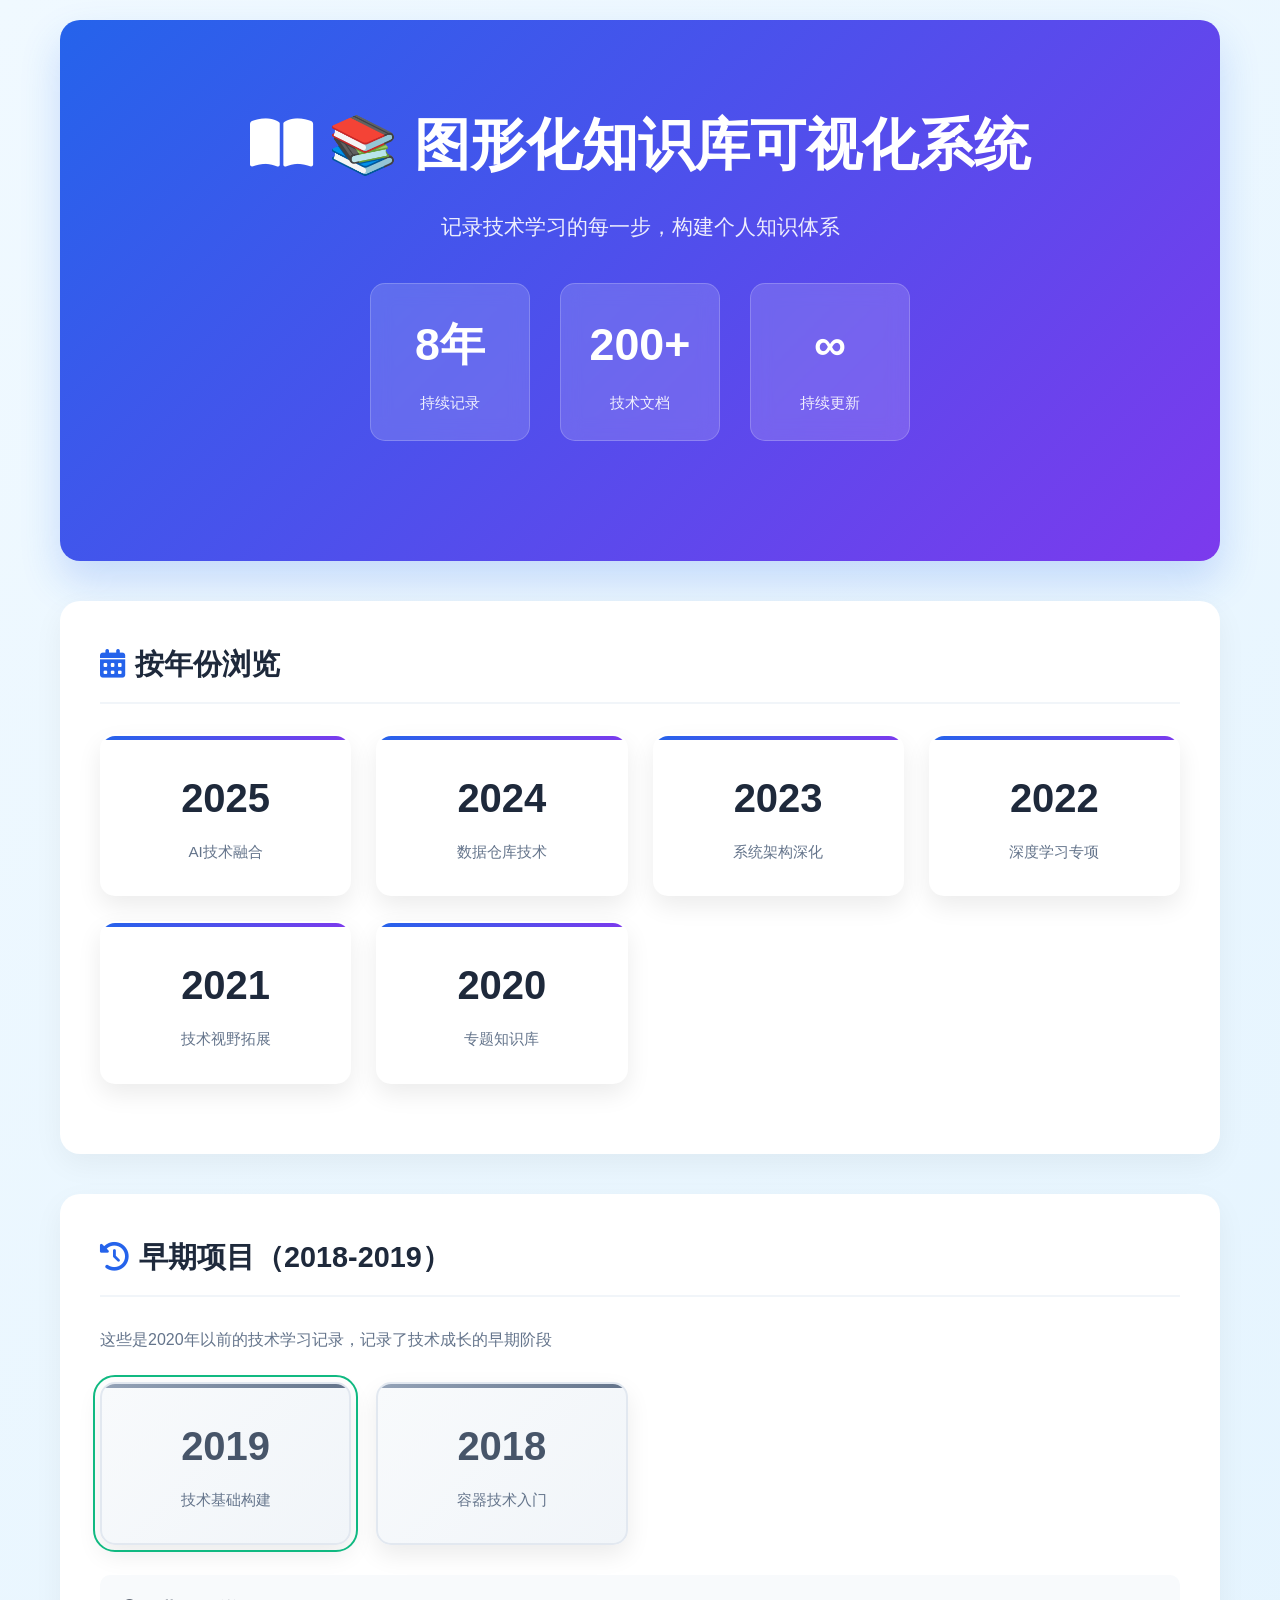
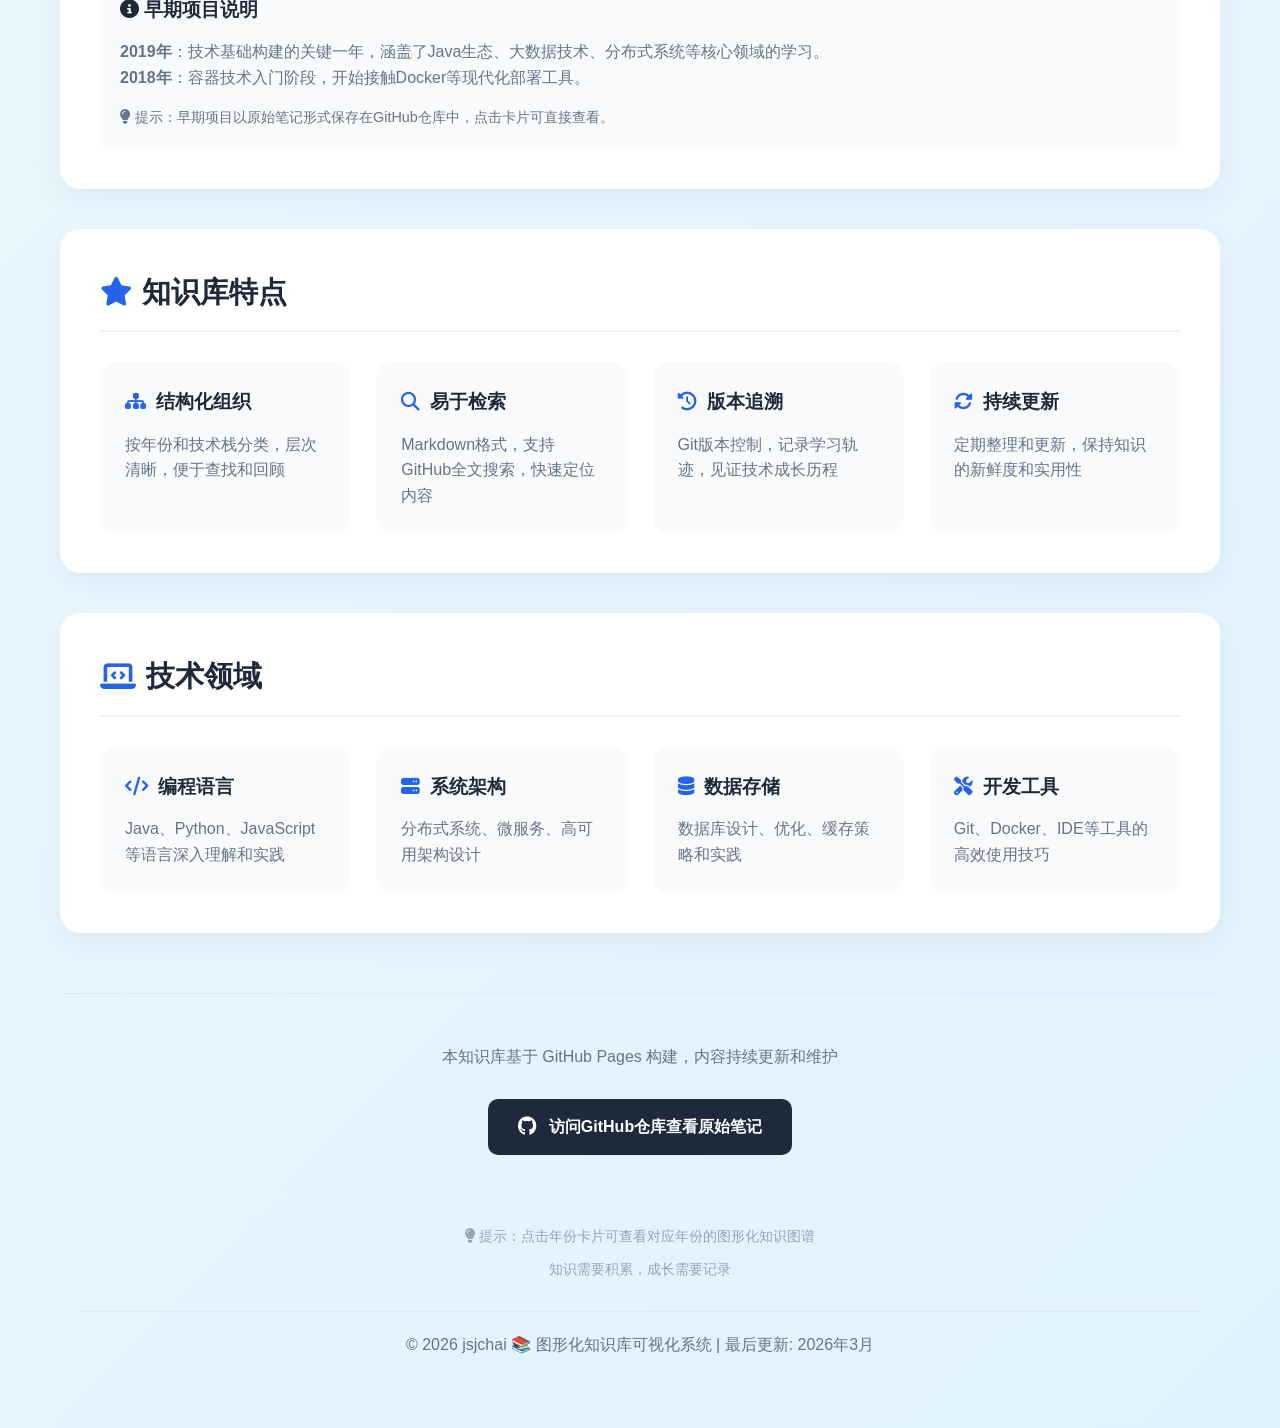
<file: index.html>
<!DOCTYPE html>
<html lang="zh-CN">
<head>
    <meta charset="UTF-8">
    <meta name="viewport" content="width=device-width, initial-scale=1.0">
    <title>📚 jsjchai的图形化知识库可视化系统</title>
    
    <!-- 外部样式表 -->
    <link rel="stylesheet" href="https://cdnjs.cloudflare.com/ajax/libs/font-awesome/6.4.0/css/all.min.css">
    <link rel="stylesheet" href="styles.css">
    
    <!-- 预加载关键资源 -->
    <link rel="preconnect" href="https://fonts.googleapis.com">
    <link rel="preconnect" href="https://fonts.gstatic.com" crossorigin>
</head>
<body>
    <div class="container">
        <!-- 头部 -->
        <header class="hero fade-in">
            <h1><i class="fas fa-book-open"></i> 📚 图形化知识库可视化系统</h1>
            <p class="subtitle">记录技术学习的每一步，构建个人知识体系</p>
            
            <div class="stats">
                <div class="stat-card fade-in delay-1">
                    <div class="stat-number">8年</div>
                    <div class="stat-label">持续记录</div>
                </div>
                <div class="stat-card fade-in delay-2">
                    <div class="stat-number">200+</div>
                    <div class="stat-label">技术文档</div>
                </div>
                <div class="stat-card fade-in delay-3">
                    <div class="stat-number">∞</div>
                    <div class="stat-label">持续更新</div>
                </div>
            </div>
        </header>
        
        <!-- 年份导航 -->
        <section class="section fade-in">
            <h2><i class="fas fa-calendar-alt"></i> 按年份浏览</h2>
            <div class="year-grid">
                <a href="2025.html" class="year-card tooltip">
                    <div class="year-number">2025</div>
                    <div class="year-desc">AI技术融合</div>
                    <span class="tooltip-text">查看2025年知识图谱：Spring AI与最新技术</span>
                </a>
                <a href="2024.html" class="year-card tooltip">
                    <div class="year-number">2024</div>
                    <div class="year-desc">数据仓库技术</div>
                    <span class="tooltip-text">查看2024年知识图谱：数据仓库与数据分析</span>
                </a>
                <a href="2023.html" class="year-card tooltip">
                    <div class="year-number">2023</div>
                    <div class="year-desc">系统架构深化</div>
                    <span class="tooltip-text">查看2023年知识图谱：系统架构与数据库技术</span>
                </a>
                <a href="2022.html" class="year-card tooltip">
                    <div class="year-number">2022</div>
                    <div class="year-desc">深度学习专项</div>
                    <span class="tooltip-text">查看2022年知识图谱：深度学习理论与实践</span>
                </a>
                <a href="2021.html" class="year-card tooltip">
                    <div class="year-number">2021</div>
                    <div class="year-desc">技术视野拓展</div>
                    <span class="tooltip-text">查看2021年知识图谱：架构整洁之道与技术广度</span>
                </a>
                <a href="2020.html" class="year-card tooltip">
                    <div class="year-number">2020</div>
                    <div class="year-desc">专题知识库</div>
                    <span class="tooltip-text">查看2020年完整知识库专题页面</span>
                </a>
            </div>
        </section>
        
        <!-- 早期项目 -->
        <section class="section fade-in">
            <h2><i class="fas fa-history"></i> 早期项目（2018-2019）</h2>
            <p style="margin-bottom: 20px; color: var(--gray);">这些是2020年以前的技术学习记录，记录了技术成长的早期阶段</p>
            
            <div class="year-grid">
                <a href="https://github.com/jsjchai/study-notes/tree/master/2019" class="year-card early-project tooltip" target="_blank">
                    <div class="year-number">2019</div>
                    <div class="year-desc">技术基础构建</div>
                    <span class="tooltip-text">查看2019年学习笔记：Kubernetes、Java、Spring、分布式等</span>
                </a>
                <a href="https://github.com/jsjchai/study-notes/tree/master/2018" class="year-card early-project tooltip" target="_blank">
                    <div class="year-number">2018</div>
                    <div class="year-desc">容器技术入门</div>
                    <span class="tooltip-text">查看2018年学习笔记：Docker、FFmpeg等</span>
                </a>
            </div>
            
            <div style="margin-top: 30px; padding: 20px; background: var(--light); border-radius: 10px;">
                <h3 style="margin-bottom: 15px; color: var(--dark);"><i class="fas fa-info-circle"></i> 早期项目说明</h3>
                <p style="color: var(--gray); line-height: 1.6;">
                    <strong>2019年</strong>：技术基础构建的关键一年，涵盖了Java生态、大数据技术、分布式系统等核心领域的学习。<br>
                    <strong>2018年</strong>：容器技术入门阶段，开始接触Docker等现代化部署工具。
                </p>
                <p style="margin-top: 15px; color: var(--gray); font-size: 0.9em;">
                    <i class="fas fa-lightbulb"></i> 提示：早期项目以原始笔记形式保存在GitHub仓库中，点击卡片可直接查看。
                </p>
            </div>
        </section>
        
        <!-- 知识库特点 -->
        <section class="section fade-in">
            <h2><i class="fas fa-star"></i> 知识库特点</h2>
            <div class="features">
                <div class="feature">
                    <h3><i class="fas fa-sitemap"></i> 结构化组织</h3>
                    <p>按年份和技术栈分类，层次清晰，便于查找和回顾</p>
                </div>
                <div class="feature">
                    <h3><i class="fas fa-search"></i> 易于检索</h3>
                    <p>Markdown格式，支持GitHub全文搜索，快速定位内容</p>
                </div>
                <div class="feature">
                    <h3><i class="fas fa-history"></i> 版本追溯</h3>
                    <p>Git版本控制，记录学习轨迹，见证技术成长历程</p>
                </div>
                <div class="feature">
                    <h3><i class="fas fa-sync-alt"></i> 持续更新</h3>
                    <p>定期整理和更新，保持知识的新鲜度和实用性</p>
                </div>
            </div>
        </section>
        
        <!-- 技术领域 -->
        <section class="section fade-in">
            <h2><i class="fas fa-laptop-code"></i> 技术领域</h2>
            <div class="features">
                <div class="feature">
                    <h3><i class="fas fa-code"></i> 编程语言</h3>
                    <p>Java、Python、JavaScript等语言深入理解和实践</p>
                </div>
                <div class="feature">
                    <h3><i class="fas fa-server"></i> 系统架构</h3>
                    <p>分布式系统、微服务、高可用架构设计</p>
                </div>
                <div class="feature">
                    <h3><i class="fas fa-database"></i> 数据存储</h3>
                    <p>数据库设计、优化、缓存策略和实践</p>
                </div>
                <div class="feature">
                    <h3><i class="fas fa-tools"></i> 开发工具</h3>
                    <p>Git、Docker、IDE等工具的高效使用技巧</p>
                </div>
            </div>
        </section>
        
        <!-- 页脚 -->
        <footer class="fade-in">
            <p>本知识库基于 GitHub Pages 构建，内容持续更新和维护</p>
            <a href="https://github.com/jsjchai/knowledge-graph-visualizer" class="github-btn" target="_blank">
                <i class="fab fa-github"></i>
                访问GitHub仓库查看原始笔记
            </a>
            <div style="margin-top: 40px; font-size: 0.9em; color: #94a3b8;">
                <p><i class="fas fa-lightbulb"></i> 提示：点击年份卡片可查看对应年份的图形化知识图谱</p>
                <p style="margin-top: 10px;">知识需要积累，成长需要记录</p>
            </div>
            <div style="margin-top: 30px; padding-top: 20px; border-top: 1px solid #e2e8f0;">
                <p>© 2026 jsjchai 📚 图形化知识库可视化系统 | 最后更新: 2026年3月</p>
            </div>
        </footer>
    </div>
    
    <!-- 外部JavaScript文件 -->
    <script src="script.js"></script>
    
    <!-- 内联脚本用于调试 -->
    <script>
        // 调试脚本：检查早期项目是否加载
        window.addEventListener('load', function() {
            console.log('页面完全加载完成');
            
            // 检查早期项目部分
            const earlyProjects = document.querySelector('.year-card.early-project');
            if (earlyProjects) {
                console.log('✅ 早期项目卡片已找到:', earlyProjects.textContent.trim());
                console.log('✅ 早期项目卡片数量:', document.querySelectorAll('.year-card.early-project').length);
                
                // 添加调试样式
                earlyProjects.style.outline = '2px solid #10b981';
                earlyProjects.style.outlineOffset = '5px';
                
                setTimeout(() => {
                    earlyProjects.style.outline = '';
                }, 3000);
            } else {
                console.warn('❌ 未找到早期项目卡片');
                
                // 检查CSS是否加载
                const stylesheets = document.styleSheets;
                console.log('加载的样式表数量:', stylesheets.length);
                
                for (let i = 0; i < stylesheets.length; i++) {
                    console.log(`样式表 ${i}:`, stylesheets[i].href || '内联样式');
                }
            }
        });
    </script>
</body>
</html>
</file>
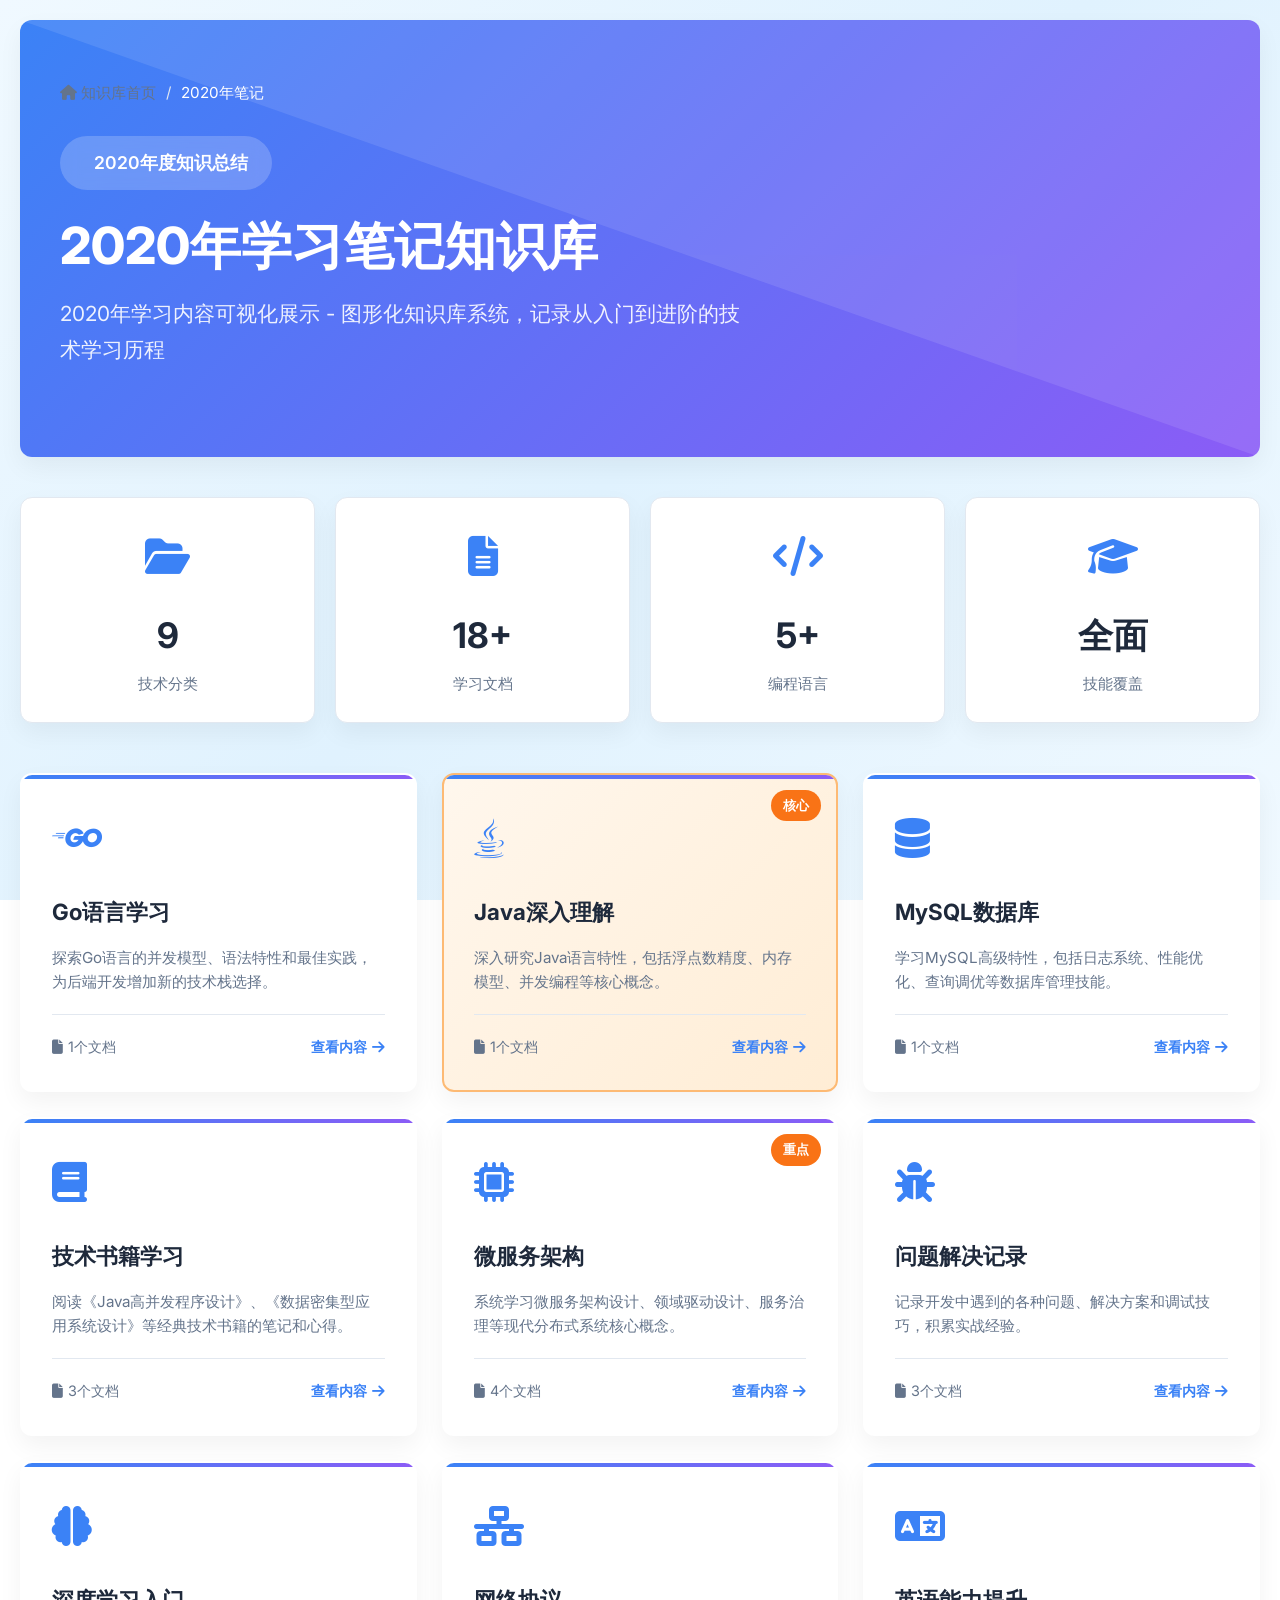
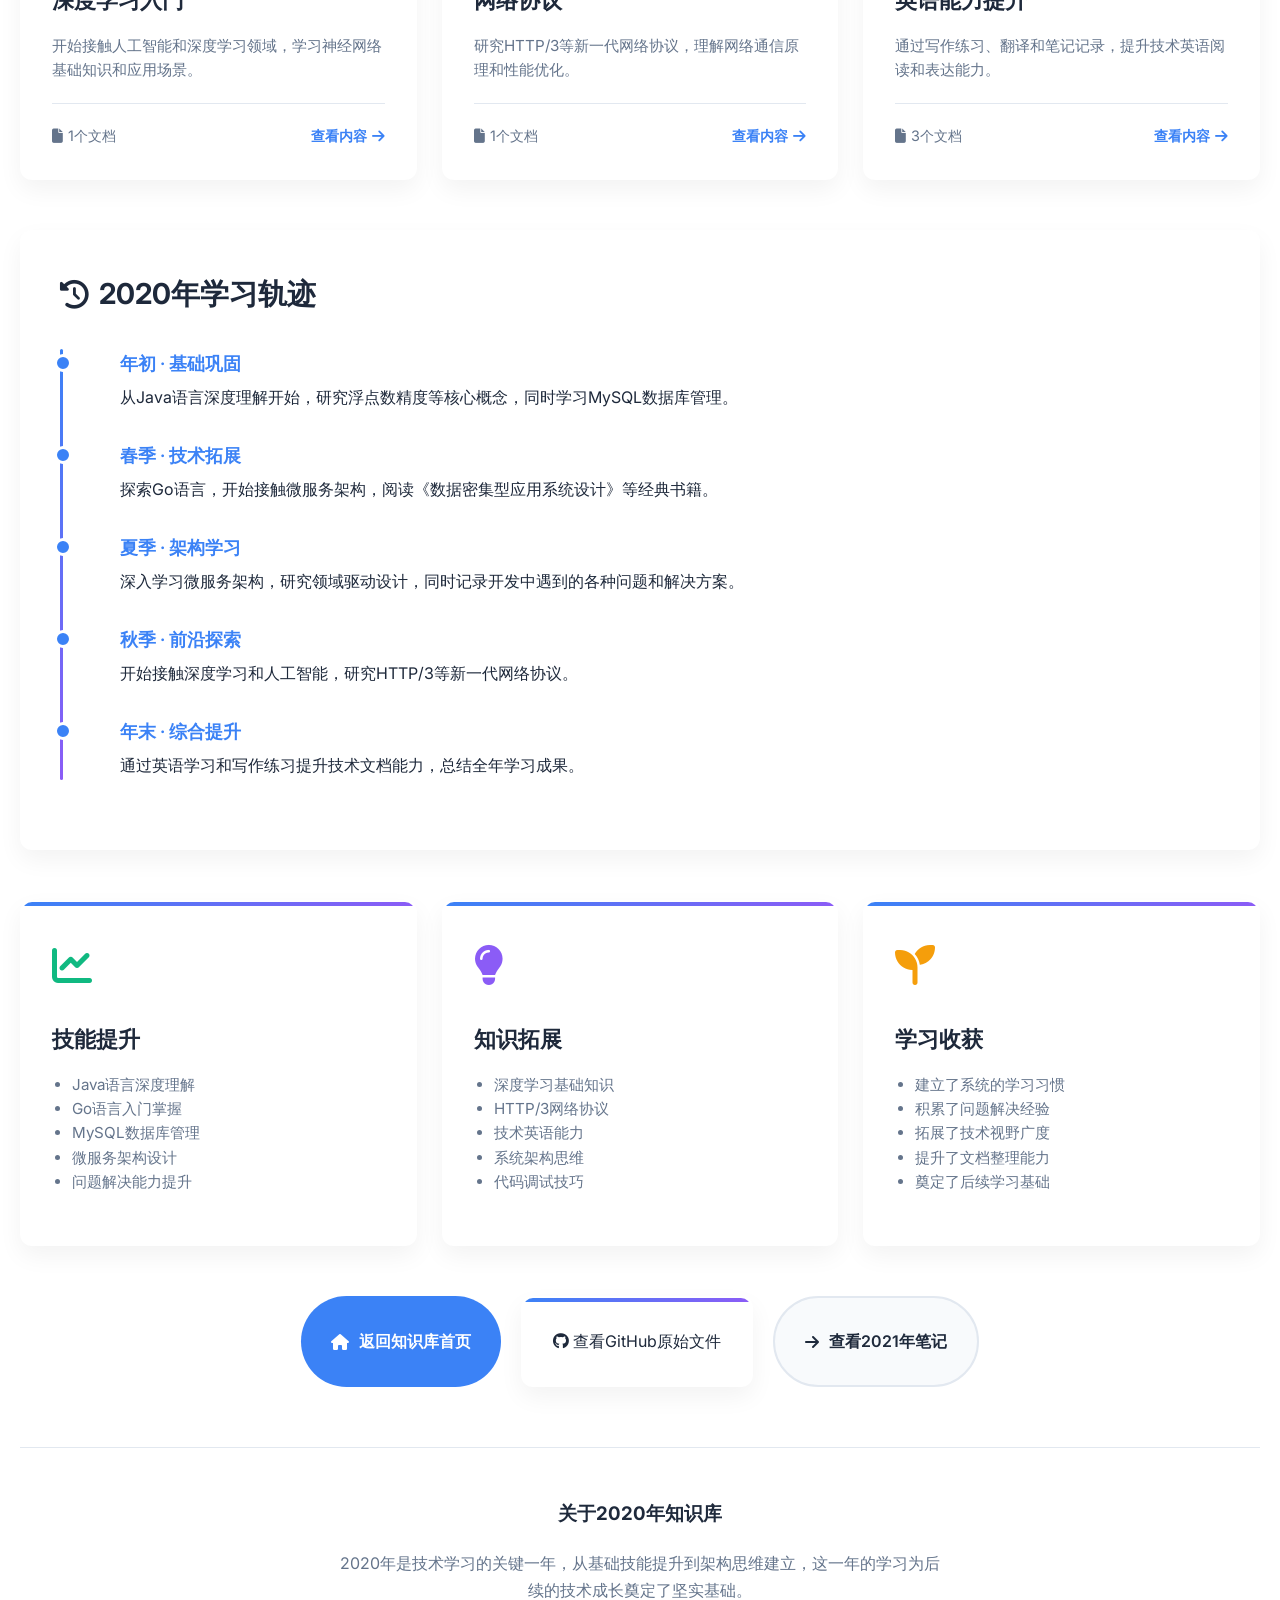
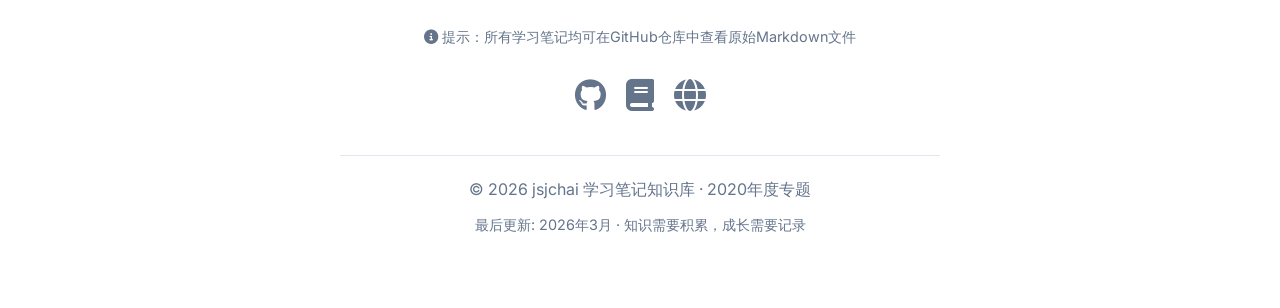
<file: 2020.html>
<!DOCTYPE html>
<html lang="zh-CN">
    <head>
        <meta charset="UTF-8">
        <meta name="viewport" content="width=device-width, initial-scale=1.0">
        <title>📚 2020年知识图谱 - 图形化知识库可视化系统</title>
            <link rel="stylesheet" href="https://cdnjs.cloudflare.com/ajax/libs/font-awesome/6.4.0/css/all.min.css">
            <link href="https://fonts.googleapis.com/css2?family=Inter:wght@300;400;500;600;700&display=swap" rel="stylesheet">
            <style>
                :root {
                --primary: #3b82f6;
                --primary-dark: #2563eb;
                --secondary: #8b5cf6;
                --accent: #10b981;
                --light: #f8fafc;
                --dark: #1e293b;
                --gray: #64748b;
                --gray-light: #e2e8f0;
                --card-bg: #ffffff;
                --shadow: 0 10px 25px rgba(0, 0, 0, 0.05);
                --shadow-hover: 0 20px 40px rgba(0, 0, 0, 0.1);
                --radius: 12px;
                --transition: all 0.3s cubic-bezier(0.4, 0, 0.2, 1);
                }

                * {
                margin: 0;
                padding: 0;
                box-sizing: border-box;
                }

                body {
                font-family: 'Inter', -apple-system, BlinkMacSystemFont, 'Segoe UI', Roboto, sans-serif;
                line-height: 1.7;
                color: var(--dark);
                background: linear-gradient(135deg, #f0f9ff 0%, #e0f2fe 50%, #f0f9ff 100%);
                min-height: 100vh;
                background-attachment: fixed;
                }

                .container {
                max-width: 1400px;
                margin: 0 auto;
                padding: 20px;
                }

                /* 头部样式 */
                .header {
                background: linear-gradient(135deg, var(--primary), var(--secondary));
                color: white;
                border-radius: var(--radius);
                padding: 60px 40px;
                margin-bottom: 40px;
                box-shadow: var(--shadow);
                position: relative;
                overflow: hidden;
                }

                .header::before {
                content: '';
                position: absolute;
                top: 0;
                left: 0;
                right: 0;
                bottom: 0;
                background: url('data:image/svg+xml,<svg xmlns="http://www.w3.org/2000/svg" viewBox="0 0 100 100" preserveAspectRatio="none" opacity="0.1"><path d="M0,0 L100,0 L100,100 Z" fill="white"/></svg>');
                background-size: cover;
                }

                .header-content {
                position: relative;
                z-index: 1;
                }

                .year-badge {
                display: inline-flex;
                align-items: center;
                gap: 10px;
                background: rgba(255, 255, 255, 0.2);
                backdrop-filter: blur(10px);
                padding: 12px 24px;
                border-radius: 50px;
                margin-bottom: 25px;
                font-weight: 600;
                font-size: 1.1em;
                }

                .year-badge i {
                font-size: 1.2em;
                }

                h1 {
                font-size: 3.2em;
                font-weight: 800;
                margin-bottom: 20px;
                line-height: 1.2;
                }

                .subtitle {
                font-size: 1.3em;
                opacity: 0.9;
                max-width: 700px;
                margin-bottom: 30px;
                }

                /* 导航面包屑 */
                .breadcrumb {
                display: flex;
                align-items: center;
                gap: 10px;
                margin-bottom: 30px;
                font-size: 0.95em;
                }

                .breadcrumb a {
                color: var(--gray);
                text-decoration: none;
                transition: var(--transition);
                }

                .breadcrumb a:hover {
                color: var(--primary);
                }

                .breadcrumb .separator {
                color: var(--gray-light);
                }

                /* 统计卡片 */
                .stats-grid {
                display: grid;
                grid-template-columns: repeat(auto-fit, minmax(200px, 1fr));
                gap: 20px;
                margin: 40px 0;
                }

                .stat-card {
                background: var(--card-bg);
                border-radius: var(--radius);
                padding: 25px;
                box-shadow: var(--shadow);
                transition: var(--transition);
                border: 1px solid var(--gray-light);
                text-align: center;
                }

                .stat-card:hover {
                transform: translateY(-5px);
                box-shadow: var(--shadow-hover);
                border-color: var(--primary);
                }

                .stat-icon {
                font-size: 2.5em;
                color: var(--primary);
                margin-bottom: 15px;
                }

                .stat-number {
                font-size: 2.2em;
                font-weight: 700;
                color: var(--dark);
                margin-bottom: 5px;
                }

                .stat-label {
                color: var(--gray);
                font-size: 0.95em;
                }

                /* 分类网格 */
                .categories-grid {
                display: grid;
                grid-template-columns: repeat(auto-fill, minmax(300px, 1fr));
                gap: 25px;
                margin: 50px 0;
                }

                .category-card {
                background: var(--card-bg);
                border-radius: var(--radius);
                padding: 30px;
                box-shadow: var(--shadow);
                transition: var(--transition);
                border: 2px solid transparent;
                position: relative;
                overflow: hidden;
                text-decoration: none;
                color: inherit;
                }

                .category-card::before {
                content: '';
                position: absolute;
                top: 0;
                left: 0;
                right: 0;
                height: 4px;
                background: linear-gradient(90deg, var(--primary), var(--secondary));
                transition: var(--transition);
                }

                .category-card:hover {
                transform: translateY(-8px);
                box-shadow: var(--shadow-hover);
                border-color: var(--primary);
                }

                .category-card:hover::before {
                height: 6px;
                }

                .category-icon {
                font-size: 2.5em;
                color: var(--primary);
                margin-bottom: 20px;
                }

                .category-title {
                font-size: 1.4em;
                font-weight: 700;
                margin-bottom: 15px;
                color: var(--dark);
                }

                .category-desc {
                color: var(--gray);
                margin-bottom: 20px;
                font-size: 0.95em;
                line-height: 1.6;
                }

                .category-meta {
                display: flex;
                justify-content: space-between;
                align-items: center;
                margin-top: 20px;
                padding-top: 20px;
                border-top: 1px solid var(--gray-light);
                font-size: 0.9em;
                }

                .file-count {
                display: flex;
                align-items: center;
                gap: 5px;
                color: var(--gray);
                }

                .view-link {
                color: var(--primary);
                text-decoration: none;
                font-weight: 600;
                display: flex;
                align-items: center;
                gap: 5px;
                transition: var(--transition);
                }

                .view-link:hover {
                color: var(--primary-dark);
                gap: 8px;
                }

                /* 时间线 */
                .timeline-section {
                background: var(--card-bg);
                border-radius: var(--radius);
                padding: 40px;
                margin: 50px 0;
                box-shadow: var(--shadow);
                }

                .timeline-title {
                font-size: 1.8em;
                font-weight: 700;
                margin-bottom: 30px;
                color: var(--dark);
                display: flex;
                align-items: center;
                gap: 10px;
                }

                .timeline {
                position: relative;
                padding-left: 30px;
                }

                .timeline::before {
                content: '';
                position: absolute;
                left: 0;
                top: 0;
                bottom: 0;
                width: 3px;
                background: linear-gradient(to bottom, var(--primary), var(--secondary));
                border-radius: 3px;
                }

                .timeline-item {
                position: relative;
                margin-bottom: 30px;
                padding-left: 30px;
                }

                .timeline-item::before {
                content: '';
                position: absolute;
                left: -36px;
                top: 5px;
                width: 12px;
                height: 12px;
                border-radius: 50%;
                background: var(--primary);
                border: 3px solid white;
                box-shadow: 0 0 0 3px var(--primary-light);
                }

                .timeline-date {
                font-weight: 600;
                color: var(--primary);
                margin-bottom: 5px;
                font-size: 1.1em;
                }

                .timeline-content {
                color: var(--dark);
                }

                /* 页脚 */
                .footer {
                text-align: center;
                padding: 50px 20px;
                color: var(--gray);
                margin-top: 60px;
                border-top: 1px solid var(--gray-light);
                }

                .nav-buttons {
                display: flex;
                justify-content: center;
                gap: 20px;
                margin: 30px 0;
                flex-wrap: wrap;
                }

                .nav-button {
                display: inline-flex;
                align-items: center;
                gap: 10px;
                padding: 15px 30px;
                border-radius: 50px;
                text-decoration: none;
                font-weight: 600;
                transition: var(--transition);
                }

                .nav-button.primary {
                background: var(--primary);
                color: white;
                }

                .nav-button.primary:hover {
                background: var(--primary-dark);
                transform: translateY(-3px);
                box-shadow: 0 10px 20px rgba(59, 130, 246, 0.3);
                }

                .nav-button.secondary {
                background: var(--light);
                color: var(--dark);
                border: 2px solid var(--gray-light);
                }

                .nav-button.secondary:hover {
                border-color: var(--primary);
                color: var(--primary);
                transform: translateY(-3px);
                }

                /* 响应式设计 */
                @media (max-width: 1024px) {
                .categories-grid {
                grid-template-columns: repeat(auto-fill, minmax(280px, 1fr));
                }
                }

                @media (max-width: 768px) {
                .header {
                padding: 40px 20px;
                }

                h1 {
                font-size: 2.5em;
                }

                .subtitle {
                font-size: 1.1em;
                }

                .categories-grid {
                grid-template-columns: 1fr;
                }

                .stats-grid {
                grid-template-columns: repeat(2, 1fr);
                }

                .timeline-section {
                padding: 25px;
                }
                }

                @media (max-width: 480px) {
                .stats-grid {
                grid-template-columns: 1fr;
                }

                .nav-buttons {
                flex-direction: column;
                align-items: stretch;
                }

                .nav-button {
                justify-content: center;
                }
                }

                /* 动画效果 */
                @keyframes fadeInUp {
                from {
                opacity: 0;
                transform: translateY(30px);
                }
                to {
                opacity: 1;
                transform: translateY(0);
                }
                }

                .animate {
                animation: fadeInUp 0.6s ease-out;
                }

                .delay-1 { animation-delay: 0.1s; }
                .delay-2 { animation-delay: 0.2s; }
                .delay-3 { animation-delay: 0.3s; }

                /* 工具提示 */
                .tooltip {
                position: relative;
                cursor: help;
                }

                .tooltip-text {
                visibility: hidden;
                position: absolute;
                z-index: 100;
                bottom: 125%;
                left: 50%;
                transform: translateX(-50%);
                background: var(--dark);
                color: white;
                padding: 10px 15px;
                border-radius: 6px;
                font-size: 0.9em;
                width: 250px;
                text-align: center;
                opacity: 0;
                transition: opacity 0.3s;
                box-shadow: 0 5px 15px rgba(0, 0, 0, 0.2);
                }

                .tooltip-text::after {
                content: '';
                position: absolute;
                top: 100%;
                left: 50%;
                transform: translateX(-50%);
                border-width: 6px;
                border-style: solid;
                border-color: var(--dark) transparent transparent transparent;
                }

                .tooltip:hover .tooltip-text {
                visibility: visible;
                opacity: 1;
                }

                /* 高亮卡片 */
                .highlight-card {
                background: linear-gradient(135deg, #fff7ed, #ffedd5);
                border: 2px solid #fdba74;
                position: relative;
                }

                .highlight-badge {
                position: absolute;
                top: 15px;
                right: 15px;
                background: #f97316;
                color: white;
                padding: 5px 12px;
                border-radius: 20px;
                font-size: 0.8em;
                font-weight: 600;
                }
            </style>
        </head>
        <body>
            <div class="container">
                <!-- 头部 -->
                <header class="header animate">
                    <div class="header-content">
                        <div class="breadcrumb">
                            <a href="https://jsjchai.github.io/study-notes/"><i class="fas fa-home"></i> 知识库首页</a>
                                <span class="separator">/</span>
                                    <span>2020年笔记</span>
                                    </div>

                                    <div class="year-badge">
                                        <i class="fas fa-calendar-star"></i>
                                            <span>2020年度知识总结</span>
                                            </div>

                                            <h1>2020年学习笔记知识库</h1>
                                                <p class="subtitle">2020年学习内容可视化展示 - 图形化知识库系统，记录从入门到进阶的技术学习历程</p>
                                                </div>
                                            </header>

                                            <!-- 统计信息 -->
                                            <div class="stats-grid">
                                                <div class="stat-card animate delay-1">
                                                    <div class="stat-icon">
                                                        <i class="fas fa-folder-open"></i>
                                                        </div>
                                                        <div class="stat-number">9</div>
                                                            <div class="stat-label">技术分类</div>
                                                            </div>

                                                            <div class="stat-card animate delay-2">
                                                                <div class="stat-icon">
                                                                    <i class="fas fa-file-alt"></i>
                                                                    </div>
                                                                    <div class="stat-number">18+</div>
                                                                        <div class="stat-label">学习文档</div>
                                                                        </div>

                                                                        <div class="stat-card animate delay-3">
                                                                            <div class="stat-icon">
                                                                                <i class="fas fa-code"></i>
                                                                                </div>
                                                                                <div class="stat-number">5+</div>
                                                                                    <div class="stat-label">编程语言</div>
                                                                                    </div>

                                                                                    <div class="stat-card animate">
                                                                                        <div class="stat-icon">
                                                                                            <i class="fas fa-graduation-cap"></i>
                                                                                            </div>
                                                                                            <div class="stat-number">全面</div>
                                                                                                <div class="stat-label">技能覆盖</div>
                                                                                                </div>
                                                                                            </div>

                                                                                            <!-- 分类网格 -->
                                                                                            <div class="categories-grid">
                                                                                                <!-- Go语言 -->
                                                                                                <div class="category-card">
                                                                                                    <div class="category-icon">
                                                                                                        <i class="fab fa-golang"></i>
                                                                                                        </div>
                                                                                                        <div class="category-title">Go语言学习</div>
                                                                                                            <div class="category-desc">
                                                                                                                探索Go语言的并发模型、语法特性和最佳实践，为后端开发增加新的技术栈选择。
                                                                                                            </div>
                                                                                                            <div class="category-meta">
                                                                                                                <div class="file-count">
                                                                                                                    <i class="fas fa-file"></i>
                                                                                                                        <span>1个文档</span>
                                                                                                                        </div>
                                                                                                                        <div class="view-link">
                                                                                                                            <span>查看内容</span>
                                                                                                                                <i class="fas fa-arrow-right"></i>
                                                                                                                                </div>
                                                                                                                            </div>
                                                                                                                        </div>

                                                                                                                        <!-- Java -->
                                                                                                                        <a href="httpsgithub.com/jsjchai/study-notes/tree/master/2020/java" class="category-card animate delay-2 highlight-card" target="_blank">
                                                                                                                            <div class="highlight-badge">核心</div>
                                                                                                                                <div class="category-icon">
                                                                                                                                    <i class="fab fa-java"></i>
                                                                                                                                    </div>
                                                                                                                                    <div class="category-title">Java深入理解</div>
                                                                                                                                        <div class="category-desc">
                                                                                                                                            深入研究Java语言特性，包括浮点数精度、内存模型、并发编程等核心概念。
                                                                                                                                        </div>
                                                                                                                                        <div class="category-meta">
                                                                                                                                            <div class="file-count">
                                                                                                                                                <i class="fas fa-file"></i>
                                                                                                                                                    <span>1个文档</span>
                                                                                                                                                    </div>
                                                                                                                                                    <div class="view-link">
                                                                                                                                                        <span>查看内容</span>
                                                                                                                                                            <i class="fas fa-arrow-right"></i>
                                                                                                                                                            </div>
                                                                                                                                                        </div>
                                                                                                                                                    </a>

                                                                                                                                                    <!-- MySQL -->
                                                                                                                                                    <div class="category-card">
                                                                                                                                                        <div class="category-icon">
                                                                                                                                                            <i class="fas fa-database"></i>
                                                                                                                                                            </div>
                                                                                                                                                            <div class="category-title">MySQL数据库</div>
                                                                                                                                                                <div class="category-desc">
                                                                                                                                                                    学习MySQL高级特性，包括日志系统、性能优化、查询调优等数据库管理技能。
                                                                                                                                                                </div>
                                                                                                                                                                <div class="category-meta">
                                                                                                                                                                    <div class="file-count">
                                                                                                                                                                        <i class="fas fa-file"></i>
                                                                                                                                                                            <span>1个文档</span>
                                                                                                                                                                            </div>
                                                                                                                                                                            <div class="view-link">
                                                                                                                                                                                <span>查看内容</span>
                                                                                                                                                                                    <i class="fas fa-arrow-right"></i>
                                                                                                                                                                                    </div>
                                                                                                                                                                                </div>
                                                                                                                                                                            </div>

                                                                                                                                                                            <!-- 书籍 -->
                                                                                                                                                                            <div class="category-card">
                                                                                                                                                                                <div class="category-icon">
                                                                                                                                                                                    <i class="fas fa-book"></i>
                                                                                                                                                                                    </div>
                                                                                                                                                                                    <div class="category-title">技术书籍学习</div>
                                                                                                                                                                                        <div class="category-desc">
                                                                                                                                                                                            阅读《Java高并发程序设计》、《数据密集型应用系统设计》等经典技术书籍的笔记和心得。
                                                                                                                                                                                        </div>
                                                                                                                                                                                        <div class="category-meta">
                                                                                                                                                                                            <div class="file-count">
                                                                                                                                                                                                <i class="fas fa-file"></i>
                                                                                                                                                                                                    <span>3个文档</span>
                                                                                                                                                                                                    </div>
                                                                                                                                                                                                    <div class="view-link">
                                                                                                                                                                                                        <span>查看内容</span>
                                                                                                                                                                                                            <i class="fas fa-arrow-right"></i>
                                                                                                                                                                                                            </div>
                                                                                                                                                                                                        </div>
                                                                                                                                                                                                    </div>

                                                                                                                                                                                                    <!-- 微服务 -->
                                                                                                                                                                                                    <div class="category-card">
                                                                                                                                                                                                        <div class="highlight-badge">重点</div>
                                                                                                                                                                                                            <div class="category-icon">
                                                                                                                                                                                                                <i class="fas fa-microchip"></i>
                                                                                                                                                                                                                </div>
                                                                                                                                                                                                                <div class="category-title">微服务架构</div>
                                                                                                                                                                                                                    <div class="category-desc">
                                                                                                                                                                                                                        系统学习微服务架构设计、领域驱动设计、服务治理等现代分布式系统核心概念。
                                                                                                                                                                                                                    </div>
                                                                                                                                                                                                                    <div class="category-meta">
                                                                                                                                                                                                                        <div class="file-count">
                                                                                                                                                                                                                            <i class="fas fa-file"></i>
                                                                                                                                                                                                                                <span>4个文档</span>
                                                                                                                                                                                                                                </div>
                                                                                                                                                                                                                                <div class="view-link">
                                                                                                                                                                                                                                    <span>查看内容</span>
                                                                                                                                                                                                                                        <i class="fas fa-arrow-right"></i>
                                                                                                                                                                                                                                        </div>
                                                                                                                                                                                                                                    </div>
                                                                                                                                                                                                                                </div>

                                                                                                                                                                                                                                <!-- 日常bug记录 -->
                                                                                                                                                                                                                                <div class="category-card">
                                                                                                                                                                                                                                    <div class="category-icon">
                                                                                                                                                                                                                                        <i class="fas fa-bug"></i>
                                                                                                                                                                                                                                        </div>
                                                                                                                                                                                                                                        <div class="category-title">问题解决记录</div>
                                                                                                                                                                                                                                            <div class="category-desc">
                                                                                                                                                                                                                                                记录开发中遇到的各种问题、解决方案和调试技巧，积累实战经验。
                                                                                                                                                                                                                                            </div>
                                                                                                                                                                                                                                            <div class="category-meta">
                                                                                                                                                                                                                                                <div class="file-count">
                                                                                                                                                                                                                                                    <i class="fas fa-file"></i>
                                                                                                                                                                                                                                                        <span>3个文档</span>
                                                                                                                                                                                                                                                        </div>
                                                                                                                                                                                                                                                        <div class="view-link">
                                                                                                                                                                                                                                                            <span>查看内容</span>
                                                                                                                                                                                                                                                                <i class="fas fa-arrow-right"></i>
                                                                                                                                                                                                                                                                </div>
                                                                                                                                                                                                                                                            </div>
                                                                                                                                                                                                                                                        </div>

                                                                                                                                                                                                                                                        <!-- 深度学习 -->
                                                                                                                                                                                                                                                        <div class="category-card">
                                                                                                                                                                                                                                                            <div class="category-icon">
                                                                                                                                                                                                                                                                <i class="fas fa-brain"></i>
                                                                                                                                                                                                                                                                </div>
                                                                                                                                                                                                                                                                <div class="category-title">深度学习入门</div>
                                                                                                                                                                                                                                                                    <div class="category-desc">
                                                                                                                                                                                                                                                                        开始接触人工智能和深度学习领域，学习神经网络基础知识和应用场景。
                                                                                                                                                                                                                                                                    </div>
                                                                                                                                                                                                                                                                    <div class="category-meta">
                                                                                                                                                                                                                                                                        <div class="file-count">
                                                                                                                                                                                                                                                                            <i class="fas fa-file"></i>
                                                                                                                                                                                                                                                                                <span>1个文档</span>
                                                                                                                                                                                                                                                                                </div>
                                                                                                                                                                                                                                                                                <div class="view-link">
                                                                                                                                                                                                                                                                                    <span>查看内容</span>
                                                                                                                                                                                                                                                                                        <i class="fas fa-arrow-right"></i>
                                                                                                                                                                                                                                                                                        </div>
                                                                                                                                                                                                                                                                                    </div>
                                                                                                                                                                                                                                                                                </div>

                                                                                                                                                                                                                                                                                <!-- 网络 -->
                                                                                                                                                                                                                                                                                <div class="category-card">
                                                                                                                                                                                                                                                                                    <div class="category-icon">
                                                                                                                                                                                                                                                                                        <i class="fas fa-network-wired"></i>
                                                                                                                                                                                                                                                                                        </div>
                                                                                                                                                                                                                                                                                        <div class="category-title">网络协议</div>
                                                                                                                                                                                                                                                                                            <div class="category-desc">
                                                                                                                                                                                                                                                                                                研究HTTP/3等新一代网络协议，理解网络通信原理和性能优化。
                                                                                                                                                                                                                                                                                            </div>
                                                                                                                                                                                                                                                                                            <div class="category-meta">
                                                                                                                                                                                                                                                                                                <div class="file-count">
                                                                                                                                                                                                                                                                                                    <i class="fas fa-file"></i>
                                                                                                                                                                                                                                                                                                        <span>1个文档</span>
                                                                                                                                                                                                                                                                                                        </div>
                                                                                                                                                                                                                                                                                                        <div class="view-link">
                                                                                                                                                                                                                                                                                                            <span>查看内容</span>
                                                                                                                                                                                                                                                                                                                <i class="fas fa-arrow-right"></i>
                                                                                                                                                                                                                                                                                                                </div>
                                                                                                                                                                                                                                                                                                            </div>
                                                                                                                                                                                                                                                                                                        </div>

                                                                                                                                                                                                                                                                                                        <!-- 英语 -->
                                                                                                                                                                                                                                                                                                        <div class="category-card">
                                                                                                                                                                                                                                                                                                            <div class="category-icon">
                                                                                                                                                                                                                                                                                                                <i class="fas fa-language"></i>
                                                                                                                                                                                                                                                                                                                </div>
                                                                                                                                                                                                                                                                                                                <div class="category-title">英语能力提升</div>
                                                                                                                                                                                                                                                                                                                    <div class="category-desc">
                                                                                                                                                                                                                                                                                                                        通过写作练习、翻译和笔记记录，提升技术英语阅读和表达能力。
                                                                                                                                                                                                                                                                                                                    </div>
                                                                                                                                                                                                                                                                                                                    <div class="category-meta">
                                                                                                                                                                                                                                                                                                                        <div class="file-count">
                                                                                                                                                                                                                                                                                                                            <i class="fas fa-file"></i>
                                                                                                                                                                                                                                                                                                                                <span>3个文档</span>
                                                                                                                                                                                                                                                                                                                                </div>
                                                                                                                                                                                                                                                                                                                                <div class="view-link">
                                                                                                                                                                                                                                                                                                                                    <span>查看内容</span>
                                                                                                                                                                                                                                                                                                                                        <i class="fas fa-arrow-right"></i>
                                                                                                                                                                                                                                                                                                                                        </div>
                                                                                                                                                                                                                                                                                                                                    </div>
                                                                                                                                                                                                                                                                                                                                </div>
                                                                                                                                                                                                                                                                                                                            </div>

                                                                                                                                                                                                                                                                                                                            <!-- 学习时间线 -->
                                                                                                                                                                                                                                                                                                                            <section class="timeline-section animate">
                                                                                                                                                                                                                                                                                                                                <h2 class="timeline-title">
                                                                                                                                                                                                                                                                                                                                    <i class="fas fa-history"></i>
                                                                                                                                                                                                                                                                                                                                        2020年学习轨迹
                                                                                                                                                                                                                                                                                                                                    </h2>
                                                                                                                                                                                                                                                                                                                                    <div class="timeline">
                                                                                                                                                                                                                                                                                                                                        <div class="timeline-item">
                                                                                                                                                                                                                                                                                                                                            <div class="timeline-date">年初 · 基础巩固</div>
                                                                                                                                                                                                                                                                                                                                                <div class="timeline-content">
                                                                                                                                                                                                                                                                                                                                                    从Java语言深度理解开始，研究浮点数精度等核心概念，同时学习MySQL数据库管理。
                                                                                                                                                                                                                                                                                                                                                </div>
                                                                                                                                                                                                                                                                                                                                            </div>

                                                                                                                                                                                                                                                                                                                                            <div class="timeline-item">
                                                                                                                                                                                                                                                                                                                                                <div class="timeline-date">春季 · 技术拓展</div>
                                                                                                                                                                                                                                                                                                                                                    <div class="timeline-content">
                                                                                                                                                                                                                                                                                                                                                        探索Go语言，开始接触微服务架构，阅读《数据密集型应用系统设计》等经典书籍。
                                                                                                                                                                                                                                                                                                                                                    </div>
                                                                                                                                                                                                                                                                                                                                                </div>

                                                                                                                                                                                                                                                                                                                                                <div class="timeline-item">
                                                                                                                                                                                                                                                                                                                                                    <div class="timeline-date">夏季 · 架构学习</div>
                                                                                                                                                                                                                                                                                                                                                        <div class="timeline-content">
                                                                                                                                                                                                                                                                                                                                                            深入学习微服务架构，研究领域驱动设计，同时记录开发中遇到的各种问题和解决方案。
                                                                                                                                                                                                                                                                                                                                                        </div>
                                                                                                                                                                                                                                                                                                                                                    </div>

                                                                                                                                                                                                                                                                                                                                                    <div class="timeline-item">
                                                                                                                                                                                                                                                                                                                                                        <div class="timeline-date">秋季 · 前沿探索</div>
                                                                                                                                                                                                                                                                                                                                                            <div class="timeline-content">
                                                                                                                                                                                                                                                                                                                                                                开始接触深度学习和人工智能，研究HTTP/3等新一代网络协议。
                                                                                                                                                                                                                                                                                                                                                            </div>
                                                                                                                                                                                                                                                                                                                                                        </div>

                                                                                                                                                                                                                                                                                                                                                        <div class="timeline-item">
                                                                                                                                                                                                                                                                                                                                                            <div class="timeline-date">年末 · 综合提升</div>
                                                                                                                                                                                                                                                                                                                                                                <div class="timeline-content">
                                                                                                                                                                                                                                                                                                                                                                    通过英语学习和写作练习提升技术文档能力，总结全年学习成果。
                                                                                                                                                                                                                                                                                                                                                                </div>
                                                                                                                                                                                                                                                                                                                                                            </div>
                                                                                                                                                                                                                                                                                                                                                        </div>
                                                                                                                                                                                                                                                                                                                                                    </section>

                                                                                                                                                                                                                                                                                                                                                    <!-- 学习成果总结 -->
                                                                                                                                                                                                                                                                                                                                                    <div class="categories-grid">
                                                                                                                                                                                                                                                                                                                                                        <div class="category-card animate">
                                                                                                                                                                                                                                                                                                                                                            <div class="category-icon" style="color: #10b981;">
                                                                                                                                                                                                                                                                                                                                                                <i class="fas fa-chart-line"></i>
                                                                                                                                                                                                                                                                                                                                                                </div>
                                                                                                                                                                                                                                                                                                                                                                <div class="category-title">技能提升</div>
                                                                                                                                                                                                                                                                                                                                                                    <div class="category-desc">
                                                                                                                                                                                                                                                                                                                                                                        <ul style="padding-left: 20px; margin-top: 10px;">
                                                                                                                                                                                                                                                                                                                                                                            <li>Java语言深度理解</li>
                                                                                                                                                                                                                                                                                                                                                                                <li>Go语言入门掌握</li>
                                                                                                                                                                                                                                                                                                                                                                                    <li>MySQL数据库管理</li>
                                                                                                                                                                                                                                                                                                                                                                                        <li>微服务架构设计</li>
                                                                                                                                                                                                                                                                                                                                                                                            <li>问题解决能力提升</li>
                                                                                                                                                                                                                                                                                                                                                                                            </ul>
                                                                                                                                                                                                                                                                                                                                                                                        </div>
                                                                                                                                                                                                                                                                                                                                                                                    </div>

                                                                                                                                                                                                                                                                                                                                                                                    <div class="category-card animate delay-1">
                                                                                                                                                                                                                                                                                                                                                                                        <div class="category-icon" style="color: #8b5cf6;">
                                                                                                                                                                                                                                                                                                                                                                                            <i class="fas fa-lightbulb"></i>
                                                                                                                                                                                                                                                                                                                                                                                            </div>
                                                                                                                                                                                                                                                                                                                                                                                            <div class="category-title">知识拓展</div>
                                                                                                                                                                                                                                                                                                                                                                                                <div class="category-desc">
                                                                                                                                                                                                                                                                                                                                                                                                    <ul style="padding-left: 20px; margin-top: 10px;">
                                                                                                                                                                                                                                                                                                                                                                                                        <li>深度学习基础知识</li>
                                                                                                                                                                                                                                                                                                                                                                                                            <li>HTTP/3网络协议</li>
                                                                                                                                                                                                                                                                                                                                                                                                                <li>技术英语能力</li>
                                                                                                                                                                                                                                                                                                                                                                                                                    <li>系统架构思维</li>
                                                                                                                                                                                                                                                                                                                                                                                                                        <li>代码调试技巧</li>
                                                                                                                                                                                                                                                                                                                                                                                                                        </ul>
                                                                                                                                                                                                                                                                                                                                                                                                                    </div>
                                                                                                                                                                                                                                                                                                                                                                                                                </div>

                                                                                                                                                                                                                                                                                                                                                                                                                <div class="category-card animate delay-2">
                                                                                                                                                                                                                                                                                                                                                                                                                    <div class="category-icon" style="color: #f59e0b;">
                                                                                                                                                                                                                                                                                                                                                                                                                        <i class="fas fa-seedling"></i>
                                                                                                                                                                                                                                                                                                                                                                                                                        </div>
                                                                                                                                                                                                                                                                                                                                                                                                                        <div class="category-title">学习收获</div>
                                                                                                                                                                                                                                                                                                                                                                                                                            <div class="category-desc">
                                                                                                                                                                                                                                                                                                                                                                                                                                <ul style="padding-left: 20px; margin-top: 10px;">
                                                                                                                                                                                                                                                                                                                                                                                                                                    <li>建立了系统的学习习惯</li>
                                                                                                                                                                                                                                                                                                                                                                                                                                        <li>积累了问题解决经验</li>
                                                                                                                                                                                                                                                                                                                                                                                                                                            <li>拓展了技术视野广度</li>
                                                                                                                                                                                                                                                                                                                                                                                                                                                <li>提升了文档整理能力</li>
                                                                                                                                                                                                                                                                                                                                                                                                                                                    <li>奠定了后续学习基础</li>
                                                                                                                                                                                                                                                                                                                                                                                                                                                    </ul>
                                                                                                                                                                                                                                                                                                                                                                                                                                                </div>
                                                                                                                                                                                                                                                                                                                                                                                                                                            </div>
                                                                                                                                                                                                                                                                                                                                                                                                                                        </div>

                                                                                                                                                                                                                                                                                                                                                                                                                                        <!-- 导航按钮 -->
                                                                                                                                                                                                                                                                                                                                                                                                                                        <div class="nav-buttons">
                                                                                                                                                                                                                                                                                                                                                                                                                                            <a href="https://jsjchai.github.io/study-notes/" class="nav-button primary">
                                                                                                                                                                                                                                                                                                                                                                                                                                                <i class="fas fa-home"></i>
                                                                                                                                                                                                                                                                                                                                                                                                                                                    返回知识库首页
                                                                                                                                                                                                                                                                                                                                                                                                                                                </a>

                                                                                                                                                                                                                                                                                                                                                                                                                                                <div class="category-card">
                                                                                                                                                                                                                                                                                                                                                                                                                                                    <i class="fab fa-github"></i>
                                                                                                                                                                                                                                                                                                                                                                                                                                                        查看GitHub原始文件
                                                                                                                                                                                                                                                                                                                                                                                                                                                    </div>

                                                                                                                                                                                                                                                                                                                                                                                                                                                    <a href="https://github.com/jsjchai/knowledge-graph-visualizer/tree/master/2021" class="nav-button secondary" target="_blank">
                                                                                                                                                                                                                                                                                                                                                                                                                                                        <i class="fas fa-arrow-right"></i>
                                                                                                                                                                                                                                                                                                                                                                                                                                                            查看2021年笔记
                                                                                                                                                                                                                                                                                                                                                                                                                                                        </a>
                                                                                                                                                                                                                                                                                                                                                                                                                                                    </div>

                                                                                                                                                                                                                                                                                                                                                                                                                                                    <!-- 页脚 -->
                                                                                                                                                                                                                                                                                                                                                                                                                                                    <footer class="footer">
                                                                                                                                                                                                                                                                                                                                                                                                                                                        <div style="max-width: 600px; margin: 0 auto;">
                                                                                                                                                                                                                                                                                                                                                                                                                                                            <h3 style="margin-bottom: 20px; color: var(--dark);">关于2020年知识库</h3>
                                                                                                                                                                                                                                                                                                                                                                                                                                                                <p style="margin-bottom: 20px;">
                                                                                                                                                                                                                                                                                                                                                                                                                                                                    2020年是技术学习的关键一年，从基础技能提升到架构思维建立，这一年的学习为后续的技术成长奠定了坚实基础。
                                                                                                                                                                                                                                                                                                                                                                                                                                                                </p>
                                                                                                                                                                                                                                                                                                                                                                                                                                                                <p style="font-size: 0.9em; color: var(--gray); margin-bottom: 30px;">
                                                                                                                                                                                                                                                                                                                                                                                                                                                                    <i class="fas fa-info-circle"></i> 提示：所有学习笔记均可在GitHub仓库中查看原始Markdown文件
                                                                                                                                                                                                                                                                                                                                                                                                                                                                    </p>

                                                                                                                                                                                                                                                                                                                                                                                                                                                                    <div style="display: flex; justify-content: center; gap: 20px; margin: 30px 0; flex-wrap: wrap;">
                                                                                                                                                                                                                                                                                                                                                                                                                                                                        <a href="https://github.com/jsjchai" class="tooltip" target="_blank" style="color: var(--gray); text-decoration: none;">
                                                                                                                                                                                                                                                                                                                                                                                                                                                                            <i class="fab fa-github fa-2x"></i>
                                                                                                                                                                                                                                                                                                                                                                                                                                                                                <span class="tooltip-text">访问GitHub主页</span>
                                                                                                                                                                                                                                                                                                                                                                                                                                                                                </a>
                                                                                                                                                                                                                                                                                                                                                                                                                                                                                <a href="https://github.com/jsjchai/knowledge-graph-visualizer" class="tooltip" target="_blank" style="color: var(--gray); text-decoration: none;">
                                                                                                                                                                                                                                                                                                                                                                                                                                                                                    <i class="fas fa-book fa-2x"></i>
                                                                                                                                                                                                                                                                                                                                                                                                                                                                                        <span class="tooltip-text">查看完整学习笔记</span>
                                                                                                                                                                                                                                                                                                                                                                                                                                                                                        </a>
                                                                                                                                                                                                                                                                                                                                                                                                                                                                                        <a href="https://jsjchai.github.io/study-notes/" class="tooltip" target="_blank" style="color: var(--gray); text-decoration: none;">
                                                                                                                                                                                                                                                                                                                                                                                                                                                                                            <i class="fas fa-globe fa-2x"></i>
                                                                                                                                                                                                                                                                                                                                                                                                                                                                                                <span class="tooltip-text">访问知识库首页</span>
                                                                                                                                                                                                                                                                                                                                                                                                                                                                                                </a>
                                                                                                                                                                                                                                                                                                                                                                                                                                                                                            </div>

                                                                                                                                                                                                                                                                                                                                                                                                                                                                                            <div style="margin-top: 40px; padding-top: 20px; border-top: 1px solid var(--gray-light);">
                                                                                                                                                                                                                                                                                                                                                                                                                                                                                                <p>© 2026 jsjchai 学习笔记知识库 · 2020年度专题</p>
                                                                                                                                                                                                                                                                                                                                                                                                                                                                                                    <p style="font-size: 0.9em; margin-top: 10px; color: var(--gray);">
                                                                                                                                                                                                                                                                                                                                                                                                                                                                                                        最后更新: 2026年3月 · 知识需要积累，成长需要记录
                                                                                                                                                                                                                                                                                                                                                                                                                                                                                                    </p>
                                                                                                                                                                                                                                                                                                                                                                                                                                                                                                </div>
                                                                                                                                                                                                                                                                                                                                                                                                                                                                                            </div>
                                                                                                                                                                                                                                                                                                                                                                                                                                                                                        </footer>
                                                                                                                                                                                                                                                                                                                                                                                                                                                                                    </div>

                                                                                                                                                                                                                                                                                                                                                                                                                                                                                    <script>
                                                                                                                                                                                                                                                                                                                                                                                                                                                                                        // 交互效果
                                                                                                                                                                                                                                                                                                                                                                                                                                                                                        document.addEventListener('DOMContentLoaded', function() {
                                                                                                                                                                                                                                                                                                                                                                                                                                                                                        // 滚动动画
                                                                                                                                                                                                                                                                                                                                                                                                                                                                                        const observerOptions = {
                                                                                                                                                                                                                                                                                                                                                                                                                                                                                        threshold: 0.1,
                                                                                                                                                                                                                                                                                                                                                                                                                                                                                        rootMargin: '0px 0px -50px 0px'
                                                                                                                                                                                                                                                                                                                                                                                                                                                                                        };

                                                                                                                                                                                                                                                                                                                                                                                                                                                                                        const observer = new IntersectionObserver((entries) => {
                                                                                                                                                                                                                                                                                                                                                                                                                                                                                        entries.forEach(entry => {
                                                                                                                                                                                                                                                                                                                                                                                                                                                                                        if (entry.isIntersecting) {
                                                                                                                                                                                                                                                                                                                                                                                                                                                                                        entry.target.classList.add('animate');
                                                                                                                                                                                                                                                                                                                                                                                                                                                                                        }
                                                                                                                                                                                                                                                                                                                                                                                                                                                                                        });
                                                                                                                                                                                                                                                                                                                                                                                                                                                                                        }, observerOptions);

                                                                                                                                                                                                                                                                                                                                                                                                                                                                                        // 观察所有卡片
                                                                                                                                                                                                                                                                                                                                                                                                                                                                                        document.querySelectorAll('.category-card, .stat-card').forEach(card => {
                                                                                                                                                                                                                                                                                                                                                                                                                                                                                        observer.observe(card);
                                                                                                                                                                                                                                                                                                                                                                                                                                                                                        });

                                                                                                                                                                                                                                                                                                                                                                                                                                                                                        // 卡片点击效果
                                                                                                                                                                                                                                                                                                                                                                                                                                                                                        const cards = document.querySelectorAll('.category-card');
                                                                                                                                                                                                                                                                                                                                                                                                                                                                                        cards.forEach(card => {
                                                                                                                                                                                                                                                                                                                                                                                                                                                                                        card.addEventListener('click', function(e) {
                                                                                                                                                                                                                                                                                                                                                                                                                                                                                        // 添加点击反馈
                                                                                                                                                                                                                                                                                                                                                                                                                                                                                        this.style.transform = 'scale(0.98)';
                                                                                                                                                                                                                                                                                                                                                                                                                                                                                        setTimeout(() => {
                                                                                                                                                                                                                                                                                                                                                                                                                                                                                        this.style.transform = '';
                                                                                                                                                                                                                                                                                                                                                                                                                                                                                        }, 150);
                                                                                                                                                                                                                                                                                                                                                                                                                                                                                        });
                                                                                                                                                                                                                                                                                                                                                                                                                                                                                        });

                                                                                                                                                                                                                                                                                                                                                                                                                                                                                        // 年份徽章动画
                                                                                                                                                                                                                                                                                                                                                                                                                                                                                        const yearBadge = document.querySelector('.year-badge');
                                                                                                                                                                                                                                                                                                                                                                                                                                                                                        if (yearBadge) {
                                                                                                                                                                                                                                                                                                                                                                                                                                                                                        setInterval(() => {
                                                                                                                                                                                                                                                                                                                                                                                                                                                                                        yearBadge.style.transform = 'scale(1.05)';
                                                                                                                                                                                                                                                                                                                                                                                                                                                                                        setTimeout(() => {
                                                                                                                                                                                                                                                                                                                                                                                                                                                                                        yearBadge.style.transform = 'scale(1)';
                                                                                                                                                                                                                                                                                                                                                                                                                                                                                        }, 300);
                                                                                                                                                                                                                                                                                                                                                                                                                                                                                        }, 5000);
                                                                                                                                                                                                                                                                                                                                                                                                                                                                                        }

                                                                                                                                                                                                                                                                                                                                                                                                                                                                                        // 页面加载完成后的欢迎效果
                                                                                                                                                                                                                                                                                                                                                                                                                                                                                        setTimeout(() => {
                                                                                                                                                                                                                                                                                                                                                                                                                                                                                        document.body.style.opacity = '1';
                                                                                                                                                                                                                                                                                                                                                                                                                                                                                        }, 100);

                                                                                                                                                                                                                                                                                                                                                                                                                                                                                        // 初始透明度
                                                                                                                                                                                                                                                                                                                                                                                                                                                                                        document.body.style.opacity = '0';
                                                                                                                                                                                                                                                                                                                                                                                                                                                                                        document.body.style.transition = 'opacity 0.5s ease';
                                                                                                                                                                                                                                                                                                                                                                                                                                                                                        });

                                                                                                                                                                                                                                                                                                                                                                                                                                                                                        // 简单的页面统计
                                                                                                                                                                                                                                                                                                                                                                                                                                                                                        window.addEventListener('load', function() {
                                                                                                                                                                                                                                                                                                                                                                                                                                                                                        console.log('🎯 2020年知识库加载完成');
                                                                                                                                                                                                                                                                                                                                                                                                                                                                                        console.log('📊 分类数量: 9个');
                                                                                                                                                                                                                                                                                                                                                                                                                                                                                        console.log('📚 文档总数: 18+个');
                                                                                                                                                                                                                                                                                                                                                                                                                                                                                        console.log('🔗 2020年知识库专题页面');
                                                                                                                                                                                                                                                                                                                                                                                                                                                                                        });
                                                                                                                                                                                                                                                                                                                                                                                                                                                                                    </script>
                                                                                                                                                                                                                                                                                                                                                                                                                                                                                </body>
                                                                                                                                                                                                                                                                                                                                                                                                                                                                            </html>
</file>
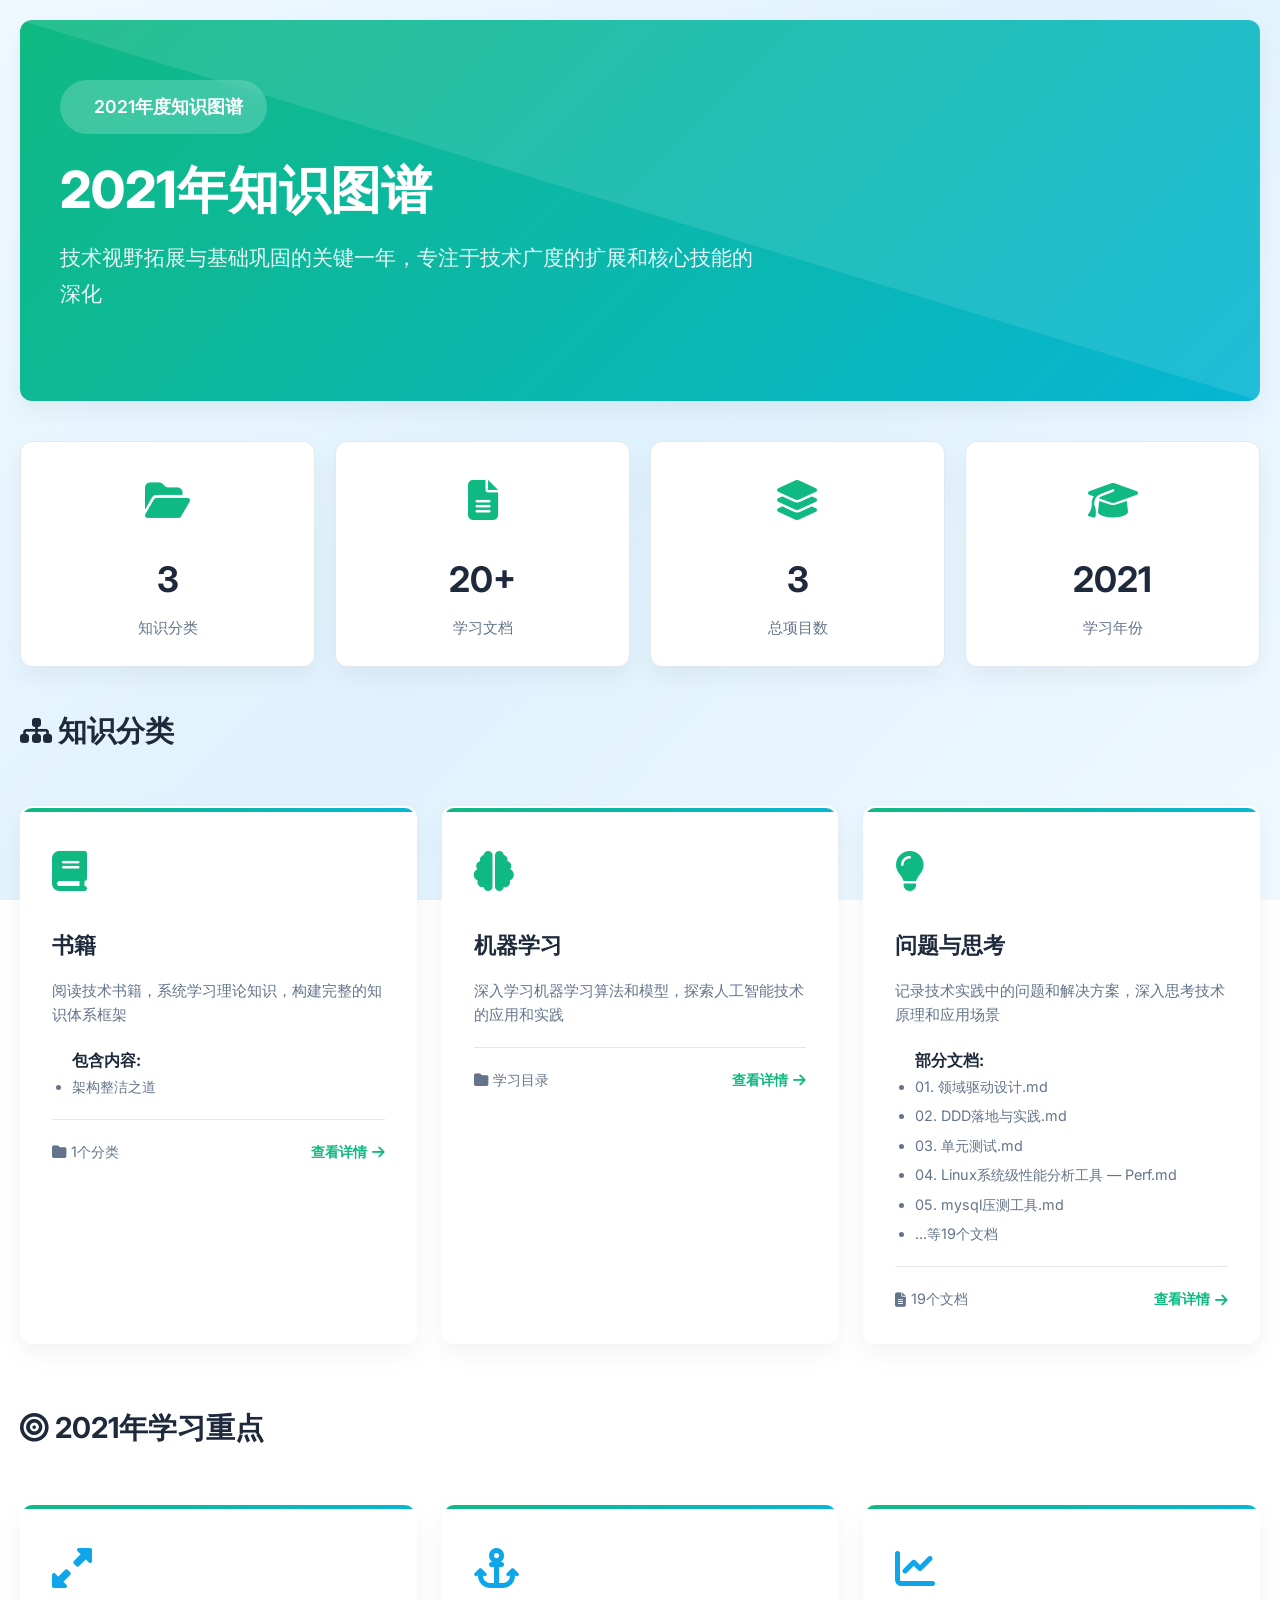
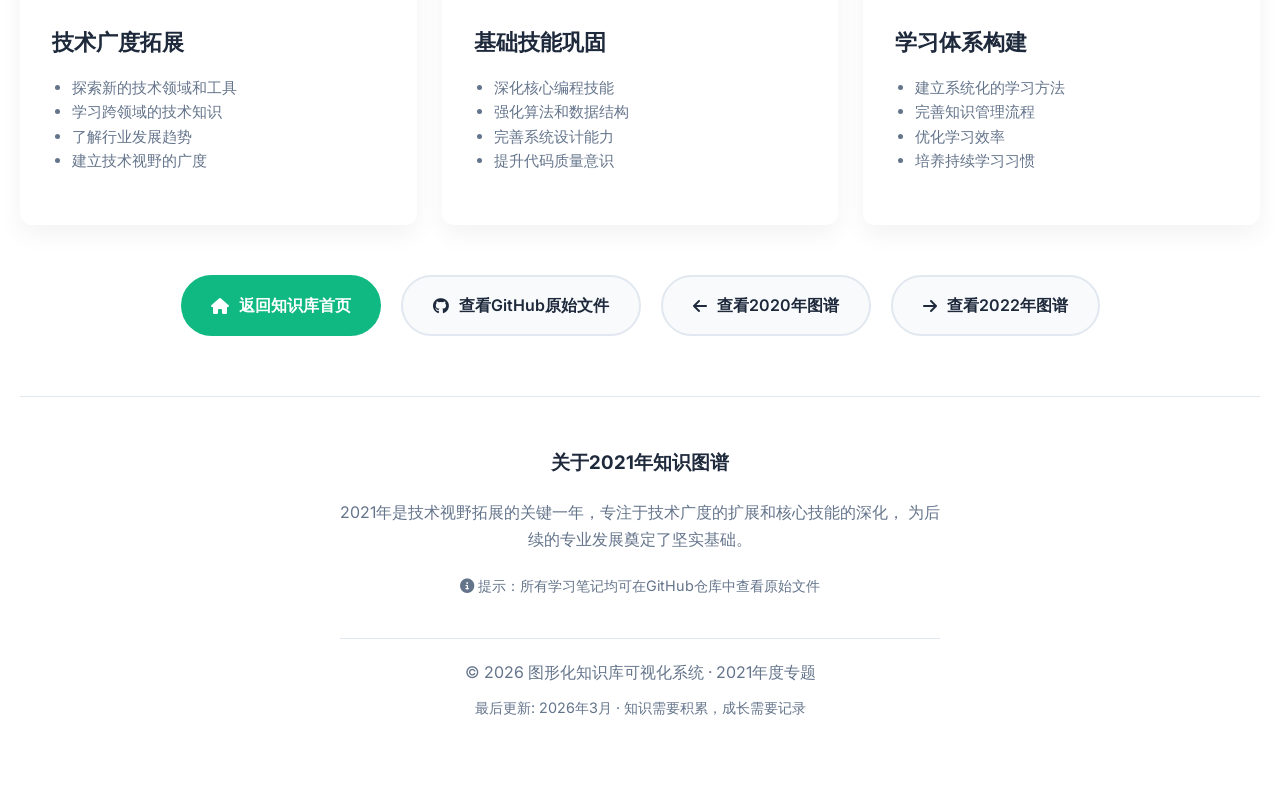
<file: 2021.html>
<!DOCTYPE html>
<html lang="zh-CN">
    <head>
        <meta charset="UTF-8">
        <meta name="viewport" content="width=device-width, initial-scale=1.0">
        <title>2021年知识图谱 - 图形化知识库可视化系统</title>
            <link rel="stylesheet" href="https://cdnjs.cloudflare.com/ajax/libs/font-awesome/6.4.0/css/all.min.css">
            <link href="https://fonts.googleapis.com/css2?family=Inter:wght@300;400;500;600;700&display=swap" rel="stylesheet">
            <style>
                :root {
                --primary: #10b981;
                --secondary: #06b6d4;
                --accent: #0ea5e9;
                --light: #f8fafc;
                --dark: #1e293b;
                --gray: #64748b;
                --gray-light: #e2e8f0;
                --card-bg: #ffffff;
                --shadow: 0 10px 25px rgba(0, 0, 0, 0.05);
                --shadow-hover: 0 20px 40px rgba(0, 0, 0, 0.1);
                --radius: 12px;
                --transition: all 0.3s cubic-bezier(0.4, 0, 0.2, 1);
                }

                * {
                margin: 0;
                padding: 0;
                box-sizing: border-box;
                }

                body {
                font-family: 'Inter', -apple-system, BlinkMacSystemFont, 'Segoe UI', Roboto, sans-serif;
                line-height: 1.7;
                color: var(--dark);
                background: linear-gradient(135deg, #f0f9ff 0%, #e0f2fe 50%, #f0f9ff 100%);
                min-height: 100vh;
                background-attachment: fixed;
                }

                .container {
                max-width: 1400px;
                margin: 0 auto;
                padding: 20px;
                }

                /* 头部样式 */
                .header {
                background: linear-gradient(135deg, var(--primary), var(--secondary));
                color: white;
                border-radius: var(--radius);
                padding: 60px 40px;
                margin-bottom: 40px;
                box-shadow: var(--shadow);
                position: relative;
                overflow: hidden;
                }

                .header::before {
                content: '';
                position: absolute;
                top: 0;
                left: 0;
                right: 0;
                bottom: 0;
                background: url('data:image/svg+xml,<svg xmlns="http://www.w3.org/2000/svg" viewBox="0 0 100 100" preserveAspectRatio="none" opacity="0.1"><path d="M0,0 L100,0 L100,100 Z" fill="white"/></svg>');
                background-size: cover;
                }

                .header-content {
                position: relative;
                z-index: 1;
                }

                .year-badge {
                display: inline-flex;
                align-items: center;
                gap: 10px;
                background: rgba(255, 255, 255, 0.2);
                backdrop-filter: blur(10px);
                padding: 12px 24px;
                border-radius: 50px;
                margin-bottom: 25px;
                font-weight: 600;
                font-size: 1.1em;
                }

                .year-badge i {
                font-size: 1.2em;
                }

                h1 {
                font-size: 3.2em;
                font-weight: 800;
                margin-bottom: 20px;
                line-height: 1.2;
                }

                .subtitle {
                font-size: 1.3em;
                opacity: 0.9;
                max-width: 700px;
                margin-bottom: 30px;
                }

                /* 统计卡片 */
                .stats-grid {
                display: grid;
                grid-template-columns: repeat(auto-fit, minmax(200px, 1fr));
                gap: 20px;
                margin: 40px 0;
                }

                .stat-card {
                background: var(--card-bg);
                border-radius: var(--radius);
                padding: 25px;
                box-shadow: var(--shadow);
                transition: var(--transition);
                border: 1px solid var(--gray-light);
                text-align: center;
                }

                .stat-card:hover {
                transform: translateY(-5px);
                box-shadow: var(--shadow-hover);
                border-color: var(--primary);
                }

                .stat-icon {
                font-size: 2.5em;
                color: var(--primary);
                margin-bottom: 15px;
                }

                .stat-number {
                font-size: 2.2em;
                font-weight: 700;
                color: var(--dark);
                margin-bottom: 5px;
                }

                .stat-label {
                color: var(--gray);
                font-size: 0.95em;
                }

                /* 分类网格 */
                .categories-grid {
                display: grid;
                grid-template-columns: repeat(auto-fill, minmax(300px, 1fr));
                gap: 25px;
                margin: 50px 0;
                }

                .category-card {
                background: var(--card-bg);
                border-radius: var(--radius);
                padding: 30px;
                box-shadow: var(--shadow);
                transition: var(--transition);
                border: 2px solid transparent;
                position: relative;
                overflow: hidden;
                }

                .category-card::before {
                content: '';
                position: absolute;
                top: 0;
                left: 0;
                right: 0;
                height: 4px;
                background: linear-gradient(90deg, var(--primary), var(--secondary));
                transition: var(--transition);
                }

                .category-card:hover {
                transform: translateY(-8px);
                box-shadow: var(--shadow-hover);
                border-color: var(--primary);
                }

                .category-card:hover::before {
                height: 6px;
                }

                .category-icon {
                font-size: 2.5em;
                color: var(--primary);
                margin-bottom: 20px;
                }

                .category-title {
                font-size: 1.4em;
                font-weight: 700;
                margin-bottom: 15px;
                color: var(--dark);
                }

                .category-desc {
                color: var(--gray);
                margin-bottom: 20px;
                font-size: 0.95em;
                line-height: 1.6;
                }

                .file-list {
                margin-top: 15px;
                padding-left: 20px;
                }

                .file-list li {
                margin-bottom: 5px;
                color: var(--gray);
                font-size: 0.9em;
                }

                .category-meta {
                display: flex;
                justify-content: space-between;
                align-items: center;
                margin-top: 20px;
                padding-top: 20px;
                border-top: 1px solid var(--gray-light);
                font-size: 0.9em;
                }

                .file-count {
                display: flex;
                align-items: center;
                gap: 5px;
                color: var(--gray);
                }

                .view-link {
                color: var(--primary);
                text-decoration: none;
                font-weight: 600;
                display: flex;
                align-items: center;
                gap: 5px;
                transition: var(--transition);
                }

                .view-link:hover {
                color: var(--secondary);
                gap: 8px;
                }

                /* 页脚 */
                .footer {
                text-align: center;
                padding: 50px 20px;
                color: var(--gray);
                margin-top: 60px;
                border-top: 1px solid var(--gray-light);
                }

                .nav-buttons {
                display: flex;
                justify-content: center;
                gap: 20px;
                margin: 30px 0;
                flex-wrap: wrap;
                }

                .nav-button {
                display: inline-flex;
                align-items: center;
                gap: 10px;
                padding: 15px 30px;
                border-radius: 50px;
                text-decoration: none;
                font-weight: 600;
                transition: var(--transition);
                }

                .nav-button.primary {
                background: var(--primary);
                color: white;
                }

                .nav-button.primary:hover {
                background: var(--secondary);
                transform: translateY(-3px);
                box-shadow: 0 10px 20px rgba(16, 185, 129, 0.3);
                }

                .nav-button.secondary {
                background: var(--light);
                color: var(--dark);
                border: 2px solid var(--gray-light);
                }

                .nav-button.secondary:hover {
                border-color: var(--primary);
                color: var(--primary);
                transform: translateY(-3px);
                }

                /* 响应式设计 */
                @media (max-width: 768px) {
                .header {
                padding: 40px 20px;
                }

                h1 {
                font-size: 2.5em;
                }

                .subtitle {
                font-size: 1.1em;
                }

                .categories-grid {
                grid-template-columns: 1fr;
                }

                .stats-grid {
                grid-template-columns: repeat(2, 1fr);
                }
                }

                @media (max-width: 480px) {
                .stats-grid {
                grid-template-columns: 1fr;
                }

                .nav-buttons {
                flex-direction: column;
                align-items: stretch;
                }
                }

                /* 动画效果 */
                @keyframes fadeInUp {
                from { opacity: 0; transform: translateY(30px); }
                to { opacity: 1; transform: translateY(0); }
                }

                .animate {
                animation: fadeInUp 0.6s ease-out;
                }
            </style>
        </head>
        <body>
            <div class="container">
                <!-- 头部 -->
                <header class="header animate">
                    <div class="header-content">
                        <div class="year-badge">
                            <i class="fas fa-calendar-star"></i>
                                <span>2021年度知识图谱</span>
                                </div>

                                <h1>2021年知识图谱</h1>
                                    <p class="subtitle">技术视野拓展与基础巩固的关键一年，专注于技术广度的扩展和核心技能的深化</p>
                                    </div>
                                </header>

                                <!-- 统计信息 -->
                                <div class="stats-grid">
                                    <div class="stat-card animate">
                                        <div class="stat-icon">
                                            <i class="fas fa-folder-open"></i>
                                            </div>
                                            <div class="stat-number">3</div>
                                                <div class="stat-label">知识分类</div>
                                                </div>

                                                <div class="stat-card animate">
                                                    <div class="stat-icon">
                                                        <i class="fas fa-file-alt"></i>
                                                        </div>
                                                        <div class="stat-number">20+</div>
                                                            <div class="stat-label">学习文档</div>
                                                            </div>

                                                            <div class="stat-card animate">
                                                                <div class="stat-icon">
                                                                    <i class="fas fa-layer-group"></i>
                                                                    </div>
                                                                    <div class="stat-number">3</div>
                                                                        <div class="stat-label">总项目数</div>
                                                                        </div>

                                                                        <div class="stat-card animate">
                                                                            <div class="stat-icon">
                                                                                <i class="fas fa-graduation-cap"></i>
                                                                                </div>
                                                                                <div class="stat-number">2021</div>
                                                                                    <div class="stat-label">学习年份</div>
                                                                                    </div>
                                                                                </div>

                                                                                <!-- 分类展示 -->
                                                                                <section class="animate">
                                                                                    <h2 style="color: var(--dark); margin-bottom: 30px; font-size: 1.8em;">
                                                                                        <i class="fas fa-sitemap"></i> 知识分类
                                                                                        </h2>

                                                                                        <div class="categories-grid">
                                                                                            <!-- 书籍 -->
                                                                                            <div class="category-card">
                                                                                                <div class="category-icon">
                                                                                                    <i class="fas fa-book"></i>
                                                                                                    </div>
                                                                                                    <div class="category-title">书籍</div>
                                                                                                        <div class="category-desc">阅读技术书籍，系统学习理论知识，构建完整的知识体系框架</div>

                                                                                                            <div class="file-list">
                                                                                                                <strong>包含内容:</strong>
                                                                                                                    <ul>
                                                                                                                        <li>架构整洁之道</li>
                                                                                                                        </ul>
                                                                                                                    </div>

                                                                                                                    <div class="category-meta">
                                                                                                                        <div class="file-count">
                                                                                                                            <i class="fas fa-folder"></i>
                                                                                                                                <span>1个分类</span>
                                                                                                                                </div>
                                                                                                                                <a href="https://github.com/jsjchai/study-notes/tree/master/2021/书籍" class="view-link" target="_blank">
                                                                                                                                    <span>查看详情</span>
                                                                                                                                        <i class="fas fa-arrow-right"></i>
                                                                                                                                        </a>
                                                                                                                                    </div>
                                                                                                                                </div>

                                                                                                                                <!-- 机器学习 -->
                                                                                                                                <div class="category-card">
                                                                                                                                    <div class="category-icon">
                                                                                                                                        <i class="fas fa-brain"></i>
                                                                                                                                        </div>
                                                                                                                                        <div class="category-title">机器学习</div>
                                                                                                                                            <div class="category-desc">深入学习机器学习算法和模型，探索人工智能技术的应用和实践</div>

                                                                                                                                                <div class="category-meta">
                                                                                                                                                    <div class="file-count">
                                                                                                                                                        <i class="fas fa-folder"></i>
                                                                                                                                                            <span>学习目录</span>
                                                                                                                                                            </div>
                                                                                                                                                            <a href="https://github.com/jsjchai/study-notes/tree/master/2021/机器学习" class="view-link" target="_blank">
                                                                                                                                                                <span>查看详情</span>
                                                                                                                                                                    <i class="fas fa-arrow-right"></i>
                                                                                                                                                                    </a>
                                                                                                                                                                </div>
                                                                                                                                                            </div>

                                                                                                                                                            <!-- 问题与思考 -->
                                                                                                                                                            <div class="category-card">
                                                                                                                                                                <div class="category-icon">
                                                                                                                                                                    <i class="fas fa-lightbulb"></i>
                                                                                                                                                                    </div>
                                                                                                                                                                    <div class="category-title">问题与思考</div>
                                                                                                                                                                        <div class="category-desc">记录技术实践中的问题和解决方案，深入思考技术原理和应用场景</div>

                                                                                                                                                                            <div class="file-list">
                                                                                                                                                                                <strong>部分文档:</strong>
                                                                                                                                                                                    <ul>
                                                                                                                                                                                        <li>01. 领域驱动设计.md</li>
                                                                                                                                                                                            <li>02. DDD落地与实践.md</li>
                                                                                                                                                                                                <li>03. 单元测试.md</li>
                                                                                                                                                                                                    <li>04. Linux系统级性能分析工具 — Perf.md</li>
                                                                                                                                                                                                        <li>05. mysql压测工具.md</li>
                                                                                                                                                                                                            <li>...等19个文档</li>
                                                                                                                                                                                                            </ul>
                                                                                                                                                                                                        </div>

                                                                                                                                                                                                        <div class="category-meta">
                                                                                                                                                                                                            <div class="file-count">
                                                                                                                                                                                                                <i class="fas fa-file-alt"></i>
                                                                                                                                                                                                                    <span>19个文档</span>
                                                                                                                                                                                                                    </div>
                                                                                                                                                                                                                    <a href="https://github.com/jsjchai/study-notes/tree/master/2021/问题与思考" class="view-link" target="_blank">
                                                                                                                                                                                                                        <span>查看详情</span>
                                                                                                                                                                                                                            <i class="fas fa-arrow-right"></i>
                                                                                                                                                                                                                            </a>
                                                                                                                                                                                                                        </div>
                                                                                                                                                                                                                    </div>
                                                                                                                                                                                                                </div>
                                                                                                                                                                                                            </section>

                                                                                                                                                                                                            <!-- 学习重点 -->
                                                                                                                                                                                                            <section class="animate" style="margin-top: 60px;">
                                                                                                                                                                                                                <h2 style="color: var(--dark); margin-bottom: 30px; font-size: 1.8em;">
                                                                                                                                                                                                                    <i class="fas fa-bullseye"></i> 2021年学习重点
                                                                                                                                                                                                                    </h2>

                                                                                                                                                                                                                    <div class="categories-grid">
                                                                                                                                                                                                                        <div class="category-card">
                                                                                                                                                                                                                            <div class="category-icon" style="color: var(--accent);">
                                                                                                                                                                                                                                <i class="fas fa-expand-alt"></i>
                                                                                                                                                                                                                                </div>
                                                                                                                                                                                                                                <div class="category-title">技术广度拓展</div>
                                                                                                                                                                                                                                    <div class="category-desc">
                                                                                                                                                                                                                                        <ul style="padding-left: 20px; margin-top: 10px;">
                                                                                                                                                                                                                                            <li>探索新的技术领域和工具</li>
                                                                                                                                                                                                                                                <li>学习跨领域的技术知识</li>
                                                                                                                                                                                                                                                    <li>了解行业发展趋势</li>
                                                                                                                                                                                                                                                        <li>建立技术视野的广度</li>
                                                                                                                                                                                                                                                        </ul>
                                                                                                                                                                                                                                                    </div>
                                                                                                                                                                                                                                                </div>

                                                                                                                                                                                                                                                <div class="category-card">
                                                                                                                                                                                                                                                    <div class="category-icon" style="color: var(--accent);">
                                                                                                                                                                                                                                                        <i class="fas fa-anchor"></i>
                                                                                                                                                                                                                                                        </div>
                                                                                                                                                                                                                                                        <div class="category-title">基础技能巩固</div>
                                                                                                                                                                                                                                                            <div class="category-desc">
                                                                                                                                                                                                                                                                <ul style="padding-left: 20px; margin-top: 10px;">
                                                                                                                                                                                                                                                                    <li>深化核心编程技能</li>
                                                                                                                                                                                                                                                                        <li>强化算法和数据结构</li>
                                                                                                                                                                                                                                                                            <li>完善系统设计能力</li>
                                                                                                                                                                                                                                                                                <li>提升代码质量意识</li>
                                                                                                                                                                                                                                                                                </ul>
                                                                                                                                                                                                                                                                            </div>
                                                                                                                                                                                                                                                                        </div>

                                                                                                                                                                                                                                                                        <div class="category-card">
                                                                                                                                                                                                                                                                            <div class="category-icon" style="color: var(--accent);">
                                                                                                                                                                                                                                                                                <i class="fas fa-chart-line"></i>
                                                                                                                                                                                                                                                                                </div>
                                                                                                                                                                                                                                                                                <div class="category-title">学习体系构建</div>
                                                                                                                                                                                                                                                                                    <div class="category-desc">
                                                                                                                                                                                                                                                                                        <ul style="padding-left: 20px; margin-top: 10px;">
                                                                                                                                                                                                                                                                                            <li>建立系统化的学习方法</li>
                                                                                                                                                                                                                                                                                                <li>完善知识管理流程</li>
                                                                                                                                                                                                                                                                                                    <li>优化学习效率</li>
                                                                                                                                                                                                                                                                                                        <li>培养持续学习习惯</li>
                                                                                                                                                                                                                                                                                                        </ul>
                                                                                                                                                                                                                                                                                                    </div>
                                                                                                                                                                                                                                                                                                </div>
                                                                                                                                                                                                                                                                                            </div>
                                                                                                                                                                                                                                                                                        </section>

                                                                                                                                                                                                                                                                                        <!-- 导航按钮 -->
                                                                                                                                                                                                                                                                                        <div class="nav-buttons">
                                                                                                                                                                                                                                                                                            <a href="index.html" class="nav-button primary">
                                                                                                                                                                                                                                                                                                <i class="fas fa-home"></i>
                                                                                                                                                                                                                                                                                                    返回知识库首页
                                                                                                                                                                                                                                                                                                </a>

                                                                                                                                                                                                                                                                                                <a href="https://github.com/jsjchai/study-notes/tree/master/2021" class="nav-button secondary" target="_blank">
                                                                                                                                                                                                                                                                                                    <i class="fab fa-github"></i>
                                                                                                                                                                                                                                                                                                        查看GitHub原始文件
                                                                                                                                                                                                                                                                                                    </a>

                                                                                                                                                                                                                                                                                                    <a href="2020.html" class="nav-button secondary">
                                                                                                                                                                                                                                                                                                        <i class="fas fa-arrow-left"></i>
                                                                                                                                                                                                                                                                                                            查看2020年图谱
                                                                                                                                                                                                                                                                                                        </a>

                                                                                                                                                                                                                                                                                                        <a href="2022.html" class="nav-button secondary">
                                                                                                                                                                                                                                                                                                            <i class="fas fa-arrow-right"></i>
                                                                                                                                                                                                                                                                                                                查看2022年图谱
                                                                                                                                                                                                                                                                                                            </a>
                                                                                                                                                                                                                                                                                                        </div>

                                                                                                                                                                                                                                                                                                        <!-- 页脚 -->
                                                                                                                                                                                                                                                                                                        <footer class="footer">
                                                                                                                                                                                                                                                                                                            <div style="max-width: 600px; margin: 0 auto;">
                                                                                                                                                                                                                                                                                                                <h3 style="margin-bottom: 20px; color: var(--dark);">关于2021年知识图谱</h3>
                                                                                                                                                                                                                                                                                                                    <p style="margin-bottom: 20px;">
                                                                                                                                                                                                                                                                                                                        2021年是技术视野拓展的关键一年，专注于技术广度的扩展和核心技能的深化，
                                                                                                                                                                                                                                                                                                                        为后续的专业发展奠定了坚实基础。
                                                                                                                                                                                                                                                                                                                    </p>
                                                                                                                                                                                                                                                                                                                    <p style="font-size: 0.9em; color: var(--gray); margin-bottom: 30px;">
                                                                                                                                                                                                                                                                                                                        <i class="fas fa-info-circle"></i> 提示：所有学习笔记均可在GitHub仓库中查看原始文件
                                                                                                                                                                                                                                                                                                                        </p>

                                                                                                                                                                                                                                                                                                                        <div style="margin-top: 40px; padding-top: 20px; border-top: 1px solid var(--gray-light);">
                                                                                                                                                                                                                                                                                                                            <p>© 2026 图形化知识库可视化系统 · 2021年度专题</p>
                                                                                                                                                                                                                                                                                                                                <p style="font-size: 0.9em; margin-top: 10px; color: var(--gray);">
                                                                                                                                                                                                                                                                                                                                    最后更新: 2026年3月 · 知识需要积累，成长需要记录
                                                                                                                                                                                                                                                                                                                                </p>
                                                                                                                                                                                                                                                                                                                            </div>
                                                                                                                                                                                                                                                                                                                        </div>
                                                                                                                                                                                                                                                                                                                    </footer>
                                                                                                                                                                                                                                                                                                                </div>

                                                                                                                                                                                                                                                                                                                <script>
                                                                                                                                                                                                                                                                                                                    // 简单的交互效果
                                                                                                                                                                                                                                                                                                                    document.addEventListener('DOMContentLoaded', function() {
                                                                                                                                                                                                                                                                                                                    // 为所有卡片添加点击效果
                                                                                                                                                                                                                                                                                                                    const cards = document.querySelectorAll('.category-card, .stat-card');
                                                                                                                                                                                                                                                                                                                    cards.forEach(card => {
                                                                                                                                                                                                                                                                                                                    card.addEventListener('click', function() {
                                                                                                                                                                                                                                                                                                                    this.style.transform = 'scale(0.95)';
                                                                                                                                                                                                                                                                                                                    setTimeout(() => {
                                                                                                                                                                                                                                                                                                                    this.style.transform = '';
                                                                                                                                                                                                                                                                                                                    }, 150);
                                                                                                                                                                                                                                                                                                                    });
                                                                                                                                                                                                                                                                                                                    });

                                                                                                                                                                                                                                                                                                                    // 滚动动画
                                                                                                                                                                                                                                                                                                                    const observerOptions = {
                                                                                                                                                                                                                                                                                                                    threshold: 0.1,
                                                                                                                                                                                                                                                                                                                    rootMargin: '0px 0px -50px 0px'
                                                                                                                                                                                                                                                                                                                    };

                                                                                                                                                                                                                                                                                                                    const observer = new IntersectionObserver((entries) => {
                                                                                                                                                                                                                                                                                                                    entries.forEach(entry => {
                                                                                                                                                                                                                                                                                                                    if (entry.isIntersecting) {
                                                                                                                                                                                                                                                                                                                    entry.target.classList.add('animate');
                                                                                                                                                                                                                                                                                                                    }
                                                                                                                                                                                                                                                                                                                    });
                                                                                                                                                                                                                                                                                                                    }, observerOptions);

                                                                                                                                                                                                                                                                                                                    // 观察所有部分
                                                                                                                                                                                                                                                                                                                    document.querySelectorAll('section').forEach(section => {
                                                                                                                                                                                                                                                                                                                    observer.observe(section);
                                                                                                                                                                                                                                                                                                                    });
                                                                                                                                                                                                                                                                                                                    });
                                                                                                                                                                                                                                                                                                                </script>
                                                                                                                                                                                                                                                                                                            </body>
                                                                                                                                                                                                                                                                                                        </html>
</file>
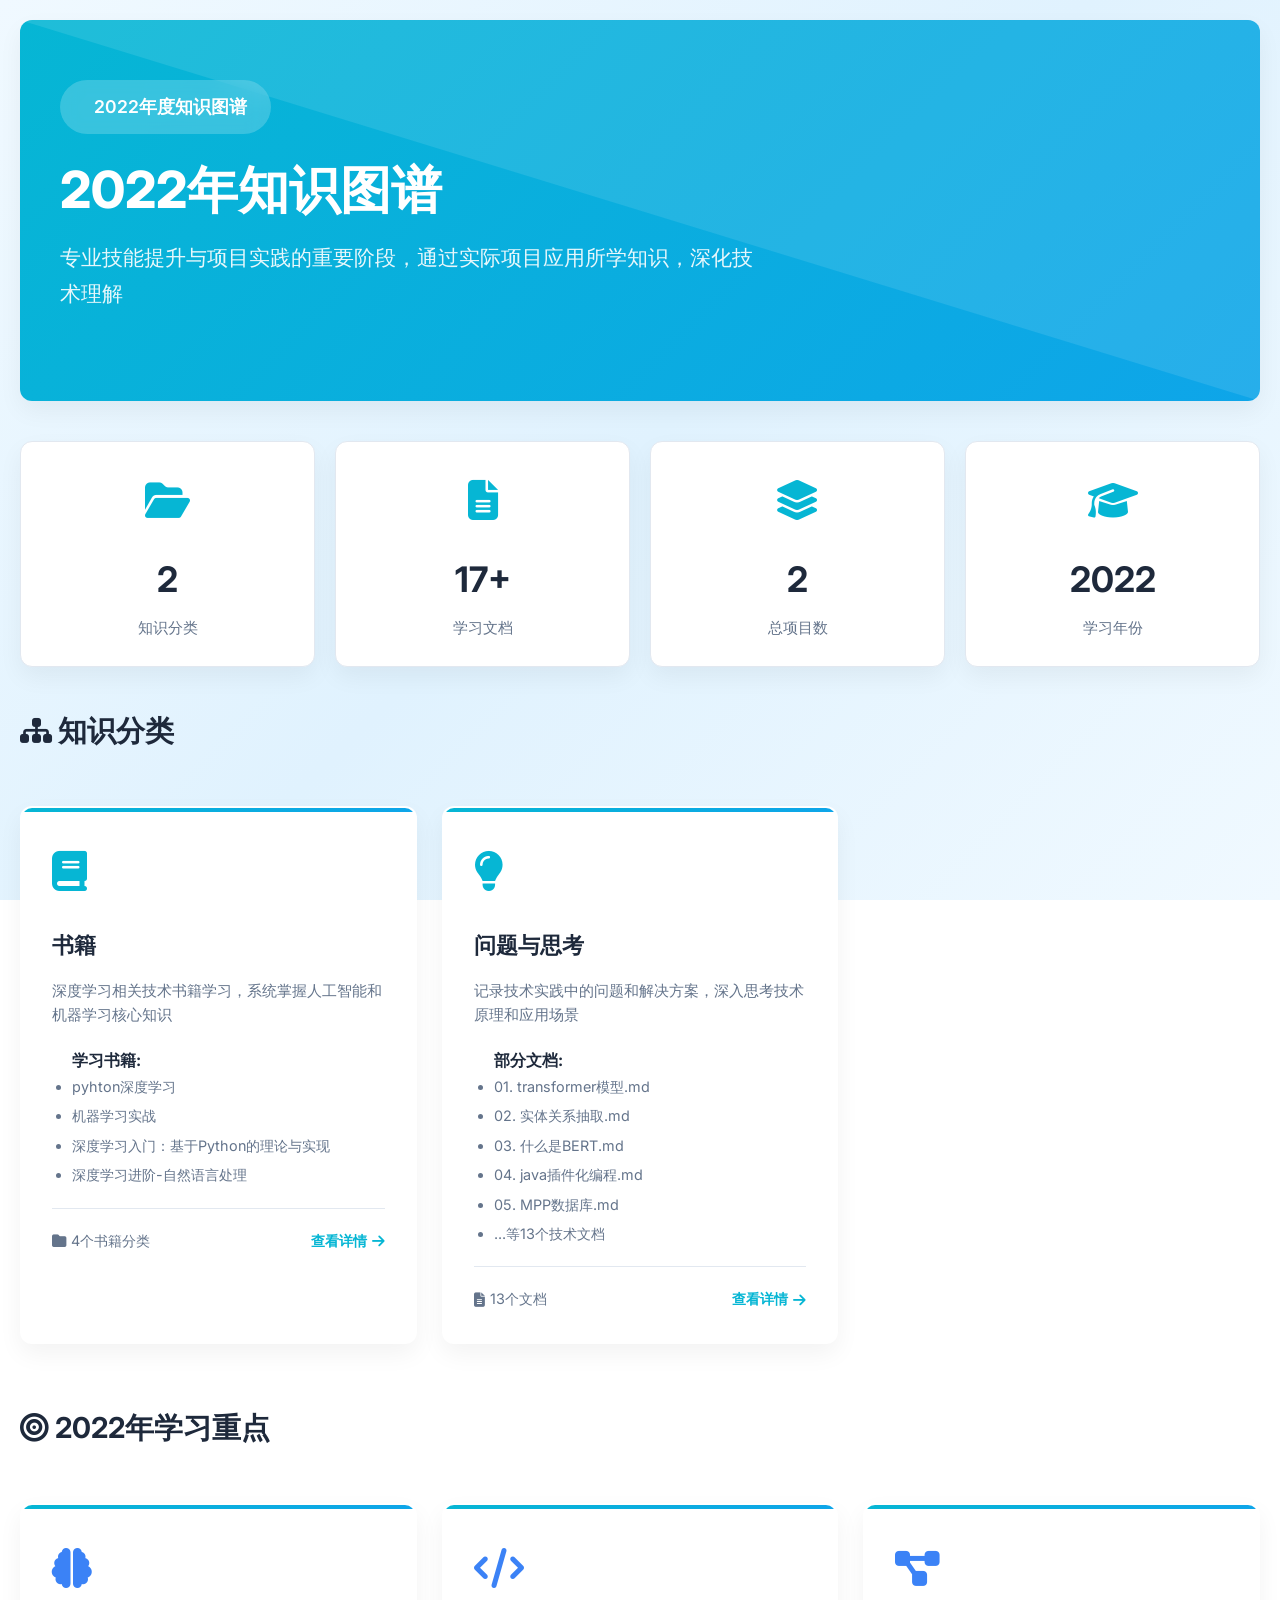
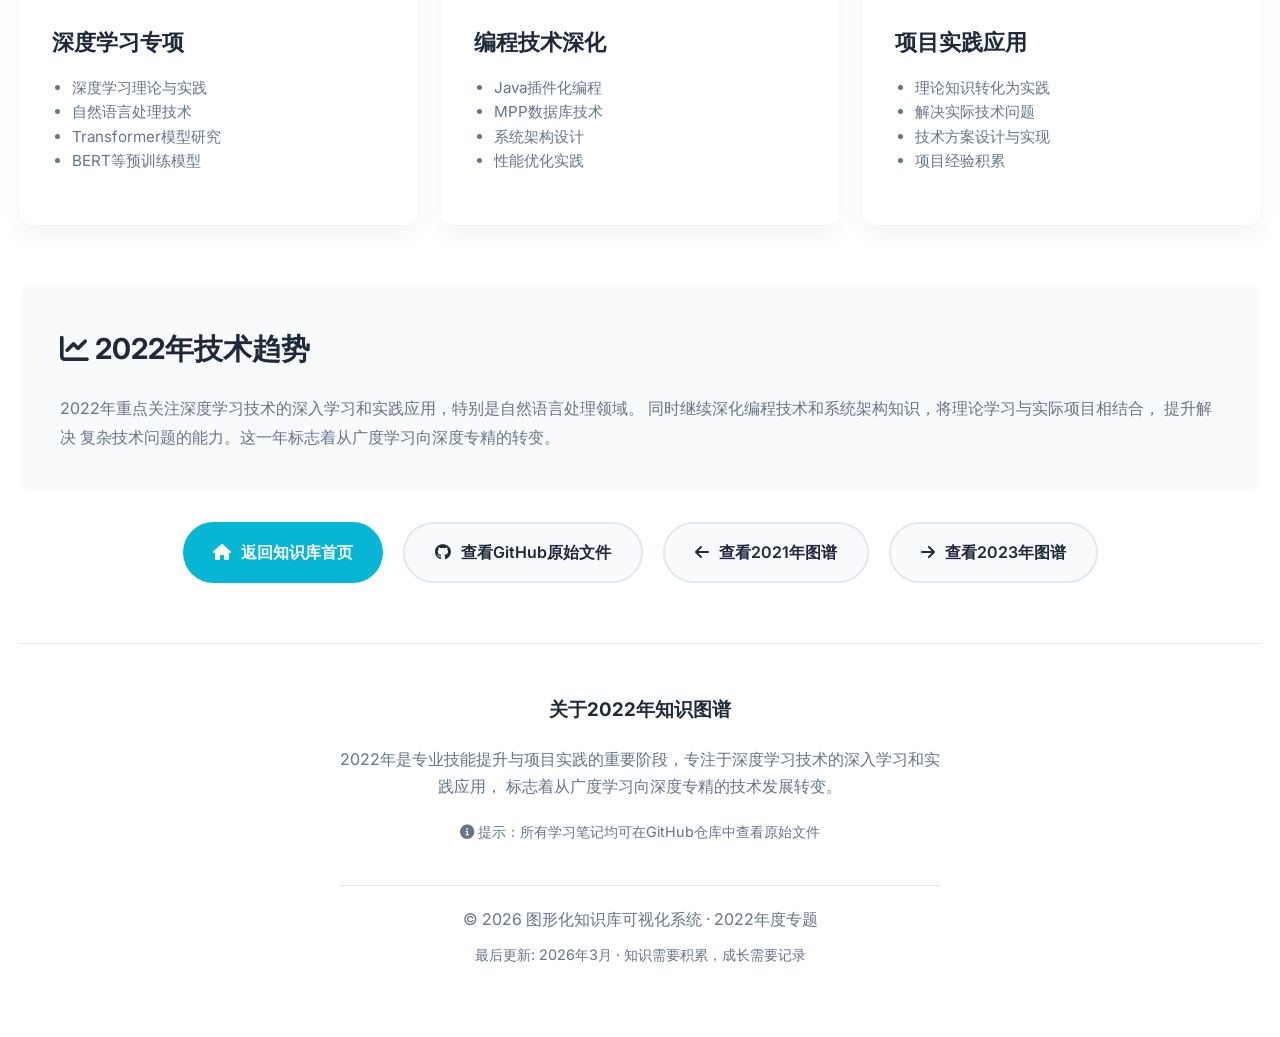
<file: 2022.html>
<!DOCTYPE html>
<html lang="zh-CN">
    <head>
        <meta charset="UTF-8">
        <meta name="viewport" content="width=device-width, initial-scale=1.0">
        <title>2022年知识图谱 - 图形化知识库可视化系统</title>
            <link rel="stylesheet" href="https://cdnjs.cloudflare.com/ajax/libs/font-awesome/6.4.0/css/all.min.css">
            <link href="https://fonts.googleapis.com/css2?family=Inter:wght@300;400;500;600;700&display=swap" rel="stylesheet">
            <style>
                :root {
                --primary: #06b6d4;
                --secondary: #0ea5e9;
                --accent: #3b82f6;
                --light: #f8fafc;
                --dark: #1e293b;
                --gray: #64748b;
                --gray-light: #e2e8f0;
                --card-bg: #ffffff;
                --shadow: 0 10px 25px rgba(0, 0, 0, 0.05);
                --shadow-hover: 0 20px 40px rgba(0, 0, 0, 0.1);
                --radius: 12px;
                --transition: all 0.3s cubic-bezier(0.4, 0, 0.2, 1);
                }

                * {
                margin: 0;
                padding: 0;
                box-sizing: border-box;
                }

                body {
                font-family: 'Inter', -apple-system, BlinkMacSystemFont, 'Segoe UI', Roboto, sans-serif;
                line-height: 1.7;
                color: var(--dark);
                background: linear-gradient(135deg, #f0f9ff 0%, #e0f2fe 50%, #f0f9ff 100%);
                min-height: 100vh;
                background-attachment: fixed;
                }

                .container {
                max-width: 1400px;
                margin: 0 auto;
                padding: 20px;
                }

                /* 头部样式 */
                .header {
                background: linear-gradient(135deg, var(--primary), var(--secondary));
                color: white;
                border-radius: var(--radius);
                padding: 60px 40px;
                margin-bottom: 40px;
                box-shadow: var(--shadow);
                position: relative;
                overflow: hidden;
                }

                .header::before {
                content: '';
                position: absolute;
                top: 0;
                left: 0;
                right: 0;
                bottom: 0;
                background: url('data:image/svg+xml,<svg xmlns="http://www.w3.org/2000/svg" viewBox="0 0 100 100" preserveAspectRatio="none" opacity="0.1"><path d="M0,0 L100,0 L100,100 Z" fill="white"/></svg>');
                background-size: cover;
                }

                .header-content {
                position: relative;
                z-index: 1;
                }

                .year-badge {
                display: inline-flex;
                align-items: center;
                gap: 10px;
                background: rgba(255, 255, 255, 0.2);
                backdrop-filter: blur(10px);
                padding: 12px 24px;
                border-radius: 50px;
                margin-bottom: 25px;
                font-weight: 600;
                font-size: 1.1em;
                }

                .year-badge i {
                font-size: 1.2em;
                }

                h1 {
                font-size: 3.2em;
                font-weight: 800;
                margin-bottom: 20px;
                line-height: 1.2;
                }

                .subtitle {
                font-size: 1.3em;
                opacity: 0.9;
                max-width: 700px;
                margin-bottom: 30px;
                }

                /* 统计卡片 */
                .stats-grid {
                display: grid;
                grid-template-columns: repeat(auto-fit, minmax(200px, 1fr));
                gap: 20px;
                margin: 40px 0;
                }

                .stat-card {
                background: var(--card-bg);
                border-radius: var(--radius);
                padding: 25px;
                box-shadow: var(--shadow);
                transition: var(--transition);
                border: 1px solid var(--gray-light);
                text-align: center;
                }

                .stat-card:hover {
                transform: translateY(-5px);
                box-shadow: var(--shadow-hover);
                border-color: var(--primary);
                }

                .stat-icon {
                font-size: 2.5em;
                color: var(--primary);
                margin-bottom: 15px;
                }

                .stat-number {
                font-size: 2.2em;
                font-weight: 700;
                color: var(--dark);
                margin-bottom: 5px;
                }

                .stat-label {
                color: var(--gray);
                font-size: 0.95em;
                }

                /* 分类网格 */
                .categories-grid {
                display: grid;
                grid-template-columns: repeat(auto-fill, minmax(300px, 1fr));
                gap: 25px;
                margin: 50px 0;
                }

                .category-card {
                background: var(--card-bg);
                border-radius: var(--radius);
                padding: 30px;
                box-shadow: var(--shadow);
                transition: var(--transition);
                border: 2px solid transparent;
                position: relative;
                overflow: hidden;
                }

                .category-card::before {
                content: '';
                position: absolute;
                top: 0;
                left: 0;
                right: 0;
                height: 4px;
                background: linear-gradient(90deg, var(--primary), var(--secondary));
                transition: var(--transition);
                }

                .category-card:hover {
                transform: translateY(-8px);
                box-shadow: var(--shadow-hover);
                border-color: var(--primary);
                }

                .category-card:hover::before {
                height: 6px;
                }

                .category-icon {
                font-size: 2.5em;
                color: var(--primary);
                margin-bottom: 20px;
                }

                .category-title {
                font-size: 1.4em;
                font-weight: 700;
                margin-bottom: 15px;
                color: var(--dark);
                }

                .category-desc {
                color: var(--gray);
                margin-bottom: 20px;
                font-size: 0.95em;
                line-height: 1.6;
                }

                .file-list {
                margin-top: 15px;
                padding-left: 20px;
                }

                .file-list li {
                margin-bottom: 5px;
                color: var(--gray);
                font-size: 0.9em;
                }

                .category-meta {
                display: flex;
                justify-content: space-between;
                align-items: center;
                margin-top: 20px;
                padding-top: 20px;
                border-top: 1px solid var(--gray-light);
                font-size: 0.9em;
                }

                .file-count {
                display: flex;
                align-items: center;
                gap: 5px;
                color: var(--gray);
                }

                .view-link {
                color: var(--primary);
                text-decoration: none;
                font-weight: 600;
                display: flex;
                align-items: center;
                gap: 5px;
                transition: var(--transition);
                }

                .view-link:hover {
                color: var(--secondary);
                gap: 8px;
                }

                /* 页脚 */
                .footer {
                text-align: center;
                padding: 50px 20px;
                color: var(--gray);
                margin-top: 60px;
                border-top: 1px solid var(--gray-light);
                }

                .nav-buttons {
                display: flex;
                justify-content: center;
                gap: 20px;
                margin: 30px 0;
                flex-wrap: wrap;
                }

                .nav-button {
                display: inline-flex;
                align-items: center;
                gap: 10px;
                padding: 15px 30px;
                border-radius: 50px;
                text-decoration: none;
                font-weight: 600;
                transition: var(--transition);
                }

                .nav-button.primary {
                background: var(--primary);
                color: white;
                }

                .nav-button.primary:hover {
                background: var(--secondary);
                transform: translateY(-3px);
                box-shadow: 0 10px 20px rgba(6, 182, 212, 0.3);
                }

                .nav-button.secondary {
                background: var(--light);
                color: var(--dark);
                border: 2px solid var(--gray-light);
                }

                .nav-button.secondary:hover {
                border-color: var(--primary);
                color: var(--primary);
                transform: translateY(-3px);
                }

                /* 响应式设计 */
                @media (max-width: 768px) {
                .header {
                padding: 40px 20px;
                }

                h1 {
                font-size: 2.5em;
                }

                .subtitle {
                font-size: 1.1em;
                }

                .categories-grid {
                grid-template-columns: 1fr;
                }

                .stats-grid {
                grid-template-columns: repeat(2, 1fr);
                }
                }

                @media (max-width: 480px) {
                .stats-grid {
                grid-template-columns: 1fr;
                }

                .nav-buttons {
                flex-direction: column;
                align-items: stretch;
                }
                }

                /* 动画效果 */
                @keyframes fadeInUp {
                from { opacity: 0; transform: translateY(30px); }
                to { opacity: 1; transform: translateY(0); }
                }

                .animate {
                animation: fadeInUp 0.6s ease-out;
                }
            </style>
        </head>
        <body>
            <div class="container">
                <!-- 头部 -->
                <header class="header animate">
                    <div class="header-content">
                        <div class="year-badge">
                            <i class="fas fa-calendar-star"></i>
                                <span>2022年度知识图谱</span>
                                </div>

                                <h1>2022年知识图谱</h1>
                                    <p class="subtitle">专业技能提升与项目实践的重要阶段，通过实际项目应用所学知识，深化技术理解</p>
                                    </div>
                                </header>

                                <!-- 统计信息 -->
                                <div class="stats-grid">
                                    <div class="stat-card animate">
                                        <div class="stat-icon">
                                            <i class="fas fa-folder-open"></i>
                                            </div>
                                            <div class="stat-number">2</div>
                                                <div class="stat-label">知识分类</div>
                                                </div>

                                                <div class="stat-card animate">
                                                    <div class="stat-icon">
                                                        <i class="fas fa-file-alt"></i>
                                                        </div>
                                                        <div class="stat-number">17+</div>
                                                            <div class="stat-label">学习文档</div>
                                                            </div>

                                                            <div class="stat-card animate">
                                                                <div class="stat-icon">
                                                                    <i class="fas fa-layer-group"></i>
                                                                    </div>
                                                                    <div class="stat-number">2</div>
                                                                        <div class="stat-label">总项目数</div>
                                                                        </div>

                                                                        <div class="stat-card animate">
                                                                            <div class="stat-icon">
                                                                                <i class="fas fa-graduation-cap"></i>
                                                                                </div>
                                                                                <div class="stat-number">2022</div>
                                                                                    <div class="stat-label">学习年份</div>
                                                                                    </div>
                                                                                </div>

                                                                                <!-- 分类展示 -->
                                                                                <section class="animate">
                                                                                    <h2 style="color: var(--dark); margin-bottom: 30px; font-size: 1.8em;">
                                                                                        <i class="fas fa-sitemap"></i> 知识分类
                                                                                        </h2>

                                                                                        <div class="categories-grid">
                                                                                            <!-- 书籍 -->
                                                                                            <div class="category-card">
                                                                                                <div class="category-icon">
                                                                                                    <i class="fas fa-book"></i>
                                                                                                    </div>
                                                                                                    <div class="category-title">书籍</div>
                                                                                                        <div class="category-desc">深度学习相关技术书籍学习，系统掌握人工智能和机器学习核心知识</div>

                                                                                                            <div class="file-list">
                                                                                                                <strong>学习书籍:</strong>
                                                                                                                    <ul>
                                                                                                                        <li>pyhton深度学习</li>
                                                                                                                            <li>机器学习实战</li>
                                                                                                                                <li>深度学习入门：基于Python的理论与实现</li>
                                                                                                                                    <li>深度学习进阶-自然语言处理</li>
                                                                                                                                    </ul>
                                                                                                                                </div>

                                                                                                                                <div class="category-meta">
                                                                                                                                    <div class="file-count">
                                                                                                                                        <i class="fas fa-folder"></i>
                                                                                                                                            <span>4个书籍分类</span>
                                                                                                                                            </div>
                                                                                                                                            <a href="https://github.com/jsjchai/study-notes/tree/master/2022/书籍" class="view-link" target="_blank">
                                                                                                                                                <span>查看详情</span>
                                                                                                                                                    <i class="fas fa-arrow-right"></i>
                                                                                                                                                    </a>
                                                                                                                                                </div>
                                                                                                                                            </div>

                                                                                                                                            <!-- 问题与思考 -->
                                                                                                                                            <div class="category-card">
                                                                                                                                                <div class="category-icon">
                                                                                                                                                    <i class="fas fa-lightbulb"></i>
                                                                                                                                                    </div>
                                                                                                                                                    <div class="category-title">问题与思考</div>
                                                                                                                                                        <div class="category-desc">记录技术实践中的问题和解决方案，深入思考技术原理和应用场景</div>

                                                                                                                                                            <div class="file-list">
                                                                                                                                                                <strong>部分文档:</strong>
                                                                                                                                                                    <ul>
                                                                                                                                                                        <li>01. transformer模型.md</li>
                                                                                                                                                                            <li>02. 实体关系抽取.md</li>
                                                                                                                                                                                <li>03. 什么是BERT.md</li>
                                                                                                                                                                                    <li>04. java插件化编程.md</li>
                                                                                                                                                                                        <li>05. MPP数据库.md</li>
                                                                                                                                                                                            <li>...等13个技术文档</li>
                                                                                                                                                                                            </ul>
                                                                                                                                                                                        </div>

                                                                                                                                                                                        <div class="category-meta">
                                                                                                                                                                                            <div class="file-count">
                                                                                                                                                                                                <i class="fas fa-file-alt"></i>
                                                                                                                                                                                                    <span>13个文档</span>
                                                                                                                                                                                                    </div>
                                                                                                                                                                                                    <a href="https://github.com/jsjchai/study-notes/tree/master/2022/问题与思考" class="view-link" target="_blank">
                                                                                                                                                                                                        <span>查看详情</span>
                                                                                                                                                                                                            <i class="fas fa-arrow-right"></i>
                                                                                                                                                                                                            </a>
                                                                                                                                                                                                        </div>
                                                                                                                                                                                                    </div>
                                                                                                                                                                                                </div>
                                                                                                                                                                                            </section>

                                                                                                                                                                                            <!-- 学习重点 -->
                                                                                                                                                                                            <section class="animate" style="margin-top: 60px;">
                                                                                                                                                                                                <h2 style="color: var(--dark); margin-bottom: 30px; font-size: 1.8em;">
                                                                                                                                                                                                    <i class="fas fa-bullseye"></i> 2022年学习重点
                                                                                                                                                                                                    </h2>

                                                                                                                                                                                                    <div class="categories-grid">
                                                                                                                                                                                                        <div class="category-card">
                                                                                                                                                                                                            <div class="category-icon" style="color: var(--accent);">
                                                                                                                                                                                                                <i class="fas fa-brain"></i>
                                                                                                                                                                                                                </div>
                                                                                                                                                                                                                <div class="category-title">深度学习专项</div>
                                                                                                                                                                                                                    <div class="category-desc">
                                                                                                                                                                                                                        <ul style="padding-left: 20px; margin-top: 10px;">
                                                                                                                                                                                                                            <li>深度学习理论与实践</li>
                                                                                                                                                                                                                                <li>自然语言处理技术</li>
                                                                                                                                                                                                                                    <li>Transformer模型研究</li>
                                                                                                                                                                                                                                        <li>BERT等预训练模型</li>
                                                                                                                                                                                                                                        </ul>
                                                                                                                                                                                                                                    </div>
                                                                                                                                                                                                                                </div>

                                                                                                                                                                                                                                <div class="category-card">
                                                                                                                                                                                                                                    <div class="category-icon" style="color: var(--accent);">
                                                                                                                                                                                                                                        <i class="fas fa-code"></i>
                                                                                                                                                                                                                                        </div>
                                                                                                                                                                                                                                        <div class="category-title">编程技术深化</div>
                                                                                                                                                                                                                                            <div class="category-desc">
                                                                                                                                                                                                                                                <ul style="padding-left: 20px; margin-top: 10px;">
                                                                                                                                                                                                                                                    <li>Java插件化编程</li>
                                                                                                                                                                                                                                                        <li>MPP数据库技术</li>
                                                                                                                                                                                                                                                            <li>系统架构设计</li>
                                                                                                                                                                                                                                                                <li>性能优化实践</li>
                                                                                                                                                                                                                                                                </ul>
                                                                                                                                                                                                                                                            </div>
                                                                                                                                                                                                                                                        </div>

                                                                                                                                                                                                                                                        <div class="category-card">
                                                                                                                                                                                                                                                            <div class="category-icon" style="color: var(--accent);">
                                                                                                                                                                                                                                                                <i class="fas fa-project-diagram"></i>
                                                                                                                                                                                                                                                                </div>
                                                                                                                                                                                                                                                                <div class="category-title">项目实践应用</div>
                                                                                                                                                                                                                                                                    <div class="category-desc">
                                                                                                                                                                                                                                                                        <ul style="padding-left: 20px; margin-top: 10px;">
                                                                                                                                                                                                                                                                            <li>理论知识转化为实践</li>
                                                                                                                                                                                                                                                                                <li>解决实际技术问题</li>
                                                                                                                                                                                                                                                                                    <li>技术方案设计与实现</li>
                                                                                                                                                                                                                                                                                        <li>项目经验积累</li>
                                                                                                                                                                                                                                                                                        </ul>
                                                                                                                                                                                                                                                                                    </div>
                                                                                                                                                                                                                                                                                </div>
                                                                                                                                                                                                                                                                            </div>
                                                                                                                                                                                                                                                                        </section>

                                                                                                                                                                                                                                                                        <!-- 技术趋势 -->
                                                                                                                                                                                                                                                                        <section class="animate" style="margin-top: 60px; background: var(--light); padding: 40px; border-radius: var(--radius);">
                                                                                                                                                                                                                                                                            <h2 style="color: var(--dark); margin-bottom: 20px; font-size: 1.8em;">
                                                                                                                                                                                                                                                                                <i class="fas fa-chart-line"></i> 2022年技术趋势
                                                                                                                                                                                                                                                                                </h2>
                                                                                                                                                                                                                                                                                <p style="color: var(--gray); line-height: 1.8;">
                                                                                                                                                                                                                                                                                    2022年重点关注深度学习技术的深入学习和实践应用，特别是自然语言处理领域。
                                                                                                                                                                                                                                                                                    同时继续深化编程技术和系统架构知识，将理论学习与实际项目相结合，
                                                                                                                                                                                                                                                                                    提升解决                复杂技术问题的能力。这一年标志着从广度学习向深度专精的转变。
                                                                                                                                                                                                                                                                                </p>
                                                                                                                                                                                                                                                                            </section>

                                                                                                                                                                                                                                                                            <!-- 导航按钮 -->
                                                                                                                                                                                                                                                                            <div class="nav-buttons">
                                                                                                                                                                                                                                                                                <a href="index.html" class="nav-button primary">
                                                                                                                                                                                                                                                                                    <i class="fas fa-home"></i>
                                                                                                                                                                                                                                                                                        返回知识库首页
                                                                                                                                                                                                                                                                                    </a>

                                                                                                                                                                                                                                                                                    <a href="https://github.com/jsjchai/study-notes/tree/master/2022" class="nav-button secondary" target="_blank">
                                                                                                                                                                                                                                                                                        <i class="fab fa-github"></i>
                                                                                                                                                                                                                                                                                            查看GitHub原始文件
                                                                                                                                                                                                                                                                                        </a>

                                                                                                                                                                                                                                                                                        <a href="2021.html" class="nav-button secondary">
                                                                                                                                                                                                                                                                                            <i class="fas fa-arrow-left"></i>
                                                                                                                                                                                                                                                                                                查看2021年图谱
                                                                                                                                                                                                                                                                                            </a>

                                                                                                                                                                                                                                                                                            <a href="2023.html" class="nav-button secondary">
                                                                                                                                                                                                                                                                                                <i class="fas fa-arrow-right"></i>
                                                                                                                                                                                                                                                                                                    查看2023年图谱
                                                                                                                                                                                                                                                                                                </a>
                                                                                                                                                                                                                                                                                            </div>

                                                                                                                                                                                                                                                                                            <!-- 页脚 -->
                                                                                                                                                                                                                                                                                            <footer class="footer">
                                                                                                                                                                                                                                                                                                <div style="max-width: 600px; margin: 0 auto;">
                                                                                                                                                                                                                                                                                                    <h3 style="margin-bottom: 20px; color: var(--dark);">关于2022年知识图谱</h3>
                                                                                                                                                                                                                                                                                                        <p style="margin-bottom: 20px;">
                                                                                                                                                                                                                                                                                                            2022年是专业技能提升与项目实践的重要阶段，专注于深度学习技术的深入学习和实践应用，
                                                                                                                                                                                                                                                                                                            标志着从广度学习向深度专精的技术发展转变。
                                                                                                                                                                                                                                                                                                        </p>
                                                                                                                                                                                                                                                                                                        <p style="font-size: 0.9em; color: var(--gray); margin-bottom: 30px;">
                                                                                                                                                                                                                                                                                                            <i class="fas fa-info-circle"></i> 提示：所有学习笔记均可在GitHub仓库中查看原始文件
                                                                                                                                                                                                                                                                                                            </p>

                                                                                                                                                                                                                                                                                                            <div style="margin-top: 40px; padding-top: 20px; border-top: 1px solid var(--gray-light);">
                                                                                                                                                                                                                                                                                                                <p>© 2026 图形化知识库可视化系统 · 2022年度专题</p>
                                                                                                                                                                                                                                                                                                                    <p style="font-size: 0.9em; margin-top: 10px; color: var(--gray);">
                                                                                                                                                                                                                                                                                                                        最后更新: 2026年3月 · 知识需要积累，成长需要记录
                                                                                                                                                                                                                                                                                                                    </p>
                                                                                                                                                                                                                                                                                                                </div>
                                                                                                                                                                                                                                                                                                            </div>
                                                                                                                                                                                                                                                                                                        </footer>
                                                                                                                                                                                                                                                                                                    </div>

                                                                                                                                                                                                                                                                                                    <script>
                                                                                                                                                                                                                                                                                                        // 简单的交互效果
                                                                                                                                                                                                                                                                                                        document.addEventListener('DOMContentLoaded', function() {
                                                                                                                                                                                                                                                                                                        // 为所有卡片添加点击效果
                                                                                                                                                                                                                                                                                                        const cards = document.querySelectorAll('.category-card, .stat-card');
                                                                                                                                                                                                                                                                                                        cards.forEach(card => {
                                                                                                                                                                                                                                                                                                        card.addEventListener('click', function() {
                                                                                                                                                                                                                                                                                                        this.style.transform = 'scale(0.95)';
                                                                                                                                                                                                                                                                                                        setTimeout(() => {
                                                                                                                                                                                                                                                                                                        this.style.transform = '';
                                                                                                                                                                                                                                                                                                        }, 150);
                                                                                                                                                                                                                                                                                                        });
                                                                                                                                                                                                                                                                                                        });

                                                                                                                                                                                                                                                                                                        // 滚动动画
                                                                                                                                                                                                                                                                                                        const observerOptions = {
                                                                                                                                                                                                                                                                                                        threshold: 0.1,
                                                                                                                                                                                                                                                                                                        rootMargin: '0px 0px -50px 0px'
                                                                                                                                                                                                                                                                                                        };

                                                                                                                                                                                                                                                                                                        const observer = new IntersectionObserver((entries) => {
                                                                                                                                                                                                                                                                                                        entries.forEach(entry => {
                                                                                                                                                                                                                                                                                                        if (entry.isIntersecting) {
                                                                                                                                                                                                                                                                                                        entry.target.classList.add('animate');
                                                                                                                                                                                                                                                                                                        }
                                                                                                                                                                                                                                                                                                        });
                                                                                                                                                                                                                                                                                                        }, observerOptions);

                                                                                                                                                                                                                                                                                                        // 观察所有部分
                                                                                                                                                                                                                                                                                                        document.querySelectorAll('section').forEach(section => {
                                                                                                                                                                                                                                                                                                        observer.observe(section);
                                                                                                                                                                                                                                                                                                        });
                                                                                                                                                                                                                                                                                                        });
                                                                                                                                                                                                                                                                                                    </script>
                                                                                                                                                                                                                                                                                                </body>
                                                                                                                                                                                                                                                                                            </html>
</file>
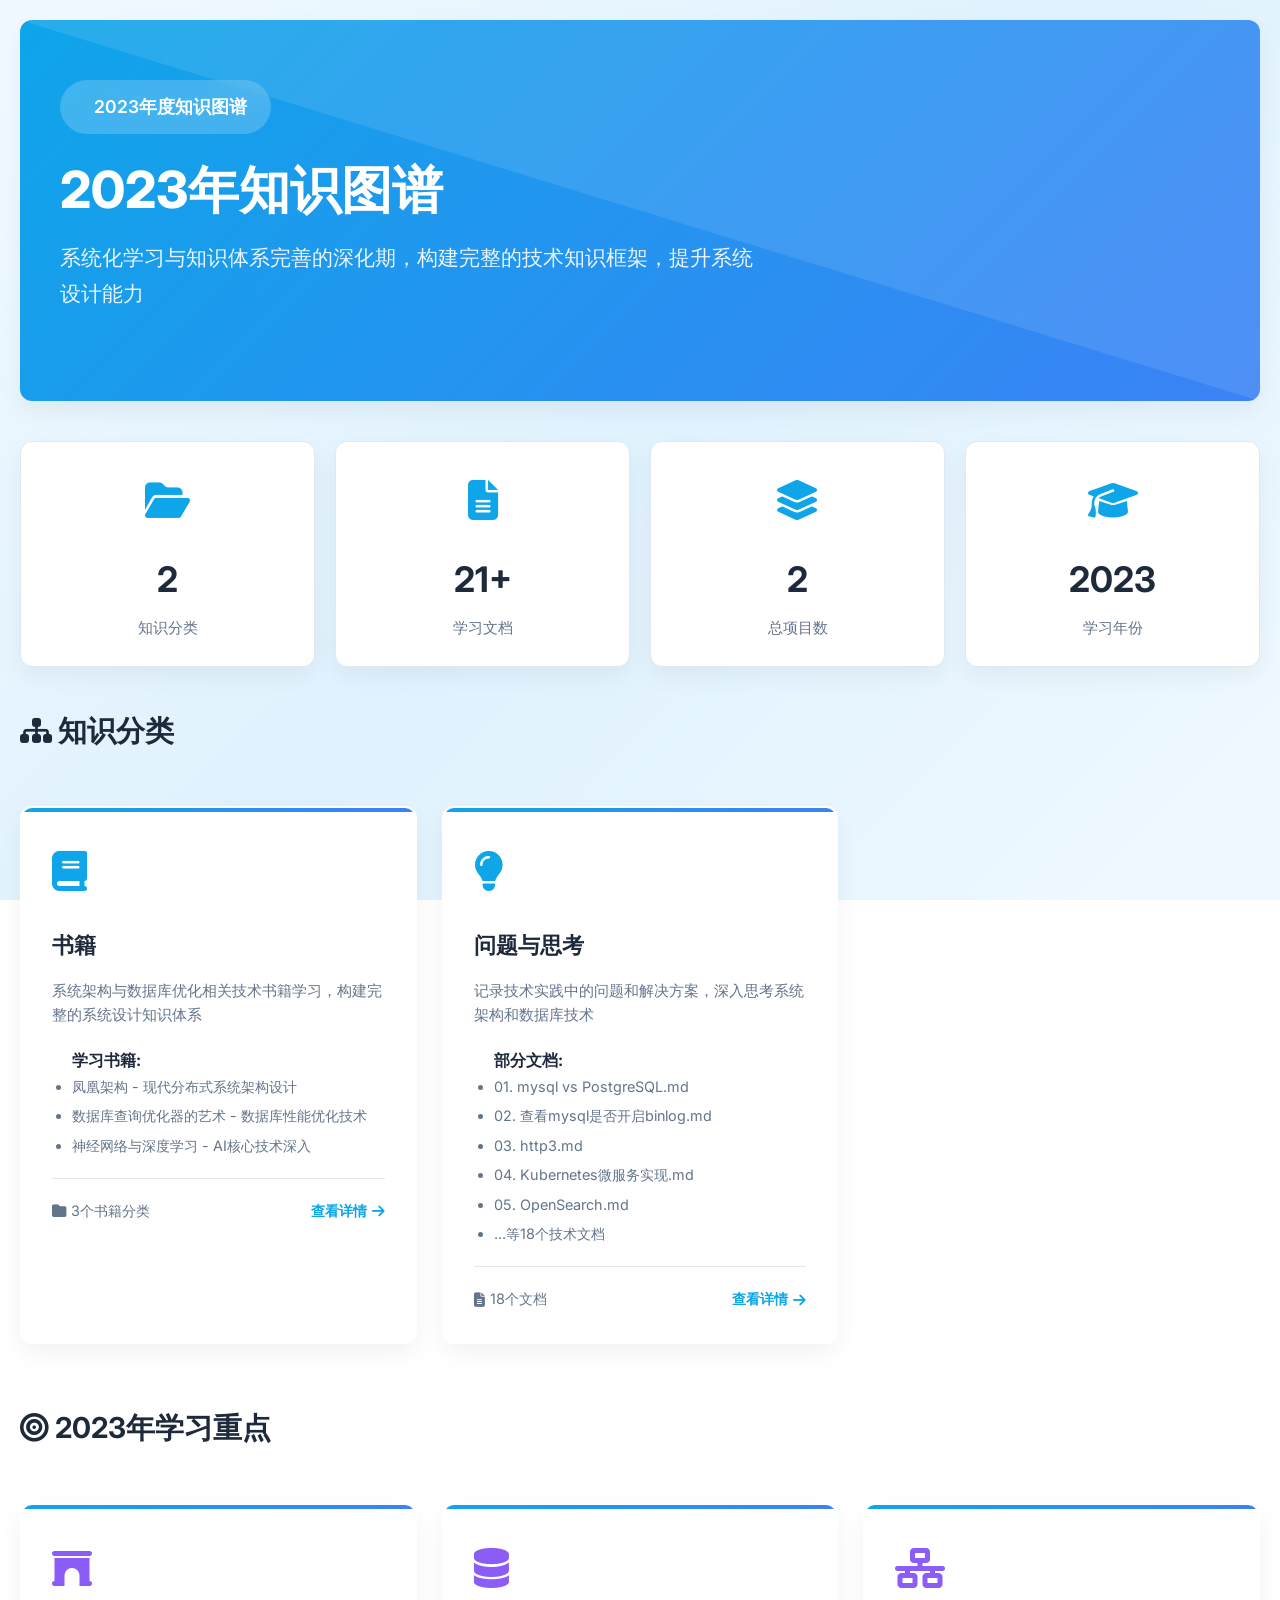
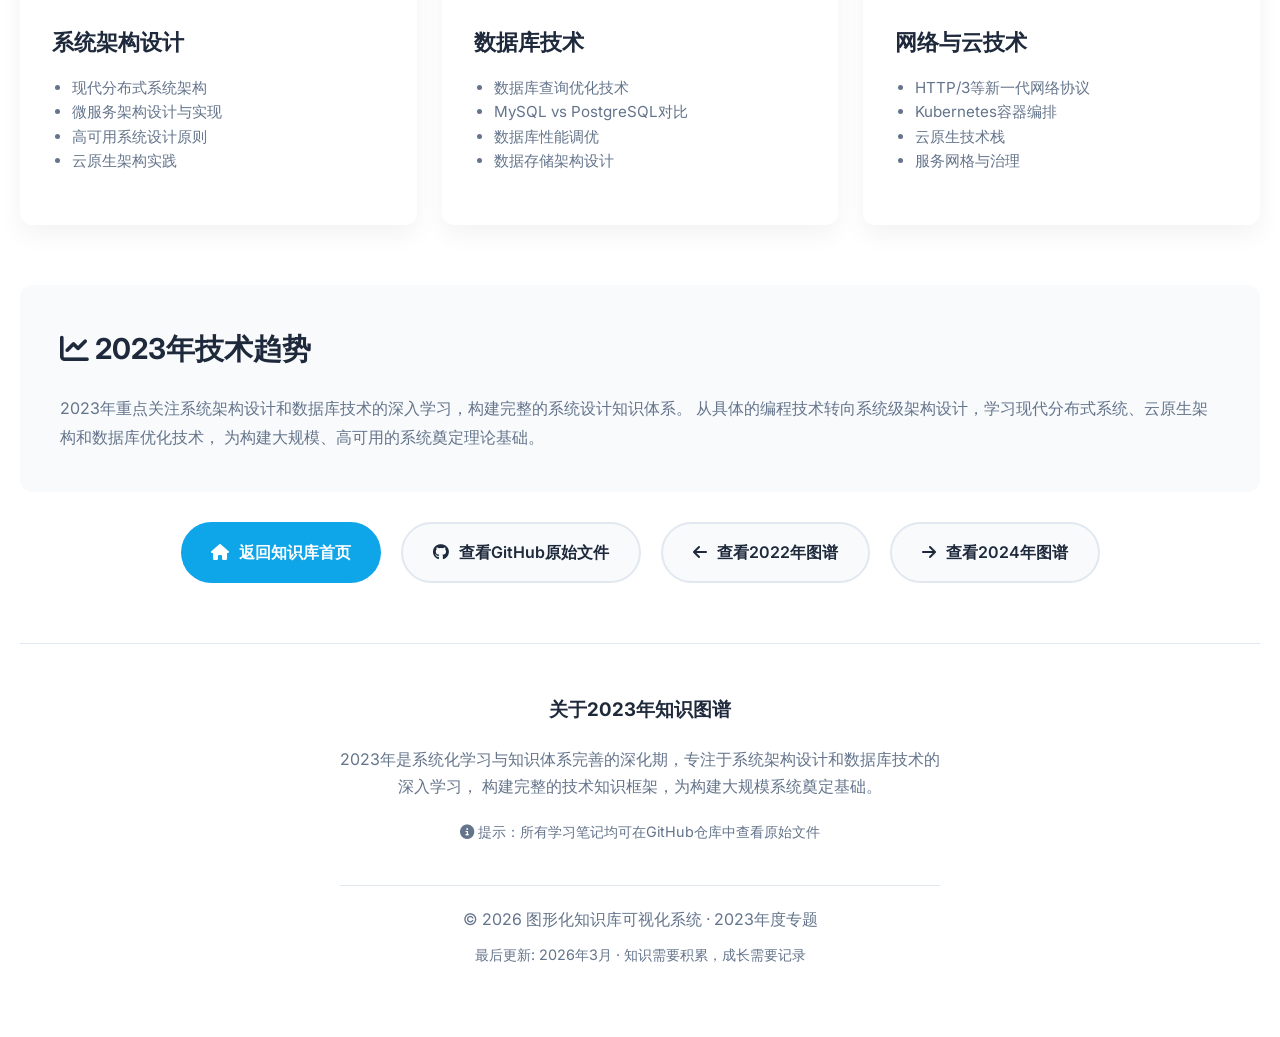
<file: 2023.html>
<!DOCTYPE html>
<html lang="zh-CN">
    <head>
        <meta charset="UTF-8">
        <meta name="viewport" content="width=device-width, initial-scale=1.0">
        <title>2023年知识图谱 - 图形化知识库可视化系统</title>
            <link rel="stylesheet" href="https://cdnjs.cloudflare.com/ajax/libs/font-awesome/6.4.0/css/all.min.css">
            <link href="https://fonts.googleapis.com/css2?family=Inter:wght@300;400;500;600;700&display=swap" rel="stylesheet">
            <style>
                :root {
                --primary: #0ea5e9;
                --secondary: #3b82f6;
                --accent: #8b5cf6;
                --light: #f8fafc;
                --dark: #1e293b;
                --gray: #64748b;
                --gray-light: #e2e8f0;
                --card-bg: #ffffff;
                --shadow: 0 10px 25px rgba(0, 0, 0, 0.05);
                --shadow-hover: 0 20px 40px rgba(0, 0, 0, 0.1);
                --radius: 12px;
                --transition: all 0.3s cubic-bezier(0.4, 0, 0.2, 1);
                }

                * {
                margin: 0;
                padding: 0;
                box-sizing: border-box;
                }

                body {
                font-family: 'Inter', -apple-system, BlinkMacSystemFont, 'Segoe UI', Roboto, sans-serif;
                line-height: 1.7;
                color: var(--dark);
                background: linear-gradient(135deg, #f0f9ff 0%, #e0f2fe 50%, #f0f9ff 100%);
                min-height: 100vh;
                background-attachment: fixed;
                }

                .container {
                max-width: 1400px;
                margin: 0 auto;
                padding: 20px;
                }

                /* 头部样式 */
                .header {
                background: linear-gradient(135deg, var(--primary), var(--secondary));
                color: white;
                border-radius: var(--radius);
                padding: 60px 40px;
                margin-bottom: 40px;
                box-shadow: var(--shadow);
                position: relative;
                overflow: hidden;
                }

                .header::before {
                content: '';
                position: absolute;
                top: 0;
                left: 0;
                right: 0;
                bottom: 0;
                background: url('data:image/svg+xml,<svg xmlns="http://www.w3.org/2000/svg" viewBox="0 0 100 100" preserveAspectRatio="none" opacity="0.1"><path d="M0,0 L100,0 L100,100 Z" fill="white"/></svg>');
                background-size: cover;
                }

                .header-content {
                position: relative;
                z-index: 1;
                }

                .year-badge {
                display: inline-flex;
                align-items: center;
                gap: 10px;
                background: rgba(255, 255, 255, 0.2);
                backdrop-filter: blur(10px);
                padding: 12px 24px;
                border-radius: 50px;
                margin-bottom: 25px;
                font-weight: 600;
                font-size: 1.1em;
                }

                .year-badge i {
                font-size: 1.2em;
                }

                h1 {
                font-size: 3.2em;
                font-weight: 800;
                margin-bottom: 20px;
                line-height: 1.2;
                }

                .subtitle {
                font-size: 1.3em;
                opacity: 0.9;
                max-width: 700px;
                margin-bottom: 30px;
                }

                /* 统计卡片 */
                .stats-grid {
                display: grid;
                grid-template-columns: repeat(auto-fit, minmax(200px, 1fr));
                gap: 20px;
                margin: 40px 0;
                }

                .stat-card {
                background: var(--card-bg);
                border-radius: var(--radius);
                padding: 25px;
                box-shadow: var(--shadow);
                transition: var(--transition);
                border: 1px solid var(--gray-light);
                text-align: center;
                }

                .stat-card:hover {
                transform: translateY(-5px);
                box-shadow: var(--shadow-hover);
                border-color: var(--primary);
                }

                .stat-icon {
                font-size: 2.5em;
                color: var(--primary);
                margin-bottom: 15px;
                }

                .stat-number {
                font-size: 2.2em;
                font-weight: 700;
                color: var(--dark);
                margin-bottom: 5px;
                }

                .stat-label {
                color: var(--gray);
                font-size: 0.95em;
                }

                /* 分类网格 */
                .categories-grid {
                display: grid;
                grid-template-columns: repeat(auto-fill, minmax(300px, 1fr));
                gap: 25px;
                margin: 50px 0;
                }

                .category-card {
                background: var(--card-bg);
                border-radius: var(--radius);
                padding: 30px;
                box-shadow: var(--shadow);
                transition: var(--transition);
                border: 2px solid transparent;
                position: relative;
                overflow: hidden;
                }

                .category-card::before {
                content: '';
                position: absolute;
                top: 0;
                left: 0;
                right: 0;
                height: 4px;
                background: linear-gradient(90deg, var(--primary), var(--secondary));
                transition: var(--transition);
                }

                .category-card:hover {
                transform: translateY(-8px);
                box-shadow: var(--shadow-hover);
                border-color: var(--primary);
                }

                .category-card:hover::before {
                height: 6px;
                }

                .category-icon {
                font-size: 2.5em;
                color: var(--primary);
                margin-bottom: 20px;
                }

                .category-title {
                font-size: 1.4em;
                font-weight: 700;
                margin-bottom: 15px;
                color: var(--dark);
                }

                .category-desc {
                color: var(--gray);
                margin-bottom: 20px;
                font-size: 0.95em;
                line-height: 1.6;
                }

                .file-list {
                margin-top: 15px;
                padding-left: 20px;
                }

                .file-list li {
                margin-bottom: 5px;
                color: var(--gray);
                font-size: 0.9em;
                }

                .category-meta {
                display: flex;
                justify-content: space-between;
                align-items: center;
                margin-top: 20px;
                padding-top: 20px;
                border-top: 1px solid var(--gray-light);
                font-size: 0.9em;
                }

                .file-count {
                display: flex;
                align-items: center;
                gap: 5px;
                color: var(--gray);
                }

                .view-link {
                color: var(--primary);
                text-decoration: none;
                font-weight: 600;
                display: flex;
                align-items: center;
                gap: 5px;
                transition: var(--transition);
                }

                .view-link:hover {
                color: var(--secondary);
                gap: 8px;
                }

                /* 页脚 */
                .footer {
                text-align: center;
                padding: 50px 20px;
                color: var(--gray);
                margin-top: 60px;
                border-top: 1px solid var(--gray-light);
                }

                .nav-buttons {
                display: flex;
                justify-content: center;
                gap: 20px;
                margin: 30px 0;
                flex-wrap: wrap;
                }

                .nav-button {
                display: inline-flex;
                align-items: center;
                gap: 10px;
                padding: 15px 30px;
                border-radius: 50px;
                text-decoration: none;
                font-weight: 600;
                transition: var(--transition);
                }

                .nav-button.primary {
                background: var(--primary);
                color: white;
                }

                .nav-button.primary:hover {
                background: var(--secondary);
                transform: translateY(-3px);
                box-shadow: 0 10px 20px rgba(14, 165, 233, 0.3);
                }

                .nav-button.secondary {
                background: var(--light);
                color: var(--dark);
                border: 2px solid var(--gray-light);
                }

                .nav-button.secondary:hover {
                border-color: var(--primary);
                color: var(--primary);
                transform: translateY(-3px);
                }

                /* 响应式设计 */
                @media (max-width: 768px) {
                .header {
                padding: 40px 20px;
                }

                h1 {
                font-size: 2.5em;
                }

                .subtitle {
                font-size: 1.1em;
                }

                .categories-grid {
                grid-template-columns: 1fr;
                }

                .stats-grid {
                grid-template-columns: repeat(2, 1fr);
                }
                }

                @media (max-width: 480px) {
                .stats-grid {
                grid-template-columns: 1fr;
                }

                .nav-buttons {
                flex-direction: column;
                align-items: stretch;
                }
                }

                /* 动画效果 */
                @keyframes fadeInUp {
                from { opacity: 0; transform: translateY(30px); }
                to { opacity: 1; transform: translateY(0); }
                }

                .animate {
                animation: fadeInUp 0.6s ease-out;
                }
            </style>
        </head>
        <body>
            <div class="container">
                <!-- 头部 -->
                <header class="header animate">
                    <div class="header-content">
                        <div class="year-badge">
                            <i class="fas fa-calendar-star"></i>
                                <span>2023年度知识图谱</span>
                                </div>

                                <h1>2023年知识图谱</h1>
                                    <p class="subtitle">系统化学习与知识体系完善的深化期，构建完整的技术知识框架，提升系统设计能力</p>
                                    </div>
                                </header>

                                <!-- 统计信息 -->
                                <div class="stats-grid">
                                    <div class="stat-card animate">
                                        <div class="stat-icon">
                                            <i class="fas fa-folder-open"></i>
                                            </div>
                                            <div class="stat-number">2</div>
                                                <div class="stat-label">知识分类</div>
                                                </div>

                                                <div class="stat-card animate">
                                                    <div class="stat-icon">
                                                        <i class="fas fa-file-alt"></i>
                                                        </div>
                                                        <div class="stat-number">21+</div>
                                                            <div class="stat-label">学习文档</div>
                                                            </div>

                                                            <div class="stat-card animate">
                                                                <div class="stat-icon">
                                                                    <i class="fas fa-layer-group"></i>
                                                                    </div>
                                                                    <div class="stat-number">2</div>
                                                                        <div class="stat-label">总项目数</div>
                                                                        </div>

                                                                        <div class="stat-card animate">
                                                                            <div class="stat-icon">
                                                                                <i class="fas fa-graduation-cap"></i>
                                                                                </div>
                                                                                <div class="stat-number">2023</div>
                                                                                    <div class="stat-label">学习年份</div>
                                                                                    </div>
                                                                                </div>

                                                                                <!-- 分类展示 -->
                                                                                <section class="animate">
                                                                                    <h2 style="color: var(--dark); margin-bottom: 30px; font-size: 1.8em;">
                                                                                        <i class="fas fa-sitemap"></i> 知识分类
                                                                                        </h2>

                                                                                        <div class="categories-grid">
                                                                                            <!-- 书籍 -->
                                                                                            <div class="category-card">
                                                                                                <div class="category-icon">
                                                                                                    <i class="fas fa-book"></i>
                                                                                                    </div>
                                                                                                    <div class="category-title">书籍</div>
                                                                                                        <div class="category-desc">系统架构与数据库优化相关技术书籍学习，构建完整的系统设计知识体系</div>

                                                                                                            <div class="file-list">
                                                                                                                <strong>学习书籍:</strong>
                                                                                                                    <ul>
                                                                                                                        <li>凤凰架构 - 现代分布式系统架构设计</li>
                                                                                                                            <li>数据库查询优化器的艺术 - 数据库性能优化技术</li>
                                                                                                                                <li>神经网络与深度学习 - AI核心技术深入</li>
                                                                                                                                </ul>
                                                                                                                            </div>

                                                                                                                            <div class="category-meta">
                                                                                                                                <div class="file-count">
                                                                                                                                    <i class="fas fa-folder"></i>
                                                                                                                                        <span>3个书籍分类</span>
                                                                                                                                        </div>
                                                                                                                                        <a href="https://github.com/jsjchai/study-notes/tree/master/2023/书籍" class="view-link" target="_blank">
                                                                                                                                            <span>查看详情</span>
                                                                                                                                                <i class="fas fa-arrow-right"></i>
                                                                                                                                                </a>
                                                                                                                                            </div>
                                                                                                                                        </div>

                                                                                                                                        <!-- 问题与思考 -->
                                                                                                                                        <div class="category-card">
                                                                                                                                            <div class="category-icon">
                                                                                                                                                <i class="fas fa-lightbulb"></i>
                                                                                                                                                </div>
                                                                                                                                                <div class="category-title">问题与思考</div>
                                                                                                                                                    <div class="category-desc">记录技术实践中的问题和解决方案，深入思考系统架构和数据库技术</div>

                                                                                                                                                        <div class="file-list">
                                                                                                                                                            <strong>部分文档:</strong>
                                                                                                                                                                <ul>
                                                                                                                                                                    <li>01. mysql vs PostgreSQL.md</li>
                                                                                                                                                                        <li>02. 查看mysql是否开启binlog.md</li>
                                                                                                                                                                            <li>03. http3.md</li>
                                                                                                                                                                                <li>04. Kubernetes微服务实现.md</li>
                                                                                                                                                                                    <li>05. OpenSearch.md</li>
                                                                                                                                                                                        <li>...等18个技术文档</li>
                                                                                                                                                                                        </ul>
                                                                                                                                                                                    </div>

                                                                                                                                                                                    <div class="category-meta">
                                                                                                                                                                                        <div class="file-count">
                                                                                                                                                                                            <i class="fas fa-file-alt"></i>
                                                                                                                                                                                                <span>18个文档</span>
                                                                                                                                                                                                </div>
                                                                                                                                                                                                <a href="https://github.com/jsjchai/study-notes/tree/master/2023/问题与思考" class="view-link" target="_blank">
                                                                                                                                                                                                    <span>查看详情</span>
                                                                                                                                                                                                        <i class="fas fa-arrow-right"></i>
                                                                                                                                                                                                        </a>
                                                                                                                                                                                                    </div>
                                                                                                                                                                                                </div>
                                                                                                                                                                                            </div>
                                                                                                                                                                                        </section>

                                                                                                                                                                                        <!-- 学习重点 -->
                                                                                                                                                                                        <section class="animate" style="margin-top: 60px;">
                                                                                                                                                                                            <h2 style="color: var(--dark); margin-bottom: 30px; font-size: 1.8em;">
                                                                                                                                                                                                <i class="fas fa-bullseye"></i> 2023年学习重点
                                                                                                                                                                                                </h2>

                                                                                                                                                                                                <div class="categories-grid">
                                                                                                                                                                                                    <div class="category-card">
                                                                                                                                                                                                        <div class="category-icon" style="color: var(--accent);">
                                                                                                                                                                                                            <i class="fas fa-archway"></i>
                                                                                                                                                                                                            </div>
                                                                                                                                                                                                            <div class="category-title">系统架构设计</div>
                                                                                                                                                                                                                <div class="category-desc">
                                                                                                                                                                                                                    <ul style="padding-left: 20px; margin-top: 10px;">
                                                                                                                                                                                                                        <li>现代分布式系统架构</li>
                                                                                                                                                                                                                            <li>微服务架构设计与实现</li>
                                                                                                                                                                                                                                <li>高可用系统设计原则</li>
                                                                                                                                                                                                                                    <li>云原生架构实践</li>
                                                                                                                                                                                                                                    </ul>
                                                                                                                                                                                                                                </div>
                                                                                                                                                                                                                            </div>

                                                                                                                                                                                                                            <div class="category-card">
                                                                                                                                                                                                                                <div class="category-icon" style="color: var(--accent);">
                                                                                                                                                                                                                                    <i class="fas fa-database"></i>
                                                                                                                                                                                                                                    </div>
                                                                                                                                                                                                                                    <div class="category-title">数据库技术</div>
                                                                                                                                                                                                                                        <div class="category-desc">
                                                                                                                                                                                                                                            <ul style="padding-left: 20px; margin-top: 10px;">
                                                                                                                                                                                                                                                <li>数据库查询优化技术</li>
                                                                                                                                                                                                                                                    <li>MySQL vs PostgreSQL对比</li>
                                                                                                                                                                                                                                                        <li>数据库性能调优</li>
                                                                                                                                                                                                                                                            <li>数据存储架构设计</li>
                                                                                                                                                                                                                                                            </ul>
                                                                                                                                                                                                                                                        </div>
                                                                                                                                                                                                                                                    </div>

                                                                                                                                                                                                                                                    <div class="category-card">
                                                                                                                                                                                                                                                        <div class="category-icon" style="color: var(--accent);">
                                                                                                                                                                                                                                                            <i class="fas fa-network-wired"></i>
                                                                                                                                                                                                                                                            </div>
                                                                                                                                                                                                                                                            <div class="category-title">网络与云技术</div>
                                                                                                                                                                                                                                                                <div class="category-desc">
                                                                                                                                                                                                                                                                    <ul style="padding-left: 20px; margin-top: 10px;">
                                                                                                                                                                                                                                                                        <li>HTTP/3等新一代网络协议</li>
                                                                                                                                                                                                                                                                            <li>Kubernetes容器编排</li>
                                                                                                                                                                                                                                                                                <li>云原生技术栈</li>
                                                                                                                                                                                                                                                                                    <li>服务网格与治理</li>
                                                                                                                                                                                                                                                                                    </ul>
                                                                                                                                                                                                                                                                                </div>
                                                                                                                                                                                                                                                                            </div>
                                                                                                                                                                                                                                                                        </div>
                                                                                                                                                                                                                                                                    </section>

                                                                                                                                                                                                                                                                    <!-- 技术趋势 -->
                                                                                                                                                                                                                                                                    <section class="animate" style="margin-top: 60px; background: var(--light); padding: 40px; border-radius: var(--radius);">
                                                                                                                                                                                                                                                                        <h2 style="color: var(--dark); margin-bottom: 20px; font-size: 1.8em;">
                                                                                                                                                                                                                                                                            <i class="fas fa-chart-line"></i> 2023年技术趋势
                                                                                                                                                                                                                                                                            </h2>
                                                                                                                                                                                                                                                                            <p style="color: var(--gray); line-height: 1.8;">
                                                                                                                                                                                                                                                                                2023年重点关注系统架构设计和数据库技术的深入学习，构建完整的系统设计知识体系。
                                                                                                                                                                                                                                                                                从具体的编程技术转向系统级架构设计，学习现代分布式系统、云原生架构和数据库优化技术，
                                                                                                                                                                                                                                                                                为构建大规模、高可用的系统奠定理论基础。
                                                                                                                                                                                                                                                                            </p>
                                                                                                                                                                                                                                                                        </section>

                                                                                                                                                                                                                                                                        <!-- 导航按钮 -->
                                                                                                                                                                                                                                                                        <div class="nav-buttons">
                                                                                                                                                                                                                                                                            <a href="index.html" class="nav-button primary">
                                                                                                                                                                                                                                                                                <i class="fas fa-home"></i>
                                                                                                                                                                                                                                                                                    返回知识库首页
                                                                                                                                                                                                                                                                                </a>

                                                                                                                                                                                                                                                                                <a href="https://github.com/jsjchai/study-notes/tree/master/2023" class="nav-button secondary" target="_blank">
                                                                                                                                                                                                                                                                                    <i class="fab fa-github"></i>
                                                                                                                                                                                                                                                                                        查看GitHub原始文件
                                                                                                                                                                                                                                                                                    </a>

                                                                                                                                                                                                                                                                                    <a href="2022.html" class="nav-button secondary">
                                                                                                                                                                                                                                                                                        <i class="fas fa-arrow-left"></i>
                                                                                                                                                                                                                                                                                            查看2022年图谱
                                                                                                                                                                                                                                                                                        </a>

                                                                                                                                                                                                                                                                                        <a href="2024.html" class="nav-button secondary">
                                                                                                                                                                                                                                                                                            <i class="fas fa-arrow-right"></i>
                                                                                                                                                                                                                                                                                                查看2024年图谱
                                                                                                                                                                                                                                                                                            </a>
                                                                                                                                                                                                                                                                                        </div>

                                                                                                                                                                                                                                                                                        <!-- 页脚 -->
                                                                                                                                                                                                                                                                                        <footer class="footer">
                                                                                                                                                                                                                                                                                            <div style="max-width: 600px; margin: 0 auto;">
                                                                                                                                                                                                                                                                                                <h3 style="margin-bottom: 20px; color: var(--dark);">关于2023年知识图谱</h3>
                                                                                                                                                                                                                                                                                                    <p style="margin-bottom: 20px;">
                                                                                                                                                                                                                                                                                                        2023年是系统化学习与知识体系完善的深化期，专注于系统架构设计和数据库技术的深入学习，
                                                                                                                                                                                                                                                                                                        构建完整的技术知识框架，为构建大规模系统奠定基础。
                                                                                                                                                                                                                                                                                                    </p>
                                                                                                                                                                                                                                                                                                    <p style="font-size: 0.9em; color: var(--gray); margin-bottom: 30px;">
                                                                                                                                                                                                                                                                                                        <i class="fas fa-info-circle"></i> 提示：所有学习笔记均可在GitHub仓库中查看原始文件
                                                                                                                                                                                                                                                                                                        </p>

                                                                                                                                                                                                                                                                                                        <div style="margin-top: 40px; padding-top: 20px; border-top: 1px solid var(--gray-light);">
                                                                                                                                                                                                                                                                                                            <p>© 2026 图形化知识库可视化系统 · 2023年度专题</p>
                                                                                                                                                                                                                                                                                                                <p style="font-size: 0.9em; margin-top: 10px; color: var(--gray);">
                                                                                                                                                                                                                                                                                                                    最后更新: 2026年3月 · 知识需要积累，成长需要记录
                                                                                                                                                                                                                                                                                                                </p>
                                                                                                                                                                                                                                                                                                            </div>
                                                                                                                                                                                                                                                                                                        </div>
                                                                                                                                                                                                                                                                                                    </footer>
                                                                                                                                                                                                                                                                                                </div>

                                                                                                                                                                                                                                                                                                <script>
                                                                                                                                                                                                                                                                                                    // 简单的交互效果
                                                                                                                                                                                                                                                                                                    document.addEventListener('DOMContentLoaded', function() {
                                                                                                                                                                                                                                                                                                    // 为所有卡片添加点击效果
                                                                                                                                                                                                                                                                                                    const cards = document.querySelectorAll('.category-card, .stat-card');
                                                                                                                                                                                                                                                                                                    cards.forEach(card => {
                                                                                                                                                                                                                                                                                                    card.addEventListener('click', function() {
                                                                                                                                                                                                                                                                                                    this.style.transform = 'scale(0.95)';
                                                                                                                                                                                                                                                                                                    setTimeout(() => {
                                                                                                                                                                                                                                                                                                    this.style.transform = '';
                                                                                                                                                                                                                                                                                                    }, 150);
                                                                                                                                                                                                                                                                                                    });
                                                                                                                                                                                                                                                                                                    });

                                                                                                                                                                                                                                                                                                    // 滚动动画
                                                                                                                                                                                                                                                                                                    const observerOptions = {
                                                                                                                                                                                                                                                                                                    threshold: 0.1,
                                                                                                                                                                                                                                                                                                    rootMargin: '0px 0px -50px 0px'
                                                                                                                                                                                                                                                                                                    };

                                                                                                                                                                                                                                                                                                    const observer = new IntersectionObserver((entries) => {
                                                                                                                                                                                                                                                                                                    entries.forEach(entry => {
                                                                                                                                                                                                                                                                                                    if (entry.isIntersecting) {
                                                                                                                                                                                                                                                                                                    entry.target.classList.add('animate');
                                                                                                                                                                                                                                                                                                    }
                                                                                                                                                                                                                                                                                                    });
                                                                                                                                                                                                                                                                                                    }, observerOptions);

                                                                                                                                                                                                                                                                                                    // 观察所有部分
                                                                                                                                                                                                                                                                                                    document.querySelectorAll('section').forEach(section => {
                                                                                                                                                                                                                                                                                                    observer.observe(section);
                                                                                                                                                                                                                                                                                                    });
                                                                                                                                                                                                                                                                                                    });
                                                                                                                                                                                                                                                                                                </script>
                                                                                                                                                                                                                                                                                            </body>
                                                                                                                                                                                                                                                                                        </html>
</file>
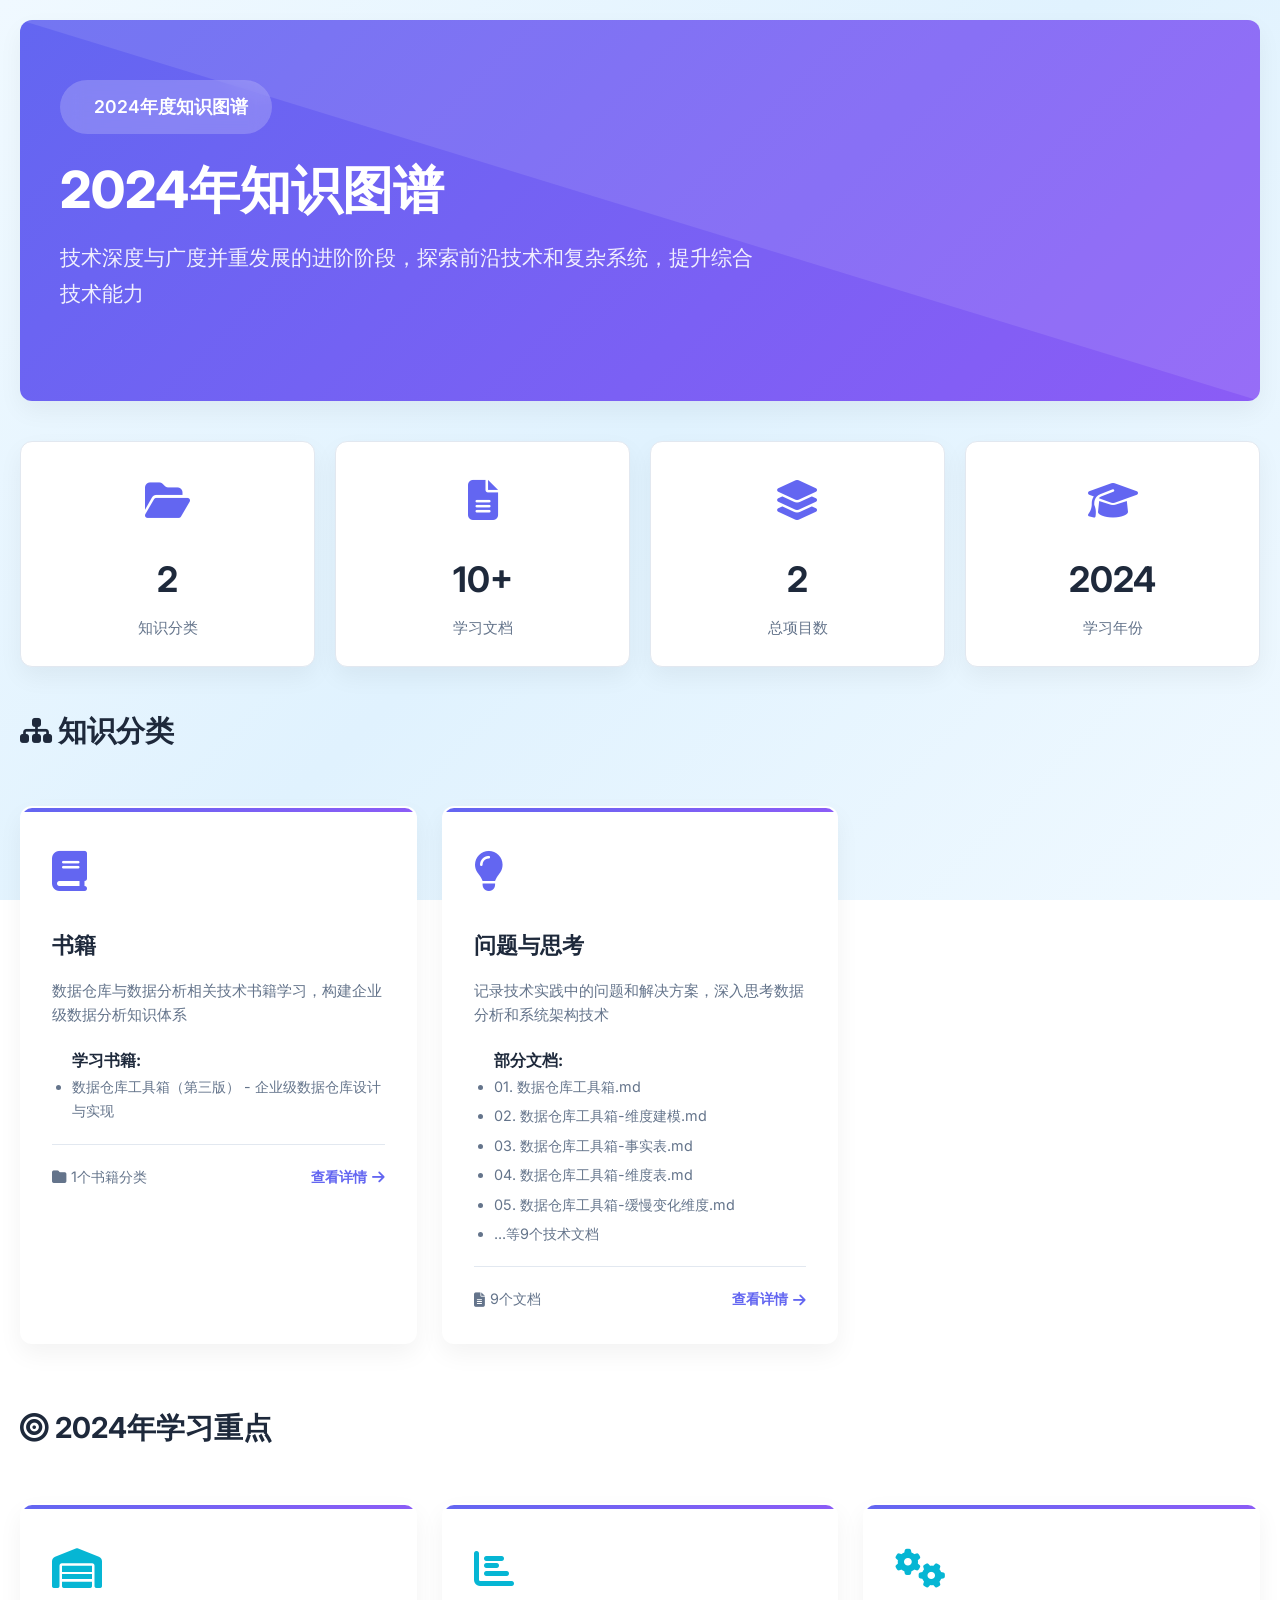
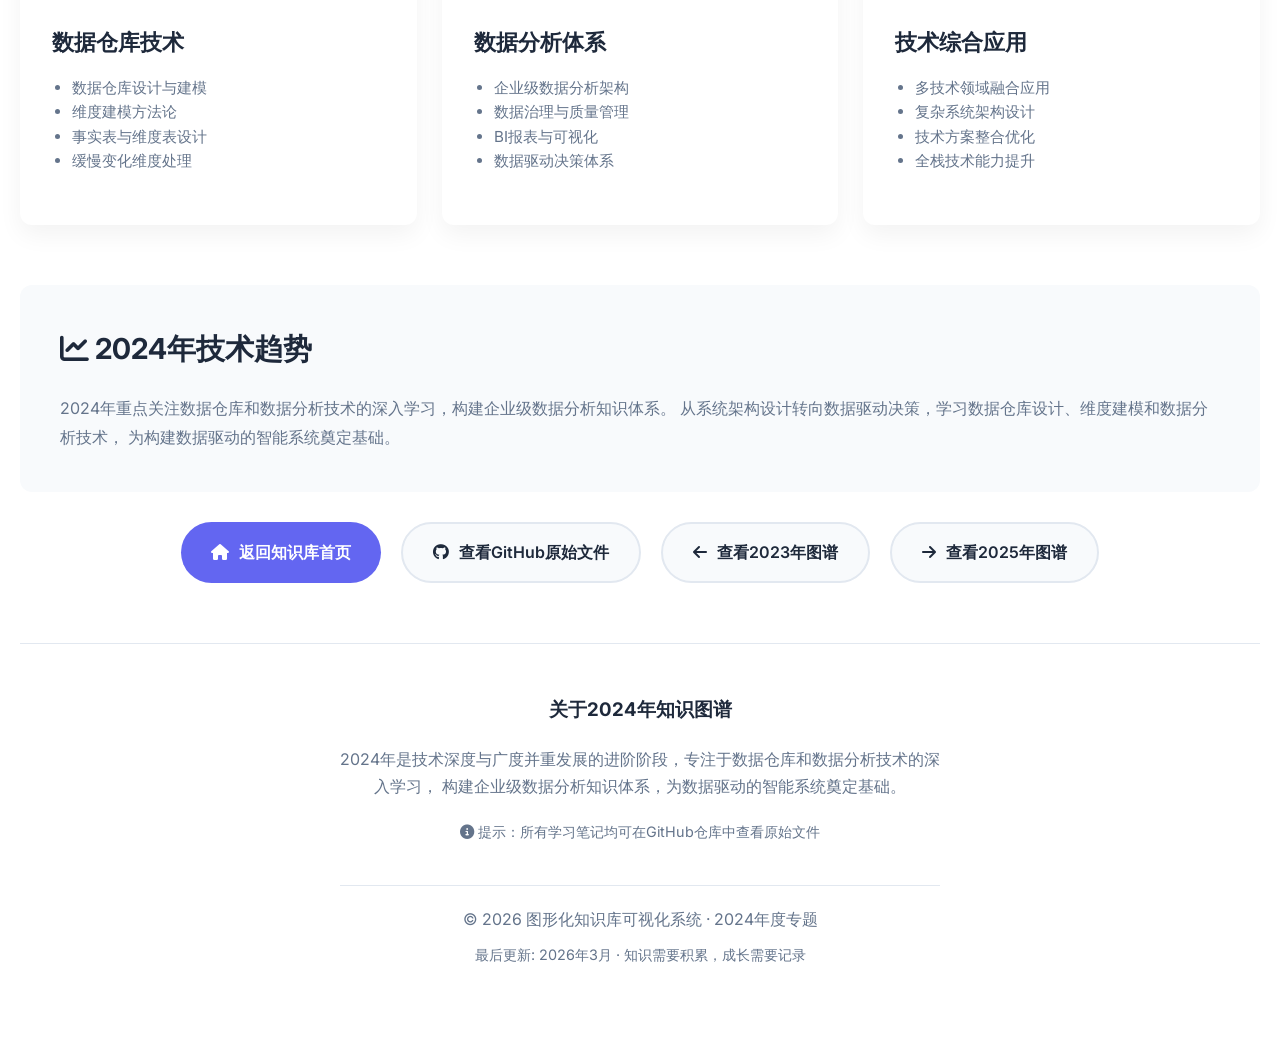
<file: 2024.html>
<!DOCTYPE html>
<html lang="zh-CN">
    <head>
        <meta charset="UTF-8">
        <meta name="viewport" content="width=device-width, initial-scale=1.0">
        <title>2024年知识图谱 - 图形化知识库可视化系统</title>
            <link rel="stylesheet" href="https://cdnjs.cloudflare.com/ajax/libs/font-awesome/6.4.0/css/all.min.css">
            <link href="https://fonts.googleapis.com/css2?family=Inter:wght@300;400;500;600;700&display=swap" rel="stylesheet">
            <style>
                :root {
                --primary: #6366f1;
                --secondary: #8b5cf6;
                --accent: #06b6d4;
                --light: #f8fafc;
                --dark: #1e293b;
                --gray: #64748b;
                --gray-light: #e2e8f0;
                --card-bg: #ffffff;
                --shadow: 0 10px 25px rgba(0, 0, 0, 0.05);
                --shadow-hover: 0 20px 40px rgba(0, 0, 0, 0.1);
                --radius: 12px;
                --transition: all 0.3s cubic-bezier(0.4, 0, 0.2, 1);
                }

                * {
                margin: 0;
                padding: 0;
                box-sizing: border-box;
                }

                body {
                font-family: 'Inter', -apple-system, BlinkMacSystemFont, 'Segoe UI', Roboto, sans-serif;
                line-height: 1.7;
                color: var(--dark);
                background: linear-gradient(135deg, #f0f9ff 0%, #e0f2fe 50%, #f0f9ff 100%);
                min-height: 100vh;
                background-attachment: fixed;
                }

                .container {
                max-width: 1400px;
                margin: 0 auto;
                padding: 20px;
                }

                /* 头部样式 */
                .header {
                background: linear-gradient(135deg, var(--primary), var(--secondary));
                color: white;
                border-radius: var(--radius);
                padding: 60px 40px;
                margin-bottom: 40px;
                box-shadow: var(--shadow);
                position: relative;
                overflow: hidden;
                }

                .header::before {
                content: '';
                position: absolute;
                top: 0;
                left: 0;
                right: 0;
                bottom: 0;
                background: url('data:image/svg+xml,<svg xmlns="http://www.w3.org/2000/svg" viewBox="0 0 100 100" preserveAspectRatio="none" opacity="0.1"><path d="M0,0 L100,0 L100,100 Z" fill="white"/></svg>');
                background-size: cover;
                }

                .header-content {
                position: relative;
                z-index: 1;
                }

                .year-badge {
                display: inline-flex;
                align-items: center;
                gap: 10px;
                background: rgba(255, 255, 255, 0.2);
                backdrop-filter: blur(10px);
                padding: 12px 24px;
                border-radius: 50px;
                margin-bottom: 25px;
                font-weight: 600;
                font-size: 1.1em;
                }

                .year-badge i {
                font-size: 1.2em;
                }

                h1 {
                font-size: 3.2em;
                font-weight: 800;
                margin-bottom: 20px;
                line-height: 1.2;
                }

                .subtitle {
                font-size: 1.3em;
                opacity: 0.9;
                max-width: 700px;
                margin-bottom: 30px;
                }

                /* 统计卡片 */
                .stats-grid {
                display: grid;
                grid-template-columns: repeat(auto-fit, minmax(200px, 1fr));
                gap: 20px;
                margin: 40px 0;
                }

                .stat-card {
                background: var(--card-bg);
                border-radius: var(--radius);
                padding: 25px;
                box-shadow: var(--shadow);
                transition: var(--transition);
                border: 1px solid var(--gray-light);
                text-align: center;
                }

                .stat-card:hover {
                transform: translateY(-5px);
                box-shadow: var(--shadow-hover);
                border-color: var(--primary);
                }

                .stat-icon {
                font-size: 2.5em;
                color: var(--primary);
                margin-bottom: 15px;
                }

                .stat-number {
                font-size: 2.2em;
                font-weight: 700;
                color: var(--dark);
                margin-bottom: 5px;
                }

                .stat-label {
                color: var(--gray);
                font-size: 0.95em;
                }

                /* 分类网格 */
                .categories-grid {
                display: grid;
                grid-template-columns: repeat(auto-fill, minmax(300px, 1fr));
                gap: 25px;
                margin: 50px 0;
                }

                .category-card {
                background: var(--card-bg);
                border-radius: var(--radius);
                padding: 30px;
                box-shadow: var(--shadow);
                transition: var(--transition);
                border: 2px solid transparent;
                position: relative;
                overflow: hidden;
                }

                .category-card::before {
                content: '';
                position: absolute;
                top: 0;
                left: 0;
                right: 0;
                height: 4px;
                background: linear-gradient(90deg, var(--primary), var(--secondary));
                transition: var(--transition);
                }

                .category-card:hover {
                transform: translateY(-8px);
                box-shadow: var(--shadow-hover);
                border-color: var(--primary);
                }

                .category-card:hover::before {
                height: 6px;
                }

                .category-icon {
                font-size: 2.5em;
                color: var(--primary);
                margin-bottom: 20px;
                }

                .category-title {
                font-size: 1.4em;
                font-weight: 700;
                margin-bottom: 15px;
                color: var(--dark);
                }

                .category-desc {
                color: var(--gray);
                margin-bottom: 20px;
                font-size: 0.95em;
                line-height: 1.6;
                }

                .file-list {
                margin-top: 15px;
                padding-left: 20px;
                }

                .file-list li {
                margin-bottom: 5px;
                color: var(--gray);
                font-size: 0.9em;
                }

                .category-meta {
                display: flex;
                justify-content: space-between;
                align-items: center;
                margin-top: 20px;
                padding-top: 20px;
                border-top: 1px solid var(--gray-light);
                font-size: 0.9em;
                }

                .file-count {
                display: flex;
                align-items: center;
                gap: 5px;
                color: var(--gray);
                }

                .view-link {
                color: var(--primary);
                text-decoration: none;
                font-weight: 600;
                display: flex;
                align-items: center;
                gap: 5px;
                transition: var(--transition);
                }

                .view-link:hover {
                color: var(--secondary);
                gap: 8px;
                }

                /* 页脚 */
                .footer {
                text-align: center;
                padding: 50px 20px;
                color: var(--gray);
                margin-top: 60px;
                border-top: 1px solid var(--gray-light);
                }

                .nav-buttons {
                display: flex;
                justify-content: center;
                gap: 20px;
                margin: 30px 0;
                flex-wrap: wrap;
                }

                .nav-button {
                display: inline-flex;
                align-items: center;
                gap: 10px;
                padding: 15px 30px;
                border-radius: 50px;
                text-decoration: none;
                font-weight: 600;
                transition: var(--transition);
                }

                .nav-button.primary {
                background: var(--primary);
                color: white;
                }

                .nav-button.primary:hover {
                background: var(--secondary);
                transform: translateY(-3px);
                box-shadow: 0 10px 20px rgba(99, 102, 241, 0.3);
                }

                .nav-button.secondary {
                background: var(--light);
                color: var(--dark);
                border: 2px solid var(--gray-light);
                }

                .nav-button.secondary:hover {
                border-color: var(--primary);
                color: var(--primary);
                transform: translateY(-3px);
                }

                /* 响应式设计 */
                @media (max-width: 768px) {
                .header {
                padding: 40px 20px;
                }

                h1 {
                font-size: 2.5em;
                }

                .subtitle {
                font-size: 1.1em;
                }

                .categories-grid {
                grid-template-columns: 1fr;
                }

                .stats-grid {
                grid-template-columns: repeat(2, 1fr);
                }
                }

                @media (max-width: 480px) {
                .stats-grid {
                grid-template-columns: 1fr;
                }

                .nav-buttons {
                flex-direction: column;
                align-items: stretch;
                }
                }

                /* 动画效果 */
                @keyframes fadeInUp {
                from { opacity: 0; transform: translateY(30px); }
                to { opacity: 1; transform: translateY(0); }
                }

                .animate {
                animation: fadeInUp 0.6s ease-out;
                }
            </style>
        </head>
        <body>
            <div class="container">
                <!-- 头部 -->
                <header class="header animate">
                    <div class="header-content">
                        <div class="year-badge">
                            <i class="fas fa-calendar-star"></i>
                                <span>2024年度知识图谱</span>
                                </div>

                                <h1>2024年知识图谱</h1>
                                    <p class="subtitle">技术深度与广度并重发展的进阶阶段，探索前沿技术和复杂系统，提升综合技术能力</p>
                                    </div>
                                </header>

                                <!-- 统计信息 -->
                                <div class="stats-grid">
                                    <div class="stat-card animate">
                                        <div class="stat-icon">
                                            <i class="fas fa-folder-open"></i>
                                            </div>
                                            <div class="stat-number">2</div>
                                                <div class="stat-label">知识分类</div>
                                                </div>

                                                <div class="stat-card animate">
                                                    <div class="stat-icon">
                                                        <i class="fas fa-file-alt"></i>
                                                        </div>
                                                        <div class="stat-number">10+</div>
                                                            <div class="stat-label">学习文档</div>
                                                            </div>

                                                            <div class="stat-card animate">
                                                                <div class="stat-icon">
                                                                    <i class="fas fa-layer-group"></i>
                                                                    </div>
                                                                    <div class="stat-number">2</div>
                                                                        <div class="stat-label">总项目数</div>
                                                                        </div>

                                                                        <div class="stat-card animate">
                                                                            <div class="stat-icon">
                                                                                <i class="fas fa-graduation-cap"></i>
                                                                                </div>
                                                                                <div class="stat-number">2024</div>
                                                                                    <div class="stat-label">学习年份</div>
                                                                                    </div>
                                                                                </div>

                                                                                <!-- 分类展示 -->
                                                                                <section class="animate">
                                                                                    <h2 style="color: var(--dark); margin-bottom: 30px; font-size: 1.8em;">
                                                                                        <i class="fas fa-sitemap"></i> 知识分类
                                                                                        </h2>

                                                                                        <div class="categories-grid">
                                                                                            <!-- 书籍 -->
                                                                                            <div class="category-card">
                                                                                                <div class="category-icon">
                                                                                                    <i class="fas fa-book"></i>
                                                                                                    </div>
                                                                                                    <div class="category-title">书籍</div>
                                                                                                        <div class="category-desc">数据仓库与数据分析相关技术书籍学习，构建企业级数据分析知识体系</div>

                                                                                                            <div class="file-list">
                                                                                                                <strong>学习书籍:</strong>
                                                                                                                    <ul>
                                                                                                                        <li>数据仓库工具箱（第三版） - 企业级数据仓库设计与实现</li>
                                                                                                                        </ul>
                                                                                                                    </div>

                                                                                                                    <div class="category-meta">
                                                                                                                        <div class="file-count">
                                                                                                                            <i class="fas fa-folder"></i>
                                                                                                                                <span>1个书籍分类</span>
                                                                                                                                </div>
                                                                                                                                <a href="https://github.com/jsjchai/study-notes/tree/master/2024/书籍" class="view-link" target="_blank">
                                                                                                                                    <span>查看详情</span>
                                                                                                                                        <i class="fas fa-arrow-right"></i>
                                                                                                                                        </a>
                                                                                                                                    </div>
                                                                                                                                </div>

                                                                                                                                <!-- 问题与思考 -->
                                                                                                                                <div class="category-card">
                                                                                                                                    <div class="category-icon">
                                                                                                                                        <i class="fas fa-lightbulb"></i>
                                                                                                                                        </div>
                                                                                                                                        <div class="category-title">问题与思考</div>
                                                                                                                                            <div class="category-desc">记录技术实践中的问题和解决方案，深入思考数据分析和系统架构技术</div>

                                                                                                                                                <div class="file-list">
                                                                                                                                                    <strong>部分文档:</strong>
                                                                                                                                                        <ul>
                                                                                                                                                            <li>01. 数据仓库工具箱.md</li>
                                                                                                                                                                <li>02. 数据仓库工具箱-维度建模.md</li>
                                                                                                                                                                    <li>03. 数据仓库工具箱-事实表.md</li>
                                                                                                                                                                        <li>04. 数据仓库工具箱-维度表.md</li>
                                                                                                                                                                            <li>05. 数据仓库工具箱-缓慢变化维度.md</li>
                                                                                                                                                                                <li>...等9个技术文档</li>
                                                                                                                                                                                </ul>
                                                                                                                                                                            </div>

                                                                                                                                                                            <div class="category-meta">
                                                                                                                                                                                <div class="file-count">
                                                                                                                                                                                    <i class="fas fa-file-alt"></i>
                                                                                                                                                                                        <span>9个文档</span>
                                                                                                                                                                                        </div>
                                                                                                                                                                                        <a href="https://github.com/jsjchai/study-notes/tree/master/2024/问题与思考" class="view-link" target="_blank">
                                                                                                                                                                                            <span>查看详情</span>
                                                                                                                                                                                                <i class="fas fa-arrow-right"></i>
                                                                                                                                                                                                </a>
                                                                                                                                                                                            </div>
                                                                                                                                                                                        </div>
                                                                                                                                                                                    </div>
                                                                                                                                                                                </section>

                                                                                                                                                                                <!-- 学习重点 -->
                                                                                                                                                                                <section class="animate" style="margin-top: 60px;">
                                                                                                                                                                                    <h2 style="color: var(--dark); margin-bottom: 30px; font-size: 1.8em;">
                                                                                                                                                                                        <i class="fas fa-bullseye"></i> 2024年学习重点
                                                                                                                                                                                        </h2>

                                                                                                                                                                                        <div class="categories-grid">
                                                                                                                                                                                            <div class="category-card">
                                                                                                                                                                                                <div class="category-icon" style="color: var(--accent);">
                                                                                                                                                                                                    <i class="fas fa-warehouse"></i>
                                                                                                                                                                                                    </div>
                                                                                                                                                                                                    <div class="category-title">数据仓库技术</div>
                                                                                                                                                                                                        <div class="category-desc">
                                                                                                                                                                                                            <ul style="padding-left: 20px; margin-top: 10px;">
                                                                                                                                                                                                                <li>数据仓库设计与建模</li>
                                                                                                                                                                                                                    <li>维度建模方法论</li>
                                                                                                                                                                                                                        <li>事实表与维度表设计</li>
                                                                                                                                                                                                                            <li>缓慢变化维度处理</li>
                                                                                                                                                                                                                            </ul>
                                                                                                                                                                                                                        </div>
                                                                                                                                                                                                                    </div>

                                                                                                                                                                                                                    <div class="category-card">
                                                                                                                                                                                                                        <div class="category-icon" style="color: var(--accent);">
                                                                                                                                                                                                                            <i class="fas fa-chart-bar"></i>
                                                                                                                                                                                                                            </div>
                                                                                                                                                                                                                            <div class="category-title">数据分析体系</div>
                                                                                                                                                                                                                                <div class="category-desc">
                                                                                                                                                                                                                                    <ul style="padding-left: 20px; margin-top: 10px;">
                                                                                                                                                                                                                                        <li>企业级数据分析架构</li>
                                                                                                                                                                                                                                            <li>数据治理与质量管理</li>
                                                                                                                                                                                                                                                <li>BI报表与可视化</li>
                                                                                                                                                                                                                                                    <li>数据驱动决策体系</li>
                                                                                                                                                                                                                                                    </ul>
                                                                                                                                                                                                                                                </div>
                                                                                                                                                                                                                                            </div>

                                                                                                                                                                                                                                            <div class="category-card">
                                                                                                                                                                                                                                                <div class="category-icon" style="color: var(--accent);">
                                                                                                                                                                                                                                                    <i class="fas fa-cogs"></i>
                                                                                                                                                                                                                                                    </div>
                                                                                                                                                                                                                                                    <div class="category-title">技术综合应用</div>
                                                                                                                                                                                                                                                        <div class="category-desc">
                                                                                                                                                                                                                                                            <ul style="padding-left: 20px; margin-top: 10px;">
                                                                                                                                                                                                                                                                <li>多技术领域融合应用</li>
                                                                                                                                                                                                                                                                    <li>复杂系统架构设计</li>
                                                                                                                                                                                                                                                                        <li>技术方案整合优化</li>
                                                                                                                                                                                                                                                                            <li>全栈技术能力提升</li>
                                                                                                                                                                                                                                                                            </ul>
                                                                                                                                                                                                                                                                        </div>
                                                                                                                                                                                                                                                                    </div>
                                                                                                                                                                                                                                                                </div>
                                                                                                                                                                                                                                                            </section>

                                                                                                                                                                                                                                                            <!-- 技术趋势 -->
                                                                                                                                                                                                                                                            <section class="animate" style="margin-top: 60px; background: var(--light); padding: 40px; border-radius: var(--radius);">
                                                                                                                                                                                                                                                                <h2 style="color: var(--dark); margin-bottom: 20px; font-size: 1.8em;">
                                                                                                                                                                                                                                                                    <i class="fas fa-chart-line"></i> 2024年技术趋势
                                                                                                                                                                                                                                                                    </h2>
                                                                                                                                                                                                                                                                    <p style="color: var(--gray); line-height: 1.8;">
                                                                                                                                                                                                                                                                        2024年重点关注数据仓库和数据分析技术的深入学习，构建企业级数据分析知识体系。
                                                                                                                                                                                                                                                                        从系统架构设计转向数据驱动决策，学习数据仓库设计、维度建模和数据分析技术，
                                                                                                                                                                                                                                                                        为构建数据驱动的智能系统奠定基础。
                                                                                                                                                                                                                                                                    </p>
                                                                                                                                                                                                                                                                </section>

                                                                                                                                                                                                                                                                <!-- 导航按钮 -->
                                                                                                                                                                                                                                                                <div class="nav-buttons">
                                                                                                                                                                                                                                                                    <a href="index.html" class="nav-button primary">
                                                                                                                                                                                                                                                                        <i class="fas fa-home"></i>
                                                                                                                                                                                                                                                                            返回知识库首页
                                                                                                                                                                                                                                                                        </a>

                                                                                                                                                                                                                                                                        <a href="https://github.com/jsjchai/study-notes/tree/master/2024" class="nav-button secondary" target="_blank">
                                                                                                                                                                                                                                                                            <i class="fab fa-github"></i>
                                                                                                                                                                                                                                                                                查看GitHub原始文件
                                                                                                                                                                                                                                                                            </a>

                                                                                                                                                                                                                                                                            <a href="2023.html" class="nav-button secondary">
                                                                                                                                                                                                                                                                                <i class="fas fa-arrow-left"></i>
                                                                                                                                                                                                                                                                                    查看2023年图谱
                                                                                                                                                                                                                                                                                </a>

                                                                                                                                                                                                                                                                                <a href="2025.html" class="nav-button secondary">
                                                                                                                                                                                                                                                                                    <i class="fas fa-arrow-right"></i>
                                                                                                                                                                                                                                                                                        查看2025年图谱
                                                                                                                                                                                                                                                                                    </a>
                                                                                                                                                                                                                                                                                </div>

                                                                                                                                                                                                                                                                                <!-- 页脚 -->
                                                                                                                                                                                                                                                                                <footer class="footer">
                                                                                                                                                                                                                                                                                    <div style="max-width: 600px; margin: 0 auto;">
                                                                                                                                                                                                                                                                                        <h3 style="margin-bottom: 20px; color: var(--dark);">关于2024年知识图谱</h3>
                                                                                                                                                                                                                                                                                            <p style="margin-bottom: 20px;">
                                                                                                                                                                                                                                                                                                2024年是技术深度与广度并重发展的进阶阶段，专注于数据仓库和数据分析技术的深入学习，
                                                                                                                                                                                                                                                                                                构建企业级数据分析知识体系，为数据驱动的智能系统奠定基础。
                                                                                                                                                                                                                                                                                            </p>
                                                                                                                                                                                                                                                                                            <p style="font-size: 0.9em; color: var(--gray); margin-bottom: 30px;">
                                                                                                                                                                                                                                                                                                <i class="fas fa-info-circle"></i> 提示：所有学习笔记均可在GitHub仓库中查看原始文件
                                                                                                                                                                                                                                                                                                </p>

                                                                                                                                                                                                                                                                                                <div style="margin-top: 40px; padding-top: 20px; border-top: 1px solid var(--gray-light);">
                                                                                                                                                                                                                                                                                                    <p>© 2026 图形化知识库可视化系统 · 2024年度专题</p>
                                                                                                                                                                                                                                                                                                        <p style="font-size: 0.9em; margin-top: 10px; color: var(--gray);">
                                                                                                                                                                                                                                                                                                            最后更新: 2026年3月 · 知识需要积累，成长需要记录
                                                                                                                                                                                                                                                                                                        </p>
                                                                                                                                                                                                                                                                                                    </div>
                                                                                                                                                                                                                                                                                                </div>
                                                                                                                                                                                                                                                                                            </footer>
                                                                                                                                                                                                                                                                                        </div>

                                                                                                                                                                                                                                                                                        <script>
                                                                                                                                                                                                                                                                                            // 简单的交互效果
                                                                                                                                                                                                                                                                                            document.addEventListener('DOMContentLoaded', function() {
                                                                                                                                                                                                                                                                                            // 为所有卡片添加点击效果
                                                                                                                                                                                                                                                                                            const cards = document.querySelectorAll('.category-card, .stat-card');
                                                                                                                                                                                                                                                                                            cards.forEach(card => {
                                                                                                                                                                                                                                                                                            card.addEventListener('click', function() {
                                                                                                                                                                                                                                                                                            this.style.transform = 'scale(0.95)';
                                                                                                                                                                                                                                                                                            setTimeout(() => {
                                                                                                                                                                                                                                                                                            this.style.transform = '';
                                                                                                                                                                                                                                                                                            }, 150);
                                                                                                                                                                                                                                                                                            });
                                                                                                                                                                                                                                                                                            });

                                                                                                                                                                                                                                                                                            // 滚动动画
                                                                                                                                                                                                                                                                                            const observerOptions = {
                                                                                                                                                                                                                                                                                            threshold: 0.1,
                                                                                                                                                                                                                                                                                            rootMargin: '0px 0px -50px 0px'
                                                                                                                                                                                                                                                                                            };

                                                                                                                                                                                                                                                                                            const observer = new IntersectionObserver((entries) => {
                                                                                                                                                                                                                                                                                            entries.forEach(entry => {
                                                                                                                                                                                                                                                                                            if (entry.isIntersecting) {
                                                                                                                                                                                                                                                                                            entry.target.classList.add('animate');
                                                                                                                                                                                                                                                                                            }
                                                                                                                                                                                                                                                                                            });
                                                                                                                                                                                                                                                                                            }, observerOptions);

                                                                                                                                                                                                                                                                                            // 观察所有部分
                                                                                                                                                                                                                                                                                            document.querySelectorAll('section').forEach(section => {
                                                                                                                                                                                                                                                                                            observer.observe(section);
                                                                                                                                                                                                                                                                                            });
                                                                                                                                                                                                                                                                                            });
                                                                                                                                                                                                                                                                                        </script>
                                                                                                                                                                                                                                                                                    </body>
                                                                                                                                                                                                                                                                                </html>
</file>
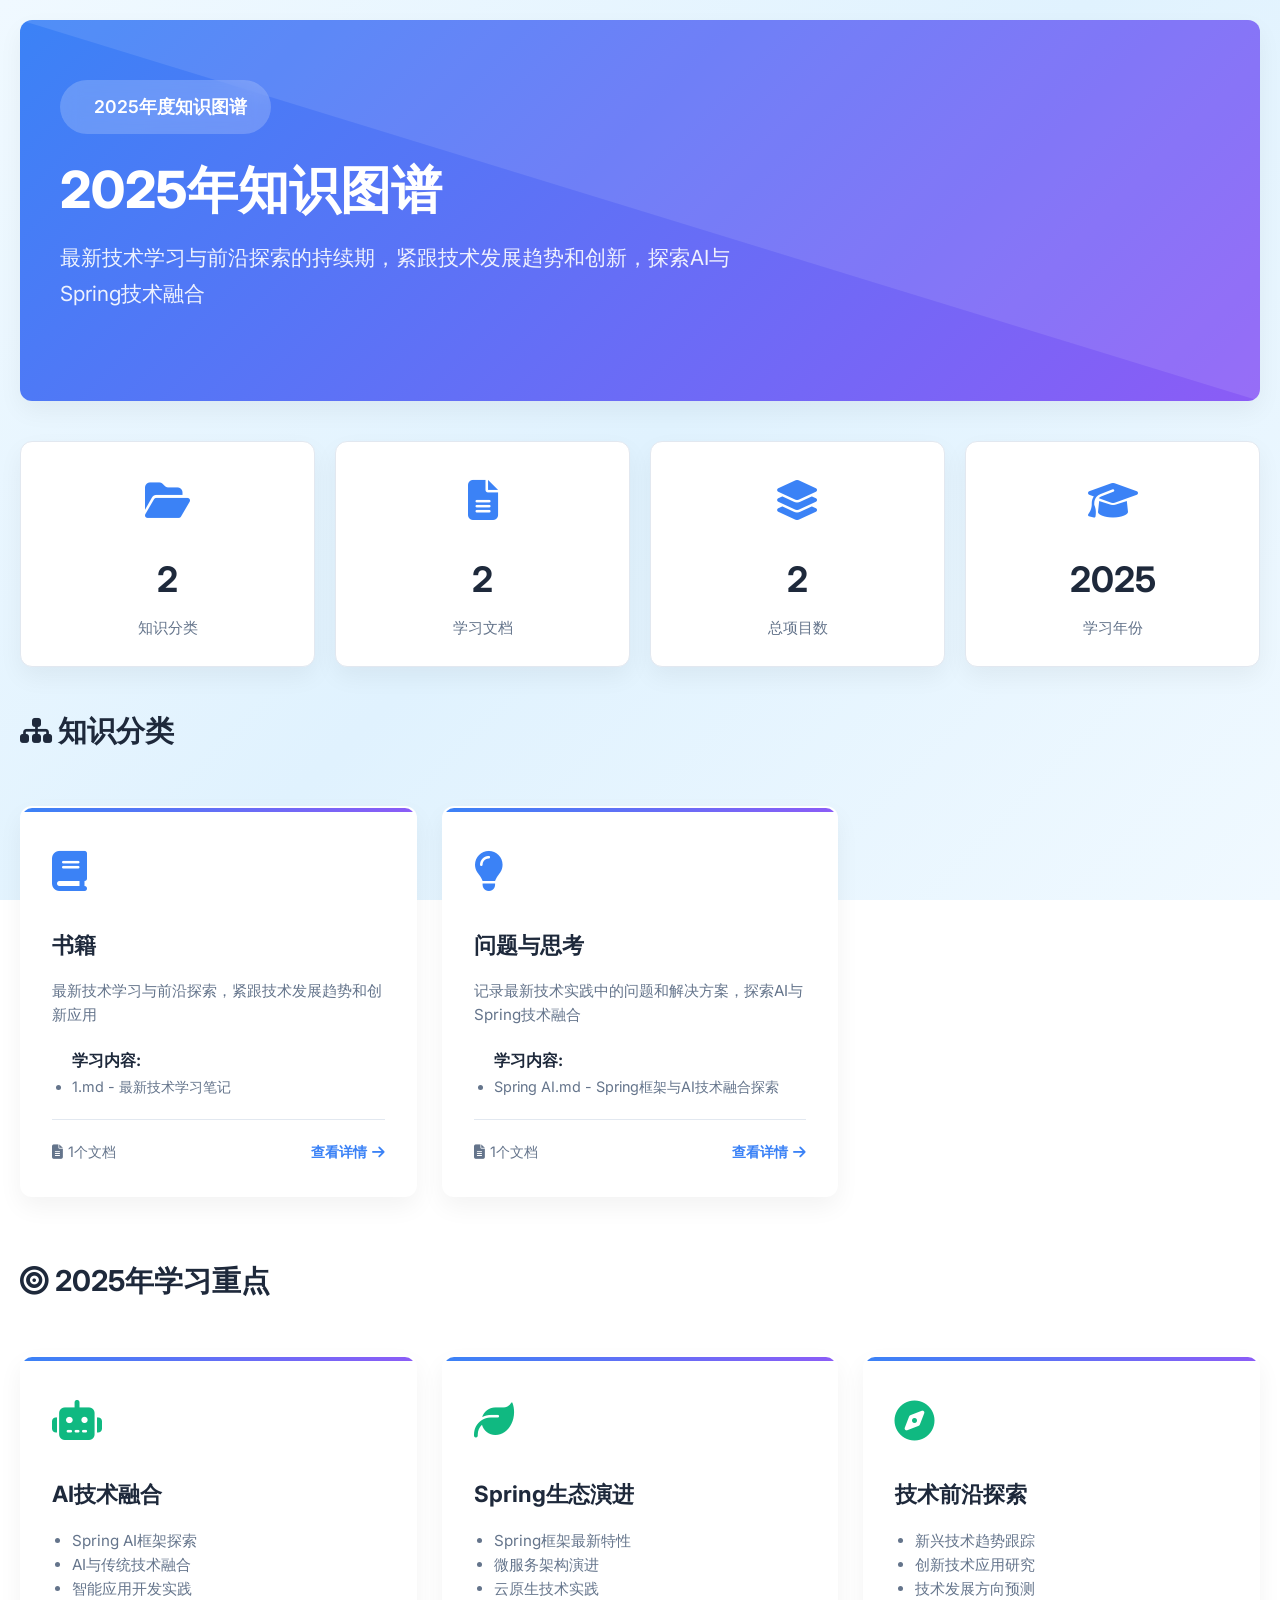
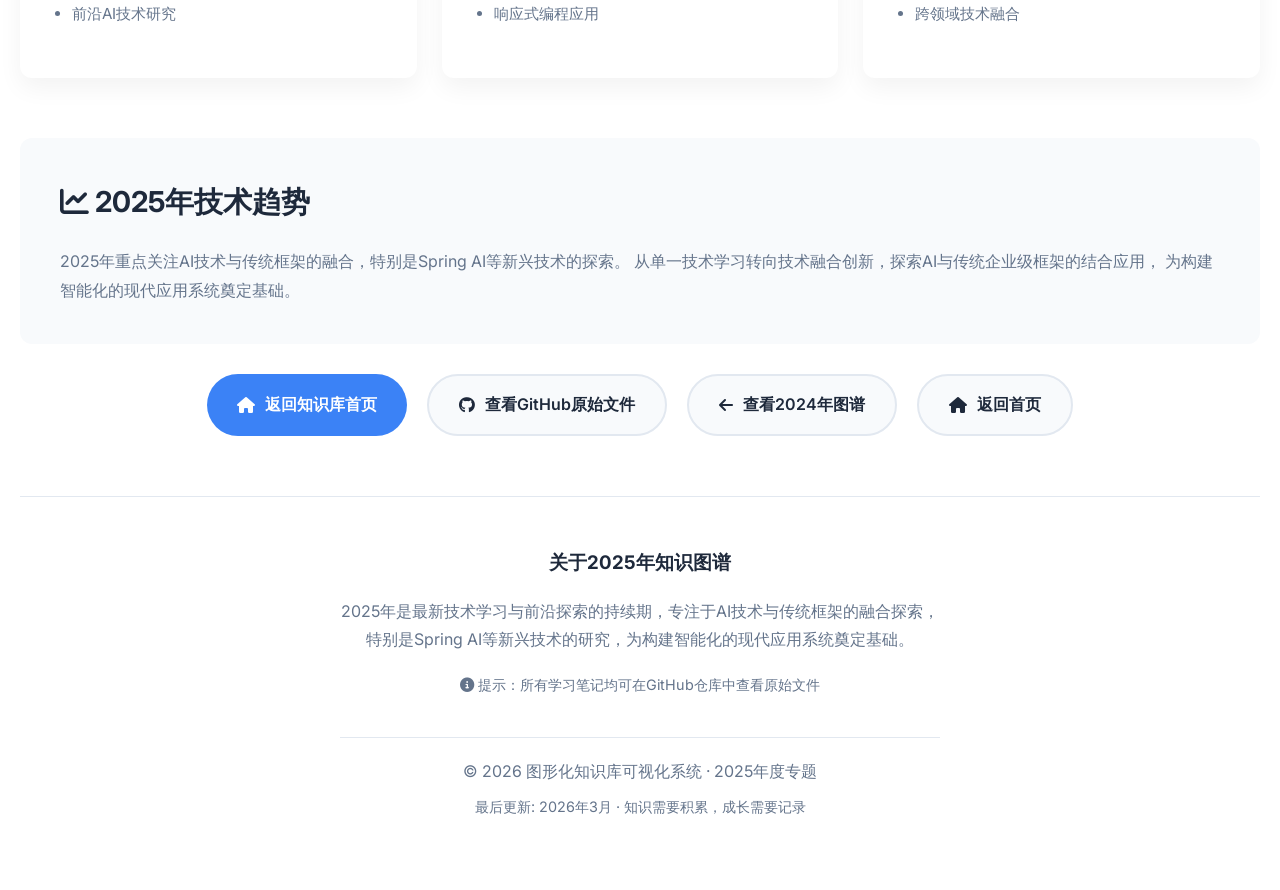
<file: 2025.html>
<!DOCTYPE html>
<html lang="zh-CN">
    <head>
        <meta charset="UTF-8">
        <meta name="viewport" content="width=device-width, initial-scale=1.0">
        <title>2025年知识图谱 - 图形化知识库可视化系统</title>
            <link rel="stylesheet" href="https://cdnjs.cloudflare.com/ajax/libs/font-awesome/6.4.0/css/all.min.css">
            <link href="https://fonts.googleapis.com/css2?family=Inter:wght@300;400;500;600;700&display=swap" rel="stylesheet">
            <style>
                :root {
                --primary: #3b82f6;
                --secondary: #8b5cf6;
                --accent: #10b981;
                --light: #f8fafc;
                --dark: #1e293b;
                --gray: #64748b;
                --gray-light: #e2e8f0;
                --card-bg: #ffffff;
                --shadow: 0 10px 25px rgba(0, 0, 0, 0.05);
                --shadow-hover: 0 20px 40px rgba(0, 0, 0, 0.1);
                --radius: 12px;
                --transition: all 0.3s cubic-bezier(0.4, 0, 0.2, 1);
                }

                * {
                margin: 0;
                padding: 0;
                box-sizing: border-box;
                }

                body {
                font-family: 'Inter', -apple-system, BlinkMacSystemFont, 'Segoe UI', Roboto, sans-serif;
                line-height: 1.7;
                color: var(--dark);
                background: linear-gradient(135deg, #f0f9ff 0%, #e0f2fe 50%, #f0f9ff 100%);
                min-height: 100vh;
                background-attachment: fixed;
                }

                .container {
                max-width: 1400px;
                margin: 0 auto;
                padding: 20px;
                }

                /* 头部样式 */
                .header {
                background: linear-gradient(135deg, var(--primary), var(--secondary));
                color: white;
                border-radius: var(--radius);
                padding: 60px 40px;
                margin-bottom: 40px;
                box-shadow: var(--shadow);
                position: relative;
                overflow: hidden;
                }

                .header::before {
                content: '';
                position: absolute;
                top: 0;
                left: 0;
                right: 0;
                bottom: 0;
                background: url('data:image/svg+xml,<svg xmlns="http://www.w3.org/2000/svg" viewBox="0 0 100 100" preserveAspectRatio="none" opacity="0.1"><path d="M0,0 L100,0 L100,100 Z" fill="white"/></svg>');
                background-size: cover;
                }

                .header-content {
                position: relative;
                z-index: 1;
                }

                .year-badge {
                display: inline-flex;
                align-items: center;
                gap: 10px;
                background: rgba(255, 255, 255, 0.2);
                backdrop-filter: blur(10px);
                padding: 12px 24px;
                border-radius: 50px;
                margin-bottom: 25px;
                font-weight: 600;
                font-size: 1.1em;
                }

                .year-badge i {
                font-size: 1.2em;
                }

                h1 {
                font-size: 3.2em;
                font-weight: 800;
                margin-bottom: 20px;
                line-height: 1.2;
                }

                .subtitle {
                font-size: 1.3em;
                opacity: 0.9;
                max-width: 700px;
                margin-bottom: 30px;
                }

                /* 统计卡片 */
                .stats-grid {
                display: grid;
                grid-template-columns: repeat(auto-fit, minmax(200px, 1fr));
                gap: 20px;
                margin: 40px 0;
                }

                .stat-card {
                background: var(--card-bg);
                border-radius: var(--radius);
                padding: 25px;
                box-shadow: var(--shadow);
                transition: var(--transition);
                border: 1px solid var(--gray-light);
                text-align: center;
                }

                .stat-card:hover {
                transform: translateY(-5px);
                box-shadow: var(--shadow-hover);
                border-color: var(--primary);
                }

                .stat-icon {
                font-size: 2.5em;
                color: var(--primary);
                margin-bottom: 15px;
                }

                .stat-number {
                font-size: 2.2em;
                font-weight: 700;
                color: var(--dark);
                margin-bottom: 5px;
                }

                .stat-label {
                color: var(--gray);
                font-size: 0.95em;
                }

                /* 分类网格 */
                .categories-grid {
                display: grid;
                grid-template-columns: repeat(auto-fill, minmax(300px, 1fr));
                gap: 25px;
                margin: 50px 0;
                }

                .category-card {
                background: var(--card-bg);
                border-radius: var(--radius);
                padding: 30px;
                box-shadow: var(--shadow);
                transition: var(--transition);
                border: 2px solid transparent;
                position: relative;
                overflow: hidden;
                }

                .category-card::before {
                content: '';
                position: absolute;
                top: 0;
                left: 0;
                right: 0;
                height: 4px;
                background: linear-gradient(90deg, var(--primary), var(--secondary));
                transition: var(--transition);
                }

                .category-card:hover {
                transform: translateY(-8px);
                box-shadow: var(--shadow-hover);
                border-color: var(--primary);
                }

                .category-card:hover::before {
                height: 6px;
                }

                .category-icon {
                font-size: 2.5em;
                color: var(--primary);
                margin-bottom: 20px;
                }

                .category-title {
                font-size: 1.4em;
                font-weight: 700;
                margin-bottom: 15px;
                color: var(--dark);
                }

                .category-desc {
                color: var(--gray);
                margin-bottom: 20px;
                font-size: 0.95em;
                line-height: 1.6;
                }

                .file-list {
                margin-top: 15px;
                padding-left: 20px;
                }

                .file-list li {
                margin-bottom: 5px;
                color: var(--gray);
                font-size: 0.9em;
                }

                .category-meta {
                display: flex;
                justify-content: space-between;
                align-items: center;
                margin-top: 20px;
                padding-top: 20px;
                border-top: 1px solid var(--gray-light);
                font-size: 0.9em;
                }

                .file-count {
                display: flex;
                align-items: center;
                gap: 5px;
                color: var(--gray);
                }

                .view-link {
                color: var(--primary);
                text-decoration: none;
                font-weight: 600;
                display: flex;
                align-items: center;
                gap: 5px;
                transition: var(--transition);
                }

                .view-link:hover {
                color: var(--secondary);
                gap: 8px;
                }

                /* 页脚 */
                .footer {
                text-align: center;
                padding: 50px 20px;
                color: var(--gray);
                margin-top: 60px;
                border-top: 1px solid var(--gray-light);
                }

                .nav-buttons {
                display: flex;
                justify-content: center;
                gap: 20px;
                margin: 30px 0;
                flex-wrap: wrap;
                }

                .nav-button {
                display: inline-flex;
                align-items: center;
                gap: 10px;
                padding: 15px 30px;
                border-radius: 50px;
                text-decoration: none;
                font-weight: 600;
                transition: var(--transition);
                }

                .nav-button.primary {
                background: var(--primary);
                color: white;
                }

                .nav-button.primary:hover {
                background: var(--secondary);
                transform: translateY(-3px);
                box-shadow: 0 10px 20px rgba(59, 130, 246, 0.3);
                }

                .nav-button.secondary {
                background: var(--light);
                color: var(--dark);
                border: 2px solid var(--gray-light);
                }

                .nav-button.secondary:hover {
                border-color: var(--primary);
                color: var(--primary);
                transform: translateY(-3px);
                }

                /* 响应式设计 */
                @media (max-width: 768px) {
                .header {
                padding: 40px 20px;
                }

                h1 {
                font-size: 2.5em;
                }

                .subtitle {
                font-size: 1.1em;
                }

                .categories-grid {
                grid-template-columns: 1fr;
                }

                .stats-grid {
                grid-template-columns: repeat(2, 1fr);
                }
                }

                @media (max-width: 480px) {
                .stats-grid {
                grid-template-columns: 1fr;
                }

                .nav-buttons {
                flex-direction: column;
                align-items: stretch;
                }
                }

                /* 动画效果 */
                @keyframes fadeInUp {
                from { opacity: 0; transform: translateY(30px); }
                to { opacity: 1; transform: translateY(0); }
                }

                .animate {
                animation: fadeInUp 0.6s ease-out;
                }
            </style>
        </head>
        <body>
            <div class="container">
                <!-- 头部 -->
                <header class="header animate">
                    <div class="header-content">
                        <div class="year-badge">
                            <i class="fas fa-calendar-star"></i>
                                <span>2025年度知识图谱</span>
                                </div>

                                <h1>2025年知识图谱</h1>
                                    <p class="subtitle">最新技术学习与前沿探索的持续期，紧跟技术发展趋势和创新，探索AI与Spring技术融合</p>
                                    </div>
                                </header>

                                <!-- 统计信息 -->
                                <div class="stats-grid">
                                    <div class="stat-card animate">
                                        <div class="stat-icon">
                                            <i class="fas fa-folder-open"></i>
                                            </div>
                                            <div class="stat-number">2</div>
                                                <div class="stat-label">知识分类</div>
                                                </div>

                                                <div class="stat-card animate">
                                                    <div class="stat-icon">
                                                        <i class="fas fa-file-alt"></i>
                                                        </div>
                                                        <div class="stat-number">2</div>
                                                            <div class="stat-label">学习文档</div>
                                                            </div>

                                                            <div class="stat-card animate">
                                                                <div class="stat-icon">
                                                                    <i class="fas fa-layer-group"></i>
                                                                    </div>
                                                                    <div class="stat-number">2</div>
                                                                        <div class="stat-label">总项目数</div>
                                                                        </div>

                                                                        <div class="stat-card animate">
                                                                            <div class="stat-icon">
                                                                                <i class="fas fa-graduation-cap"></i>
                                                                                </div>
                                                                                <div class="stat-number">2025</div>
                                                                                    <div class="stat-label">学习年份</div>
                                                                                    </div>
                                                                                </div>

                                                                                <!-- 分类展示 -->
                                                                                <section class="animate">
                                                                                    <h2 style="color: var(--dark); margin-bottom: 30px; font-size: 1.8em;">
                                                                                        <i class="fas fa-sitemap"></i> 知识分类
                                                                                        </h2>

                                                                                        <div class="categories-grid">
                                                                                            <!-- 书籍 -->
                                                                                            <div class="category-card">
                                                                                                <div class="category-icon">
                                                                                                    <i class="fas fa-book"></i>
                                                                                                    </div>
                                                                                                    <div class="category-title">书籍</div>
                                                                                                        <div class="category-desc">最新技术学习与前沿探索，紧跟技术发展趋势和创新应用</div>

                                                                                                            <div class="file-list">
                                                                                                                <strong>学习内容:</strong>
                                                                                                                    <ul>
                                                                                                                        <li>1.md - 最新技术学习笔记</li>
                                                                                                                        </ul>
                                                                                                                    </div>

                                                                                                                    <div class="category-meta">
                                                                                                                        <div class="file-count">
                                                                                                                            <i class="fas fa-file-alt"></i>
                                                                                                                                <span>1个文档</span>
                                                                                                                                </div>
                                                                                                                                <a href="https://github.com/jsjchai/study-notes/tree/master/2025/书籍" class="view-link" target="_blank">
                                                                                                                                    <span>查看详情</span>
                                                                                                                                        <i class="fas fa-arrow-right"></i>
                                                                                                                                        </a>
                                                                                                                                    </div>
                                                                                                                                </div>

                                                                                                                                <!-- 问题与思考 -->
                                                                                                                                <div class="category-card">
                                                                                                                                    <div class="category-icon">
                                                                                                                                        <i class="fas fa-lightbulb"></i>
                                                                                                                                        </div>
                                                                                                                                        <div class="category-title">问题与思考</div>
                                                                                                                                            <div class="category-desc">记录最新技术实践中的问题和解决方案，探索AI与Spring技术融合</div>

                                                                                                                                                <div class="file-list">
                                                                                                                                                    <strong>学习内容:</strong>
                                                                                                                                                        <ul>
                                                                                                                                                            <li>Spring AI.md - Spring框架与AI技术融合探索</li>
                                                                                                                                                            </ul>
                                                                                                                                                        </div>

                                                                                                                                                        <div class="category-meta">
                                                                                                                                                            <div class="file-count">
                                                                                                                                                                <i class="fas fa-file-alt"></i>
                                                                                                                                                                    <span>1个文档</span>
                                                                                                                                                                    </div>
                                                                                                                                                                    <a href="https://github.com/jsjchai/study-notes/tree/master/2025/问题与思考" class="view-link" target="_blank">
                                                                                                                                                                        <span>查看详情</span>
                                                                                                                                                                            <i class="fas fa-arrow-right"></i>
                                                                                                                                                                            </a>
                                                                                                                                                                        </div>
                                                                                                                                                                    </div>
                                                                                                                                                                </div>
                                                                                                                                                            </section>

                                                                                                                                                            <!-- 学习重点 -->
                                                                                                                                                            <section class="animate" style="margin-top: 60px;">
                                                                                                                                                                <h2 style="color: var(--dark); margin-bottom: 30px; font-size: 1.8em;">
                                                                                                                                                                    <i class="fas fa-bullseye"></i> 2025年学习重点
                                                                                                                                                                    </h2>

                                                                                                                                                                    <div class="categories-grid">
                                                                                                                                                                        <div class="category-card">
                                                                                                                                                                            <div class="category-icon" style="color: var(--accent);">
                                                                                                                                                                                <i class="fas fa-robot"></i>
                                                                                                                                                                                </div>
                                                                                                                                                                                <div class="category-title">AI技术融合</div>
                                                                                                                                                                                    <div class="category-desc">
                                                                                                                                                                                        <ul style="padding-left: 20px; margin-top: 10px;">
                                                                                                                                                                                            <li>Spring AI框架探索</li>
                                                                                                                                                                                                <li>AI与传统技术融合</li>
                                                                                                                                                                                                    <li>智能应用开发实践</li>
                                                                                                                                                                                                        <li>前沿AI技术研究</li>
                                                                                                                                                                                                        </ul>
                                                                                                                                                                                                    </div>
                                                                                                                                                                                                </div>

                                                                                                                                                                                                <div class="category-card">
                                                                                                                                                                                                    <div class="category-icon" style="color: var(--accent);">
                                                                                                                                                                                                        <i class="fas fa-leaf"></i>
                                                                                                                                                                                                        </div>
                                                                                                                                                                                                        <div class="category-title">Spring生态演进</div>
                                                                                                                                                                                                            <div class="category-desc">
                                                                                                                                                                                                                <ul style="padding-left: 20px; margin-top: 10px;">
                                                                                                                                                                                                                    <li>Spring框架最新特性</li>
                                                                                                                                                                                                                        <li>微服务架构演进</li>
                                                                                                                                                                                                                            <li>云原生技术实践</li>
                                                                                                                                                                                                                                <li>响应式编程应用</li>
                                                                                                                                                                                                                                </ul>
                                                                                                                                                                                                                            </div>
                                                                                                                                                                                                                        </div>

                                                                                                                                                                                                                        <div class="category-card">
                                                                                                                                                                                                                            <div class="category-icon" style="color: var(--accent);">
                                                                                                                                                                                                                                <i class="fas fa-compass"></i>
                                                                                                                                                                                                                                </div>
                                                                                                                                                                                                                                <div class="category-title">技术前沿探索</div>
                                                                                                                                                                                                                                    <div class="category-desc">
                                                                                                                                                                                                                                        <ul style="padding-left: 20px; margin-top: 10px;">
                                                                                                                                                                                                                                            <li>新兴技术趋势跟踪</li>
                                                                                                                                                                                                                                                <li>创新技术应用研究</li>
                                                                                                                                                                                                                                                    <li>技术发展方向预测</li>
                                                                                                                                                                                                                                                        <li>跨领域技术融合</li>
                                                                                                                                                                                                                                                        </ul>
                                                                                                                                                                                                                                                    </div>
                                                                                                                                                                                                                                                </div>
                                                                                                                                                                                                                                            </div>
                                                                                                                                                                                                                                        </section>

                                                                                                                                                                                                                                        <!-- 技术趋势 -->
                                                                                                                                                                                                                                        <section class="animate" style="margin-top: 60px; background: var(--light); padding: 40px; border-radius: var(--radius);">
                                                                                                                                                                                                                                            <h2 style="color: var(--dark); margin-bottom: 20px; font-size: 1.8em;">
                                                                                                                                                                                                                                                <i class="fas fa-chart-line"></i> 2025年技术趋势
                                                                                                                                                                                                                                                </h2>
                                                                                                                                                                                                                                                <p style="color: var(--gray); line-height: 1.8;">
                                                                                                                                                                                                                                                    2025年重点关注AI技术与传统框架的融合，特别是Spring AI等新兴技术的探索。
                                                                                                                                                                                                                                                    从单一技术学习转向技术融合创新，探索AI与传统企业级框架的结合应用，
                                                                                                                                                                                                                                                    为构建智能化的现代应用系统奠定基础。
                                                                                                                                                                                                                                                </p>
                                                                                                                                                                                                                                            </section>

                                                                                                                                                                                                                                            <!-- 导航按钮 -->
                                                                                                                                                                                                                                            <div class="nav-buttons">
                                                                                                                                                                                                                                                <a href="index.html" class="nav-button primary">
                                                                                                                                                                                                                                                    <i class="fas fa-home"></i>
                                                                                                                                                                                                                                                        返回知识库首页
                                                                                                                                                                                                                                                    </a>

                                                                                                                                                                                                                                                    <a href="https://github.com/jsjchai/study-notes/tree/master/2025"                class="nav-button secondary" target="_blank">
                                                                                                                                                                                                                                                        <i class="fab fa-github"></i>
                                                                                                                                                                                                                                                            查看GitHub原始文件
                                                                                                                                                                                                                                                        </a>

                                                                                                                                                                                                                                                        <a href="2024.html" class="nav-button secondary">
                                                                                                                                                                                                                                                            <i class="fas fa-arrow-left"></i>
                                                                                                                                                                                                                                                                查看2024年图谱
                                                                                                                                                                                                                                                            </a>

                                                                                                                                                                                                                                                            <a href="index.html" class="nav-button secondary">
                                                                                                                                                                                                                                                                <i class="fas fa-home"></i>
                                                                                                                                                                                                                                                                    返回首页
                                                                                                                                                                                                                                                                </a>
                                                                                                                                                                                                                                                            </div>

                                                                                                                                                                                                                                                            <!-- 页脚 -->
                                                                                                                                                                                                                                                            <footer class="footer">
                                                                                                                                                                                                                                                                <div style="max-width: 600px; margin: 0 auto;">
                                                                                                                                                                                                                                                                    <h3 style="margin-bottom: 20px; color: var(--dark);">关于2025年知识图谱</h3>
                                                                                                                                                                                                                                                                        <p style="margin-bottom: 20px;">
                                                                                                                                                                                                                                                                            2025年是最新技术学习与前沿探索的持续期，专注于AI技术与传统框架的融合探索，
                                                                                                                                                                                                                                                                            特别是Spring AI等新兴技术的研究，为构建智能化的现代应用系统奠定基础。
                                                                                                                                                                                                                                                                        </p>
                                                                                                                                                                                                                                                                        <p style="font-size: 0.9em; color: var(--gray); margin-bottom: 30px;">
                                                                                                                                                                                                                                                                            <i class="fas fa-info-circle"></i> 提示：所有学习笔记均可在GitHub仓库中查看原始文件
                                                                                                                                                                                                                                                                            </p>

                                                                                                                                                                                                                                                                            <div style="margin-top: 40px; padding-top: 20px; border-top: 1px solid var(--gray-light);">
                                                                                                                                                                                                                                                                                <p>© 2026 图形化知识库可视化系统 · 2025年度专题</p>
                                                                                                                                                                                                                                                                                    <p style="font-size: 0.9em; margin-top: 10px; color: var(--gray);">
                                                                                                                                                                                                                                                                                        最后更新: 2026年3月 · 知识需要积累，成长需要记录
                                                                                                                                                                                                                                                                                    </p>
                                                                                                                                                                                                                                                                                </div>
                                                                                                                                                                                                                                                                            </div>
                                                                                                                                                                                                                                                                        </footer>
                                                                                                                                                                                                                                                                    </div>

                                                                                                                                                                                                                                                                    <script>
                                                                                                                                                                                                                                                                        // 简单的交互效果
                                                                                                                                                                                                                                                                        document.addEventListener('DOMContentLoaded', function() {
                                                                                                                                                                                                                                                                        // 为所有卡片添加点击效果
                                                                                                                                                                                                                                                                        const cards = document.querySelectorAll('.category-card, .stat-card');
                                                                                                                                                                                                                                                                        cards.forEach(card => {
                                                                                                                                                                                                                                                                        card.addEventListener('click', function() {
                                                                                                                                                                                                                                                                        this.style.transform = 'scale(0.95)';
                                                                                                                                                                                                                                                                        setTimeout(() => {
                                                                                                                                                                                                                                                                        this.style.transform = '';
                                                                                                                                                                                                                                                                        }, 150);
                                                                                                                                                                                                                                                                        });
                                                                                                                                                                                                                                                                        });

                                                                                                                                                                                                                                                                        // 滚动动画
                                                                                                                                                                                                                                                                        const observerOptions = {
                                                                                                                                                                                                                                                                        threshold: 0.1,
                                                                                                                                                                                                                                                                        rootMargin: '0px 0px -50px 0px'
                                                                                                                                                                                                                                                                        };

                                                                                                                                                                                                                                                                        const observer = new IntersectionObserver((entries) => {
                                                                                                                                                                                                                                                                        entries.forEach(entry => {
                                                                                                                                                                                                                                                                        if (entry.isIntersecting) {
                                                                                                                                                                                                                                                                        entry.target.classList.add('animate');
                                                                                                                                                                                                                                                                        }
                                                                                                                                                                                                                                                                        });
                                                                                                                                                                                                                                                                        }, observerOptions);

                                                                                                                                                                                                                                                                        // 观察所有部分
                                                                                                                                                                                                                                                                        document.querySelectorAll('section').forEach(section => {
                                                                                                                                                                                                                                                                        observer.observe(section);
                                                                                                                                                                                                                                                                        });
                                                                                                                                                                                                                                                                        });
                                                                                                                                                                                                                                                                    </script>
                                                                                                                                                                                                                                                                </body>
                                                                                                                                                                                                                                                            </html>
</file>
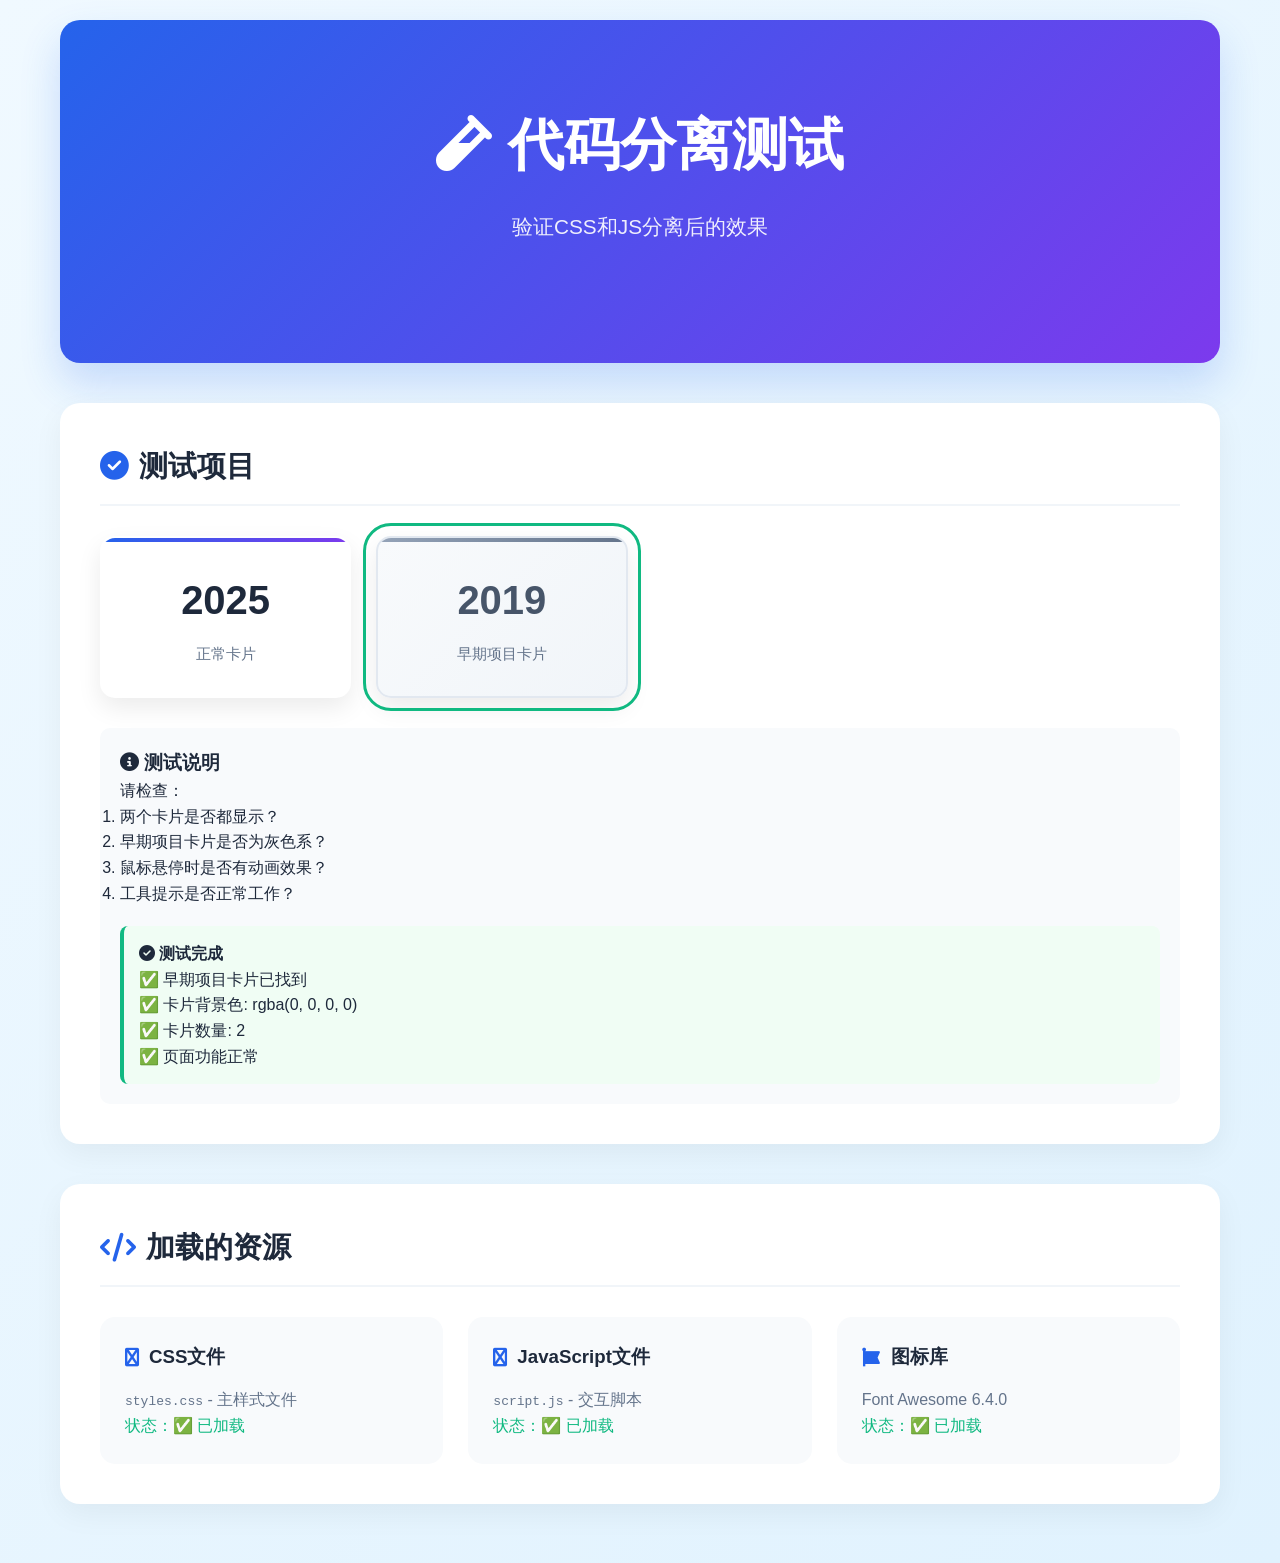
<file: test-separation.html>
<!DOCTYPE html>
<html lang="zh-CN">
<head>
    <meta charset="UTF-8">
    <meta name="viewport" content="width=device-width, initial-scale=1.0">
    <title>测试代码分离效果</title>
    <link rel="stylesheet" href="https://cdnjs.cloudflare.com/ajax/libs/font-awesome/6.4.0/css/all.min.css">
    <link rel="stylesheet" href="styles.css">
</head>
<body>
    <div class="container">
        <header class="hero">
            <h1><i class="fas fa-vial"></i> 代码分离测试</h1>
            <p class="subtitle">验证CSS和JS分离后的效果</p>
        </header>
        
        <section class="section">
            <h2><i class="fas fa-check-circle"></i> 测试项目</h2>
            
            <div class="year-grid">
                <!-- 测试正常年份卡片 -->
                <div class="year-card tooltip">
                    <div class="year-number">2025</div>
                    <div class="year-desc">正常卡片</div>
                    <span class="tooltip-text">正常年份卡片样式</span>
                </div>
                
                <!-- 测试早期项目卡片 -->
                <div class="year-card early-project tooltip">
                    <div class="year-number">2019</div>
                    <div class="year-desc">早期项目卡片</div>
                    <span class="tooltip-text">早期项目卡片样式（应显示灰色系）</span>
                </div>
            </div>
            
            <div style="margin-top: 30px; padding: 20px; background: var(--light); border-radius: 10px;">
                <h3><i class="fas fa-info-circle"></i> 测试说明</h3>
                <p>请检查：</p>
                <ol>
                    <li>两个卡片是否都显示？</li>
                    <li>早期项目卡片是否为灰色系？</li>
                    <li>鼠标悬停时是否有动画效果？</li>
                    <li>工具提示是否正常工作？</li>
                </ol>
                
                <div id="test-results" style="margin-top: 20px; padding: 15px; border-radius: 8px; background: #f0fdf4; border-left: 4px solid #10b981;">
                    <h4><i class="fas fa-spinner fa-spin"></i> 正在测试...</h4>
                    <p>等待JavaScript加载...</p>
                </div>
            </div>
        </section>
        
        <section class="section">
            <h2><i class="fas fa-code"></i> 加载的资源</h2>
            <div class="features">
                <div class="feature">
                    <h3><i class="fas fa-css3"></i> CSS文件</h3>
                    <p><code>styles.css</code> - 主样式文件</p>
                    <p id="css-status">状态：检查中...</p>
                </div>
                <div class="feature">
                    <h3><i class="fas fa-js"></i> JavaScript文件</h3>
                    <p><code>script.js</code> - 交互脚本</p>
                    <p id="js-status">状态：检查中...</p>
                </div>
                <div class="feature">
                    <h3><i class="fas fa-font-awesome"></i> 图标库</h3>
                    <p>Font Awesome 6.4.0</p>
                    <p id="fa-status">状态：检查中...</p>
                </div>
            </div>
        </section>
    </div>
    
    <script src="script.js"></script>
    
    <script>
        // 测试脚本
        window.addEventListener('load', function() {
            console.log('测试页面加载完成');
            
            const results = document.getElementById('test-results');
            const cssStatus = document.getElementById('css-status');
            const jsStatus = document.getElementById('js-status');
            const faStatus = document.getElementById('fa-status');
            
            // 测试CSS加载
            const stylesheets = document.styleSheets;
            let cssLoaded = false;
            let faLoaded = false;
            
            for (let i = 0; i < stylesheets.length; i++) {
                const href = stylesheets[i].href;
                if (href && href.includes('styles.css')) {
                    cssLoaded = true;
                    cssStatus.textContent = '状态：✅ 已加载';
                    cssStatus.style.color = '#10b981';
                }
                if (href && href.includes('font-awesome')) {
                    faLoaded = true;
                    faStatus.textContent = '状态：✅ 已加载';
                    faStatus.style.color = '#10b981';
                }
            }
            
            if (!cssLoaded) {
                cssStatus.textContent = '状态：❌ 未加载';
                cssStatus.style.color = '#ef4444';
            }
            
            if (!faLoaded) {
                faStatus.textContent = '状态：❌ 未加载';
                faStatus.style.color = '#ef4444';
            }
            
            // 测试JS加载
            if (typeof window.addEventListener === 'function') {
                jsStatus.textContent = '状态：✅ 已加载';
                jsStatus.style.color = '#10b981';
            } else {
                jsStatus.textContent = '状态：❌ 未加载';
                jsStatus.style.color = '#ef4444';
            }
            
            // 测试早期项目卡片
            const earlyProjectCard = document.querySelector('.year-card.early-project');
            if (earlyProjectCard) {
                const computedStyle = window.getComputedStyle(earlyProjectCard);
                const bgColor = computedStyle.backgroundColor;
                
                results.innerHTML = `
                    <h4><i class="fas fa-check-circle"></i> 测试完成</h4>
                    <p>✅ 早期项目卡片已找到</p>
                    <p>✅ 卡片背景色: ${bgColor}</p>
                    <p>✅ 卡片数量: ${document.querySelectorAll('.year-card').length}</p>
                    <p>✅ 页面功能正常</p>
                `;
                results.style.background = '#f0fdf4';
                results.style.borderLeftColor = '#10b981';
                
                // 高亮显示早期项目卡片
                earlyProjectCard.style.outline = '3px solid #10b981';
                earlyProjectCard.style.outlineOffset = '10px';
                
                setTimeout(() => {
                    earlyProjectCard.style.outline = '';
                }, 5000);
            } else {
                results.innerHTML = `
                    <h4><i class="fas fa-exclamation-triangle"></i> 发现问题</h4>
                    <p>❌ 未找到早期项目卡片</p>
                    <p>可能原因：</p>
                    <ol>
                        <li>CSS未正确加载</li>
                        <li>HTML结构问题</li>
                        <li>类名不匹配</li>
                    </ol>
                `;
                results.style.background = '#fef3c7';
                results.style.borderLeftColor = '#f59e0b';
            }
            
            console.log('测试完成，结果已更新');
        });
    </script>
</body>
</html>
</file>
<file: styles.css>
/* 主样式文件 - knowledge-graph-visualizer */
:root {
    --primary: #2563eb;
    --secondary: #7c3aed;
    --light: #f8fafc;
    --dark: #1e293b;
    --gray: #64748b;
    --gray-light: #e2e8f0;
    --radius: 20px;
    --shadow: 0 10px 30px rgba(0, 0, 0, 0.05);
    --shadow-hover: 0 20px 40px rgba(0, 0, 0, 0.15);
    --transition: all 0.3s ease;
}

* {
    margin: 0;
    padding: 0;
    box-sizing: border-box;
}

body {
    font-family: -apple-system, BlinkMacSystemFont, 'Segoe UI', Roboto, 'Helvetica Neue', Arial, sans-serif;
    line-height: 1.6;
    color: var(--dark);
    background: linear-gradient(135deg, #f0f9ff 0%, #e0f2fe 100%);
    min-height: 100vh;
}

.container {
    max-width: 1200px;
    margin: 0 auto;
    padding: 20px;
}

/* 头部样式 */
.hero {
    text-align: center;
    padding: 80px 20px;
    background: linear-gradient(135deg, var(--primary), var(--secondary));
    color: white;
    border-radius: var(--radius);
    margin-bottom: 40px;
    box-shadow: 0 20px 40px rgba(37, 99, 235, 0.2);
}

.hero h1 {
    font-size: 3.5em;
    margin-bottom: 20px;
    font-weight: 800;
}

.hero .subtitle {
    font-size: 1.3em;
    opacity: 0.9;
    max-width: 600px;
    margin: 0 auto 40px;
}

/* 统计卡片 */
.stats {
    display: flex;
    justify-content: center;
    gap: 30px;
    margin: 40px 0;
    flex-wrap: wrap;
}

.stat-card {
    background: rgba(255, 255, 255, 0.15);
    backdrop-filter: blur(10px);
    padding: 25px;
    border-radius: 15px;
    text-align: center;
    min-width: 160px;
    border: 1px solid rgba(255, 255, 255, 0.2);
    transition: var(--transition);
}

.stat-card:hover {
    transform: translateY(-5px);
}

.stat-number {
    font-size: 2.8em;
    font-weight: bold;
    margin-bottom: 10px;
}

.stat-label {
    font-size: 0.95em;
    opacity: 0.9;
}

/* 内容区域 */
.section {
    background: white;
    padding: 40px;
    border-radius: var(--radius);
    margin: 40px 0;
    box-shadow: var(--shadow);
}

.section h2 {
    color: var(--dark);
    font-size: 1.8em;
    margin-bottom: 30px;
    padding-bottom: 15px;
    border-bottom: 2px solid #f1f5f9;
    display: flex;
    align-items: center;
    gap: 10px;
}

.section h2 i {
    color: var(--primary);
}

/* 年份网格 */
.year-grid {
    display: grid;
    grid-template-columns: repeat(auto-fill, minmax(220px, 1fr));
    gap: 25px;
    margin: 30px 0;
}

.year-card {
    background: white;
    border-radius: 15px;
    padding: 30px;
    text-align: center;
    text-decoration: none;
    color: var(--dark);
    box-shadow: 0 10px 25px rgba(0, 0, 0, 0.08);
    transition: var(--transition);
    border: 2px solid transparent;
    position: relative;
    overflow: hidden;
}

.year-card::before {
    content: '';
    position: absolute;
    top: 0;
    left: 0;
    right: 0;
    height: 4px;
    background: linear-gradient(90deg, var(--primary), var(--secondary));
    transition: var(--transition);
}

.year-card:hover {
    transform: translateY(-10px);
    box-shadow: var(--shadow-hover);
    border-color: var(--primary);
}

.year-card:hover::before {
    height: 6px;
}

.year-number {
    font-size: 2.5em;
    font-weight: 800;
    margin-bottom: 10px;
}

.year-desc {
    color: var(--gray);
    font-size: 0.95em;
}

/* 早期项目卡片样式 */
.year-card.early-project {
    background: linear-gradient(135deg, #f8fafc, #f1f5f9);
    border: 2px solid #e2e8f0;
}

.year-card.early-project::before {
    background: linear-gradient(90deg, #94a3b8, #64748b);
}

.year-card.early-project:hover {
    border-color: #64748b;
    background: linear-gradient(135deg, #f1f5f9, #e2e8f0);
}

.year-card.early-project .year-number {
    color: #475569;
}

.year-card.early-project .year-desc {
    color: #64748b;
}

/* 特性网格 */
.features {
    display: grid;
    grid-template-columns: repeat(auto-fit, minmax(250px, 1fr));
    gap: 25px;
    margin-top: 30px;
}

.feature {
    padding: 25px;
    background: var(--light);
    border-radius: 15px;
    transition: var(--transition);
}

.feature:hover {
    transform: translateY(-5px);
    box-shadow: var(--shadow);
}

.feature h3 {
    color: var(--dark);
    margin-bottom: 15px;
    display: flex;
    align-items: center;
    gap: 10px;
}

.feature h3 i {
    color: var(--primary);
}

.feature p {
    color: var(--gray);
    line-height: 1.6;
}

/* GitHub按钮 */
.github-btn {
    display: inline-flex;
    align-items: center;
    gap: 12px;
    background: var(--dark);
    color: white;
    padding: 15px 30px;
    border-radius: 10px;
    text-decoration: none;
    font-weight: 600;
    margin: 30px 0;
    transition: var(--transition);
}

.github-btn:hover {
    background: #0f172a;
    transform: translateY(-3px);
    box-shadow: 0 10px 20px rgba(0, 0, 0, 0.2);
}

.github-btn i {
    font-size: 1.2em;
}

/* 工具提示 */
.tooltip {
    position: relative;
    display: inline-block;
}

.tooltip .tooltip-text {
    visibility: hidden;
    width: 200px;
    background-color: var(--dark);
    color: white;
    text-align: center;
    border-radius: 6px;
    padding: 10px;
    position: absolute;
    z-index: 1;
    bottom: 125%;
    left: 50%;
    transform: translateX(-50%);
    opacity: 0;
    transition: opacity 0.3s;
    font-size: 0.9em;
}

.tooltip:hover .tooltip-text {
    visibility: visible;
    opacity: 1;
}

/* 页脚 */
footer {
    text-align: center;
    padding: 50px 20px;
    color: var(--gray);
    margin-top: 60px;
    border-top: 1px solid var(--gray-light);
}

/* 动画效果 */
@keyframes fadeIn {
    from { opacity: 0; transform: translateY(20px); }
    to { opacity: 1; transform: translateY(0); }
}

.fade-in {
    animation: fadeIn 0.6s ease-out;
}

.delay-1 { animation-delay: 0.1s; }
.delay-2 { animation-delay: 0.2s; }
.delay-3 { animation-delay: 0.3s; }

/* 响应式设计 */
@media (max-width: 768px) {
    .hero {
        padding: 40px 20px;
    }
    
    .hero h1 {
        font-size: 2.5em;
    }
    
    .hero .subtitle {
        font-size: 1.1em;
    }
    
    .year-grid {
        grid-template-columns: 1fr;
    }
    
    .stats {
        gap: 15px;
    }
    
    .stat-card {
        min-width: 140px;
        padding: 20px;
    }
    
    .stat-number {
        font-size: 2.2em;
    }
    
    .section {
        padding: 25px;
    }
    
    .features {
        grid-template-columns: 1fr;
    }
}

@media (max-width: 480px) {
    .hero {
        padding: 30px 15px;
    }
    
    .hero h1 {
        font-size: 2em;
    }
    
    .stat-card {
        min-width: 120px;
        padding: 15px;
    }
    
    .github-btn {
        width: 100%;
        justify-content: center;
    }
}
</file>
